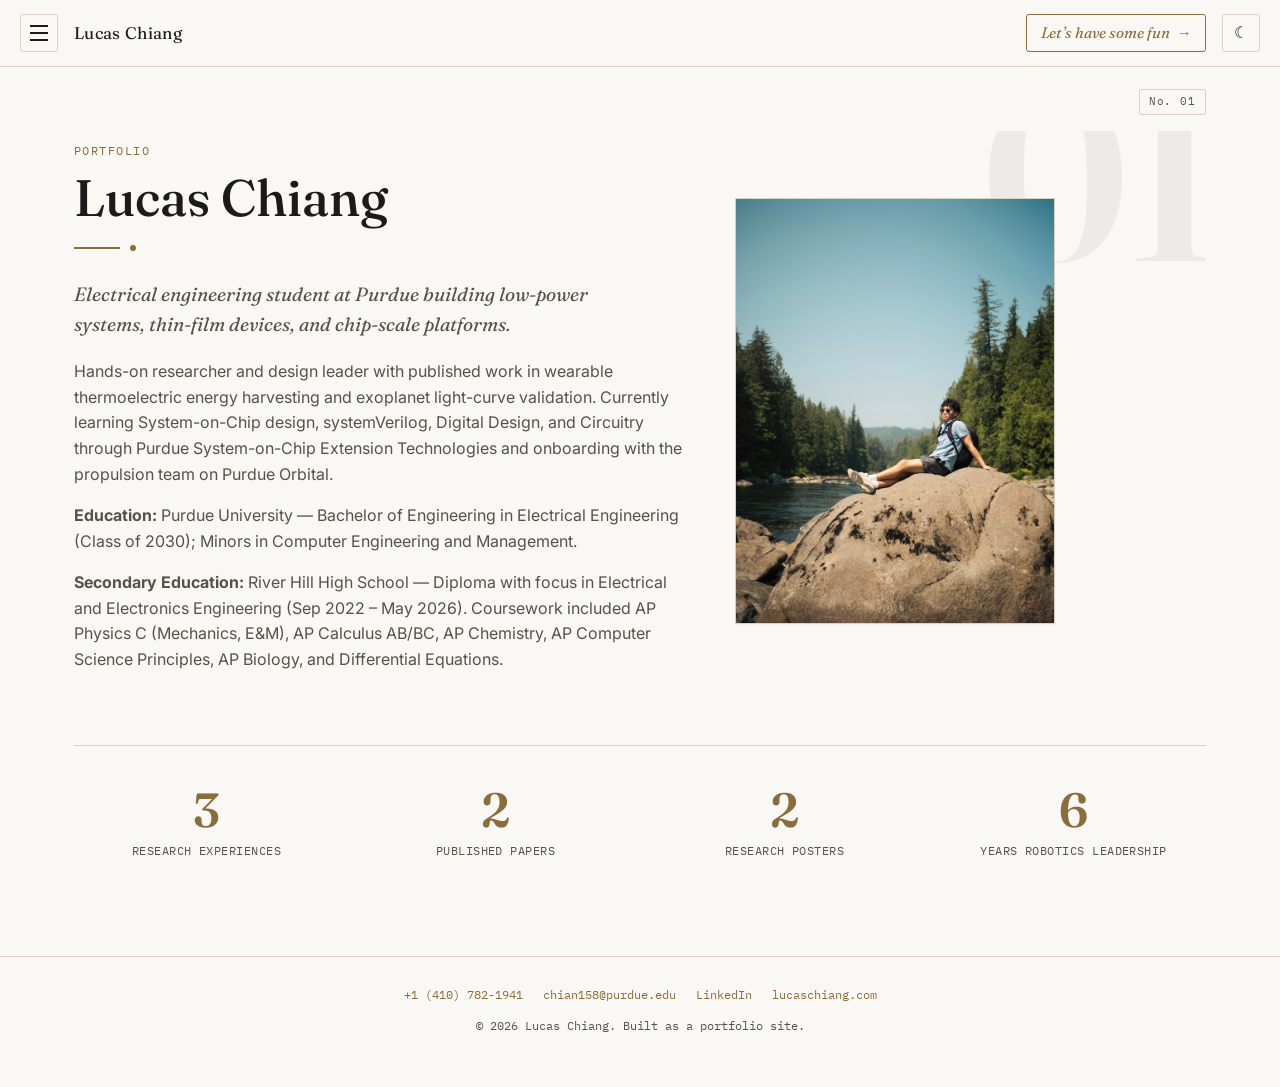
<file: index.html>
<!DOCTYPE html>
<html lang="en">
<head>
<script>
  (function () {
    var stored = localStorage.getItem('theme');
    var prefersDark = window.matchMedia('(prefers-color-scheme: dark)').matches;
    document.documentElement.setAttribute('data-theme', stored || (prefersDark ? 'dark' : 'light'));
  })();
</script>
<meta charset="UTF-8" />
<meta name="viewport" content="width=device-width, initial-scale=1.0" />
<title>Lucas Chiang — Portfolio</title>
<meta name="description" content="Lucas Chiang — Electrical Engineering student at Purdue University. Research in wearable thermoelectrics, thin films, exoplanet validation, and chip design.">
<link rel="icon" type="image/svg+xml" href="assets/favicon.svg">
<link rel="preconnect" href="https://fonts.googleapis.com">
<link rel="preconnect" href="https://fonts.gstatic.com" crossorigin>
<link href="https://fonts.googleapis.com/css2?family=Fraunces:ital,opsz,wght@0,9..144,400;0,9..144,500;0,9..144,600;1,9..144,500&family=IBM+Plex+Mono:wght@400;500&family=Inter:wght@400;500;600&display=swap" rel="stylesheet">
<link rel="stylesheet" href="style.css">
</head>
<body>

  <!-- Top bar -->
  <header class="topbar">
    <button class="menu-btn" id="menuBtn" aria-label="Open navigation" aria-expanded="false" aria-controls="navPanel">
      <span class="menu-line"></span>
      <span class="menu-line"></span>
      <span class="menu-line"></span>
    </button>
    <span class="topbar-title">Lucas Chiang</span>
    <span class="topbar-spacer" aria-hidden="true"></span>
    <a class="fun-link" href="fun.html">Let’s have some fun <span aria-hidden="true">→</span></a>
    <button class="theme-toggle" id="themeToggle" aria-label="Toggle dark mode">☾</button>
  </header>

  <!-- Slide-in nav panel, styled like a catalog index -->
  <nav class="nav-panel" id="navPanel" aria-hidden="true">
    <ol class="nav-list">
      <li><a href="#home" data-page="home"><span class="nav-num">01</span><span class="nav-label">Home</span></a></li>
      <li><a href="#research" data-page="research"><span class="nav-num">02</span><span class="nav-label">Research Projects</span></a></li>
      <li><a href="#experience" data-page="experience"><span class="nav-num">03</span><span class="nav-label">Experience &amp; Leadership</span></a></li>
      <li><a href="#skills" data-page="skills"><span class="nav-num">04</span><span class="nav-label">Skills</span></a></li>
      <li><a href="#timeline" data-page="timeline"><span class="nav-num">05</span><span class="nav-label">Interactive Timeline</span></a></li>
      <li><a href="assets/resume.pdf" target="_blank" rel="noopener"><span class="nav-num">06</span><span class="nav-label">Resume</span></a></li>
      <li><a href="fun.html" class="nav-fun"><span class="nav-num">07</span><span class="nav-label">Let’s have some fun</span></a></li>
    </ol>
  </nav>
  <div class="nav-overlay" id="navOverlay"></div>

  <main>
    <!-- HOME -->
    <section class="page" id="home" data-page="home">
      <div class="card-tab">No. 01</div>
      <div class="page-inner home-layout">
        <span class="page-num-bg" aria-hidden="true">01</span>
        <div class="home-text">
          <p class="eyebrow">Portfolio</p>
          <h1>Lucas Chiang</h1>
          <div class="title-rule"></div>
          <p class="tagline">Electrical engineering student at Purdue building low-power systems, thin-film devices, and chip-scale platforms.</p>
          <p class="body-copy">
            Hands-on researcher and design leader with published work in wearable thermoelectric energy harvesting
            and exoplanet light-curve validation. Currently learning System-on-Chip design, systemVerilog, Digital 
            Design, and Circuitry through Purdue System-on-Chip Extension Technologies and onboarding with the 
            propulsion team on Purdue Orbital.
          </p>
          <p class="body-copy">
            <strong>Education:</strong> Purdue University — Bachelor of Engineering in Electrical Engineering
            (Class of 2030); Minors in Computer Engineering and Management.
          </p>
          <p class="body-copy">
            <strong>Secondary Education:</strong> River Hill High School — Diploma with focus in Electrical and
            Electronics Engineering (Sep 2022 – May 2026). Coursework included AP Physics C (Mechanics, E&amp;M),
            AP Calculus AB/BC, AP Chemistry, AP Computer Science Principles, AP Biology, and Differential Equations.
          </p>
        </div>
        <figure class="photo-placeholder">
            <img src="assets/DSC_4863.jpg" alt="Lucas Chiang" class="photo-box photo-img">
        </figure>
      </div>

      <div class="stat-row">
        <div class="stat-block">
          <p class="stat-number">3</p>
          <p class="stat-label">Research Experiences</p>
        </div>
        <div class="stat-block">
          <p class="stat-number">2</p>
          <p class="stat-label">Published Papers</p>
        </div>
        <div class="stat-block">
          <p class="stat-number">2</p>
          <p class="stat-label">Research Posters</p>
        </div>
        <div class="stat-block">
          <p class="stat-number">6</p>
          <p class="stat-label">Years Robotics Leadership</p>
        </div>
      </div>
    </section>

    <!-- RESEARCH PROJECTS -->
    <section class="page" id="research" data-page="research">
      <div class="card-tab">No. 02</div>
      <div class="page-inner">
        <span class="page-num-bg" aria-hidden="true">02</span>
        <p class="eyebrow">Section 02</p>
        <h1>Research Projects</h1>
        <div class="title-rule"></div>

        <div class="entry-grid">
          <article class="entry">
            <figure class="photo-placeholder">
              <img src="assets/Thermoelectric.jpg" alt="Thermoelectric generator setup" class="photo-box photo-img">
            </figure>
            <h2>Sustainable Wearable Electronics — Thermoelectric Power Systems</h2>
            <p class="entry-meta">University of Maryland, Baltimore County — July 2025 – August 2026 · Baltimore, MD</p>
            <p class="body-copy">
              Designed a PCB/IC platform on a breadboard that generates an electrical pulse every few minutes
              using thermoelectric generators (TEGs)—sufficient to power a wearable electrocardiograph long
              enough to capture a reading. Led PCB fabrication and tested 10 trials across 4 TEG configurations
              with 3+ controlled environmental variables to identify the most efficient array.
            </p>
            <p class="body-copy">
              Published as: <em>"Utilization of Commercial Peltier Thermoelectric Generators
              for Continuous Wearable Device Use,"</em> Oxford Journal of Student Scholarship,
              June 2026. Found no significant gain from series TEGs but a clear improvement from heat sinks.
              <a href="https://www.oxfordjss.org/june-2026-vol-8-issue-2/utilization-of-commercial-peltier-thermoelectric-generators-for-continuous-wearable-device-use" target="_blank" rel="noopener">Read the publication →</a>
            </p>
          </article>

          <article class="entry">
            <figure class="photo-placeholder">
              <img src="assets/cmo-poster.jpg" alt="Research poster: Modulation of Electrical Transport and Structural Properties of CaMnO3 Epitaxial Thin Films" class="photo-box photo-img">
              <figcaption>Poster presented at Towson University — <a href="assets/cmo-thin-film-poster.pdf" target="_blank" rel="noopener">view full PDF</a></figcaption>
            </figure>
            <h2>Calcium Manganese Oxide Thin Films</h2>
            <p class="entry-meta">Towson University — July 2025 – August 2025 · Towson, MD</p>
            <p class="body-copy">
              Fabricated 10 CMO thin-film metal-oxide samples via pulsed laser deposition and measured
              electrical resistance with the four-point probe method. Gained ISO 7 clean-room experience
              while fluorinating 5+ films by spin-coating. Collaborated with graduate researchers to
              correlate structural properties (X-ray diffraction) with electrical transport behavior.
            </p>
          </article>

          <article class="entry">
            <figure class="photo-placeholder">
              <img src="assets/20201218_image2_lg.jpg" alt="Observatory / exoplanet research imagery" class="photo-box photo-img">
            </figure>
            <h2>Exoplanet Light Curve Validation (TOI 5868.01)</h2>
            <p class="entry-meta">George Mason University — Summer 2024 · Fairfax, VA</p>
            <p class="body-copy">
              Examined ground-based light-curve data from the George Mason Telescope with AstroImageJ
              to validate a TESS Object of Interest as a candidate exoplanet. Built a Python Jupyter
              Notebook pipeline that formatted 100+ images into light-curve data and performed the
              preliminary analysis of TOI 5868.01.
            </p>
            <p class="body-copy">
              Published as: <em>"Ground-Based Light Curve Follow-Up Validation Observations
              of TESS Object of Interest (TOI) 5868.01,"</em> George Mason MARS Repository,
              August 2024. Concluded a high likelihood that TOI 5868.01 is a genuine exoplanet,
              while noting further work is needed to rule out a false positive.
              <a href="https://digitalcollections.gmu.edu/record/76334?ln=en&p=Toi+5868.01&v=pdf" target="_blank" rel="noopener">Read the publication →</a>
            </p>
          </article>
        </div>
      </div>
    </section>

    <!-- EXPERIENCE & LEADERSHIP -->
    <section class="page" id="experience" data-page="experience">
      <div class="card-tab">No. 03</div>
      <div class="page-inner">
        <span class="page-num-bg" aria-hidden="true">03</span>
        <p class="eyebrow">Section 03</p>
        <h1>Experience &amp; Leadership</h1>
        <div class="title-rule"></div>

        <p class="group-label">Current Technical Roles — Purdue University</p>
        <div class="timeline">
          <div class="timeline-item">
            <figure class="photo-placeholder">
              <img src="assets/breadboard.jpg" alt="PCB research platform" class="photo-box photo-img">
            </figure>
            <div class="timeline-text">
              <h2>STARS Chip Design Program — Purdue SoCET</h2>
              <p class="entry-meta">Purdue System-on-Chip Extension Technologies · August 2026 – Present · West Lafayette, IN</p>
              <p class="body-copy">
                Building foundations in digital logic, circuit design, transistors, and SystemVerilog.
              </p>
            </div>
          </div>

          <div class="timeline-item">
            <figure class="photo-placeholder">
              <img src="assets/rocketry.jpg" alt="rocket" class="photo-box photo-img">
            </figure>
            <div class="timeline-text">
              <h2>Purdue Orbital - Propulsion</h2>
              <p class="entry-meta">September 2026 – Present · West Lafayette, IN</p>
              <p class="body-copy">
                Onboarding to the propulsion team with an interest in working on the Data Aquisition Systems (DAQ).
              </p>
            </div>
          </div>
        </div>

        <p class="group-label">Prior Research &amp; Professional Experience</p>
        <div class="timeline">
          <div class="timeline-item">
            <figure class="photo-placeholder">
              <img src="assets/Thermoelectric.jpg" alt="Wearable thermoelectric research" class="photo-box photo-img">
            </figure>
            <div class="timeline-text">
              <h2>Sustainable Wearable Electronics Researcher</h2>
              <p class="entry-meta">University of Maryland Baltimore County — July 2025 – August 2026 · Baltimore, MD · On-site</p>
              <p class="body-copy">
                Designed and fabricated a TEG-powered PCB/IC platform capable of generating periodic
                pulses to briefly power a wearable electrocardiograph. Executed 10 controlled trials
                across multiple TEG arrays and environmental variables; led PCB fabrication.
              </p>
            </div>
          </div>

          <div class="timeline-item">
            <figure class="photo-placeholder">
              <img src="assets/XRD.webp" alt="X-ray diffraction / thin film characterization" class="photo-box photo-img">
            </figure>
            <div class="timeline-text">
              <h2>Thin Films Research Intern</h2>
              <p class="entry-meta">Towson University — July 2025 – August 2025 · Towson, MD · On-site</p>
              <p class="body-copy">
                Fabricated 10 CMO thin-film samples by pulsed laser deposition, performed four-point
                probe resistance measurements, and completed ISO 7 clean-room fluorination of 5+ films.
                Collaborated with graduate researchers on XRD structural characterization.
              </p>
            </div>
          </div>

          <div class="timeline-item">
            <figure class="photo-placeholder">
              <img src="assets/TESS.png" alt="TESS / exoplanet data analysis" class="photo-box photo-img">
            </figure>
            <div class="timeline-text">
              <h2>NASA Data Science &amp; Scholarly Research Intern</h2>
              <p class="entry-meta">George Mason University, Schar School — Summer 2024 · Fairfax, VA</p>
              <p class="body-copy">
                Analyzed ground-based light-curve data with AstroImageJ and a custom Python Jupyter
                Notebook pipeline (100+ images) to validate exoplanet candidate TOI 5868.01 against
                JWST expectations. Results published in the George Mason MARS Repository.
              </p>
            </div>
          </div>

          <div class="timeline-item">
            <figure class="photo-placeholder">
              <img src="assets/swim.avif" alt="Swim instruction" class="photo-box photo-img">
            </figure>
            <div class="timeline-text">
              <h2>Swim Instructor</h2>
              <p class="entry-meta">Columbia Association — June 2023 – January 2025 · Columbia, MD · Part-time</p>
              <p class="body-copy">
                Taught children ages 6–12 the four basic strokes and foundational water skills.
                Led large classes and tracked individual progress across six-week sessions to refine lesson plans.
              </p>
            </div>
          </div>
        </div>

        <p class="group-label">Leadership</p>
        <div class="entry-grid">
          <article class="entry">
            <figure class="photo-placeholder">
              <img src="assets/FTC(1).png" alt="FIRST Tech Challenge robot / team" class="photo-box photo-img">
            </figure>
            <h2>Design Leader &amp; Outreach Lead — Team 18996</h2>
            <p class="entry-meta">FIRST Tech Challenge (STATIC) — September 2020 – June 2026 · Clarksville, MD</p>
            <p class="body-copy">
              Directed design-team meetings and applied risk-management methods to guide 30+ subsystem
              requirements and 20+ 3D-printed/CNC prototypes each season. Wired robot electrical systems
              and iterated intake/transfer mechanisms more than 10 times; 3D-printed over half the robot’s
              parts in Fusion 360. Led outreach for three years, securing 10+ sponsors and teaching STEM
              to underserved youth in Baltimore (raised over $10,000 in a single year).
            </p>
          </article>

          <article class="entry">
            <figure class="photo-placeholder">
              <img src="assets/DSC_5759.jpg" alt="Student leadership activities" class="photo-box photo-img">
            </figure>
            <h2>Student Leadership — River Hill High School</h2>
            <p class="entry-meta">September 2022 – May 2026</p>
            <p class="body-copy">
              Co-President and Founder of the River Hill Economics Club and Engineering Club.
              Captain of Cross Country and member of Track &amp; Field. Vice President of the
              Maryland Technology Honor Society (River Hill Chapter). Section Leader in the
              River Hill Marching Band and Wind Ensemble.
            </p>
          </article>
        </div>
      </div>
    </section>

    <!-- SKILLS -->
    <section class="page" id="skills" data-page="skills">
      <div class="card-tab">No. 04</div>
      <div class="page-inner">
        <span class="page-num-bg" aria-hidden="true">04</span>
        <p class="eyebrow">Section 04</p>
        <h1>Skills</h1>
        <div class="title-rule"></div>
        <figure class="photo-placeholder">
          <img src="assets/EE Circuit Experiment.jpg" alt="Electrical engineering lab work" class="photo-box photo-img">
        </figure>

        <div class="tag-grid">
          <div class="tag-card">
            <h2>Hardware</h2>
            <p class="body-copy">PCB Design &amp; Manufacturing, Digital Logic Design, Circuit Design, Integrated Circuits, Materials Characterization, Pulsed Laser Deposition, Four-point Probe, X-ray Diffraction.</p>
          </div>
          <div class="tag-card">
            <h2>Programming</h2>
            <p class="body-copy">Python, C, SystemVerilog, MATLAB, Java. Jupyter Notebook pipelines, light-curve analysis, data formatting and visualization.</p>
          </div>
          <div class="tag-card">
            <h2>Tools &amp; Platforms</h2>
            <p class="body-copy">Linux, Fusion 360, STK, AstroImageJ, clean-room spin-coating.</p>
          </div>
          <div class="tag-card">
            <h2>Leadership &amp; Research Practice</h2>
            <p class="body-copy">Project &amp; risk management, sponsorship development, academic publishing, technical writing, STEM outreach, team design leadership.</p>
          </div>
        </div>
      </div>
    </section>

    <!-- INTERACTIVE TIMELINE -->
    <section class="page" id="timeline" data-page="timeline">
      <div class="card-tab">No. 05</div>
      <div class="page-inner">
        <span class="page-num-bg" aria-hidden="true">05</span>
        <p class="eyebrow">Section 05</p>
        <h1>Interactive Timeline</h1>
        <div class="title-rule"></div>
        <p class="body-copy">Scroll sideways (or click-and-drag) to move through each stop along the way.</p>
      </div>

      <div class="htl-wrap">
        <div class="htl-scroll">
        <div class="htl-track">

          <div class="htl-item htl-above">
            <div class="htl-card">
              <div class="htl-icon" aria-hidden="true">
                <svg viewBox="0 0 24 24" fill="none" stroke="currentColor" stroke-width="1.6" stroke-linecap="round" stroke-linejoin="round">
                  <circle cx="12" cy="12" r="3.2"/>
                  <path d="M12 2.5v3M12 18.5v3M2.5 12h3M18.5 12h3M5.1 5.1l2.1 2.1M16.8 16.8l2.1 2.1M5.1 18.9l2.1-2.1M16.8 7.2l2.1-2.1"/>
                </svg>
              </div>
              <p class="epoch-date">Sep 2020</p>
              <h2 class="htl-title">Design &amp; Outreach Leader<br>Team 18996, FIRST Tech Challenge</h2>
              <p class="body-copy">
                Joined FTC Team 18996 (STATIC). Over six seasons led design meetings for 30+ subsystem
                requirements, iterated 20+ prototypes, wired electrical systems, and ran outreach that
                secured 10+ sponsors and raised over $10,000 in one year.
              </p>
            </div>
            <div class="htl-stem"></div>
            <div class="htl-dot"></div>
          </div>

          <div class="htl-item htl-below">
            <div class="htl-dot"></div>
            <div class="htl-stem"></div>
            <div class="htl-card">
              <div class="htl-icon" aria-hidden="true">
                <svg viewBox="0 0 24 24" fill="none" stroke="currentColor" stroke-width="1.6" stroke-linecap="round" stroke-linejoin="round">
                  <path d="M5 21V4"/>
                  <path d="M5 4h13l-3 4 3 4H5"/>
                </svg>
              </div>
              <p class="epoch-date">Sep 2022</p>
              <h2 class="htl-title">Student Leadership Begins<br>River Hill High School</h2>
              <p class="body-copy">
                Founded and co-presided over the Economics and Engineering Clubs, served as
                Cross Country captain, Maryland Technology Honor Society vice president, and
                marching-band section leader.
              </p>
            </div>
          </div>

          <div class="htl-item htl-above">
            <div class="htl-card">
              <div class="htl-icon" aria-hidden="true">
                <svg viewBox="0 0 24 24" fill="none" stroke="currentColor" stroke-width="1.6" stroke-linecap="round" stroke-linejoin="round">
                  <path d="M2 9c1.7-1.7 3.3-1.7 5 0s3.3 1.7 5 0 3.3-1.7 5 0 3.3 1.7 5 0"/>
                  <path d="M2 15c1.7-1.7 3.3-1.7 5 0s3.3 1.7 5 0 3.3-1.7 5 0 3.3 1.7 5 0"/>
                </svg>
              </div>
              <p class="epoch-date">Jun 2023</p>
              <h2 class="htl-title">Swim Instructor<br>Columbia Association</h2>
              <p class="body-copy">
                Taught ages 6–12 the four basic strokes and water safety, leading large classes
                and tracking individual progress over six-week sessions.
              </p>
            </div>
            <div class="htl-stem"></div>
            <div class="htl-dot"></div>
          </div>

          <div class="htl-item htl-below">
            <div class="htl-dot"></div>
            <div class="htl-stem"></div>
            <div class="htl-card">
              <div class="htl-icon" aria-hidden="true">
                <svg viewBox="0 0 24 24" fill="none" stroke="currentColor" stroke-width="1.6" stroke-linecap="round" stroke-linejoin="round">
                  <path d="M12 2c3 2 4 6 4 10l-4 4-4-4c0-4 1-8 4-10z"/>
                  <path d="M8 14l-3 5 5-3"/>
                  <path d="M16 14l3 5-5-3"/>
                  <circle cx="12" cy="9" r="1.4"/>
                </svg>
              </div>
              <p class="epoch-date">Summer 2024</p>
              <h2 class="htl-title">NASA Research Intern<br>George Mason University</h2>
              <p class="body-copy">
                Built a Python + AstroImageJ pipeline for 100+ images to validate exoplanet
                candidate TOI 5868.01. Work published in the George Mason MARS Repository.
              </p>
            </div>
          </div>

          <div class="htl-item htl-above">
            <div class="htl-card">
              <div class="htl-icon" aria-hidden="true">
                <svg viewBox="0 0 24 24" fill="none" stroke="currentColor" stroke-width="1.6" stroke-linecap="round" stroke-linejoin="round">
                  <path d="M13 2 4 14h6l-1 8 9-12h-6z"/>
                </svg>
              </div>
              <p class="epoch-date">Jul 2025</p>
              <h2 class="htl-title">Wearable Thermoelectrics<br>UMBC</h2>
              <p class="body-copy">
                Designed TEG-powered PCB platforms for wearable ECG use, ran 10 controlled trials,
                led fabrication, and published findings in the Oxford Journal of Student Scholarship.
              </p>
            </div>
            <div class="htl-stem"></div>
            <div class="htl-dot"></div>
          </div>

          <div class="htl-item htl-below">
            <div class="htl-dot"></div>
            <div class="htl-stem"></div>
            <div class="htl-card">
              <div class="htl-icon" aria-hidden="true">
                <svg viewBox="0 0 24 24" fill="none" stroke="currentColor" stroke-width="1.6" stroke-linecap="round" stroke-linejoin="round">
                  <path d="M9 2h6"/>
                  <path d="M10 2v6l-5.5 9.5A2 2 0 0 0 6.2 21h11.6a2 2 0 0 0 1.7-3.5L14 8V2"/>
                  <path d="M7 15h10"/>
                </svg>
              </div>
              <p class="epoch-date">Jul 2025</p>
              <h2 class="htl-title">CMO Thin Film Research<br>Towson University</h2>
              <p class="body-copy">
                Grew 10 calcium manganese oxide thin films by pulsed laser deposition, fluorinated
                films in an ISO 7 clean room, and characterized them with XRD and four-point probe.
              </p>
            </div>
          </div>

          <div class="htl-item htl-above">
            <div class="htl-card">
              <div class="htl-icon" aria-hidden="true">
                <svg viewBox="0 0 24 24" fill="none" stroke="currentColor" stroke-width="1.6" stroke-linecap="round" stroke-linejoin="round">
                  <rect x="3" y="3" width="7" height="7" rx="1"/>
                  <rect x="14" y="3" width="7" height="7" rx="1"/>
                  <rect x="3" y="14" width="7" height="7" rx="1"/>
                  <rect x="14" y="14" width="7" height="7" rx="1"/>
                </svg>
              </div>
              <p class="epoch-date">Aug 2026</p>
              <h2 class="htl-title">Purdue SoCET </h2>
              <p class="body-copy">
                Joined the STARS Chip Design Program (KiCAD, systemVerilog, Digital Logic, Circuitry)
              </p>
            </div>
            <div class="htl-stem"></div>
            <div class="htl-dot"></div>
          </div>

          <div class="htl-item htl-below">
            <div class="htl-dot"></div>
            <div class="htl-stem"></div>
            <div class="htl-card">
              <div class="htl-icon" aria-hidden="true">
                <svg viewBox="0 0 24 24" fill="none" stroke="currentColor" stroke-width="1.6" stroke-linecap="round" stroke-linejoin="round">
                  <path d="M12 2v4"/>
                  <path d="M12 18v4"/>
                  <path d="M4.93 4.93l2.83 2.83"/>
                  <path d="M16.24 16.24l2.83 2.83"/>
                  <path d="M2 12h4"/>
                  <path d="M18 12h4"/>
                  <path d="M4.93 19.07l2.83-2.83"/>
                  <path d="M16.24 7.76l2.83-2.83"/>
                  <circle cx="12" cy="12" r="3"/>
                </svg>
              </div>
              <p class="epoch-date">Sept 2026</p>
              <h2 class="htl-title">Purdue Orbital<br>Propulsion Member</h2>
              <p class="body-copy">
                Began onboarding for propulsion team.
              </p>
            </div>
          </div>

        </div>
      </div>
      </div>
    </section>
  </main>

  <footer class="site-footer">
    <div class="footer-contact">
      <a href="tel:+14107821941">+1 (410) 782-1941</a>
      <a href="mailto:chian158@purdue.edu">chian158@purdue.edu</a>
      <a href="https://linkedin.com/in/lucas-chiang-153822381" target="_blank" rel="noopener">LinkedIn</a>
      <a href="https://lucaschiang.com" target="_blank" rel="noopener">lucaschiang.com</a>
    </div>
    <p>© <span id="year"></span> Lucas Chiang. Built as a portfolio site.</p>
  </footer>

<script src="script.js"></script>
</body>
</html>
</file>
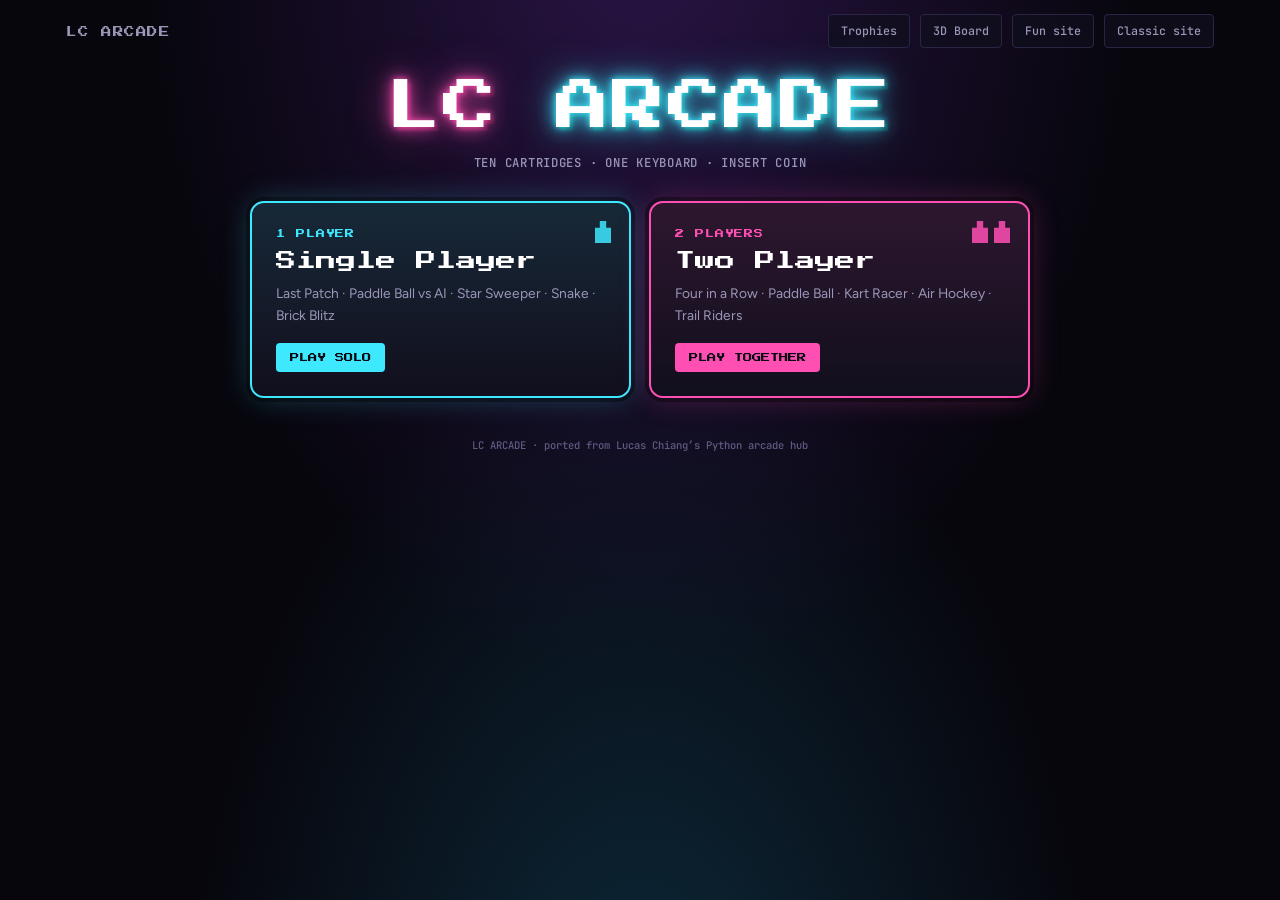
<file: arcade.html>
<!doctype html>
<html lang="en">
<head>
<meta charset="UTF-8">
<meta name="viewport" content="width=device-width, initial-scale=1.0, viewport-fit=cover">
<meta name="description" content="LC Arcade — nine retro games by Lucas Chiang. Four solo, five for two players on one keyboard.">
<title>LC Arcade</title>
<link rel="icon" type="image/svg+xml" href="assets/favicon.svg">
<link rel="preconnect" href="https://fonts.googleapis.com">
<link rel="preconnect" href="https://fonts.gstatic.com" crossorigin>
<link rel="stylesheet" href="https://fonts.googleapis.com/css2?family=Press+Start+2P&family=JetBrains+Mono:wght@400;500;700&family=Figtree:wght@400;500;600&display=swap">
<style>
/* One committed look: an arcade cabinet in a dark room. Neon marquee, CRT glass, cartridge slots. */
:root{
  --bg:#07060d; --panel:#110f1d; --panel2:#181530; --fg:#f2f0ff; --muted:#9a96b8; --line:#2a2546;
  --cyan:#3ee8ff; --pink:#ff4fb3; --amber:#ffc23e; --green:#46f08f; --red:#ff5b6b; --violet:#a98bff;
  --pixel:"Press Start 2P",ui-monospace,monospace; --mono:"JetBrains Mono",ui-monospace,Menlo,monospace; --body:"Figtree",system-ui,sans-serif;
  color-scheme:dark;
}
*{box-sizing:border-box}
[hidden]{display:none!important}
html,body{margin:0;min-height:100%;background:var(--bg);color:var(--fg);font:15px/1.6 var(--body);-webkit-font-smoothing:antialiased}
body{background:radial-gradient(ellipse at 50% -10%,#2a1446 0%,transparent 55%),radial-gradient(ellipse at 50% 120%,#0d2a3a 0%,transparent 50%),var(--bg);min-height:100vh}
a{color:inherit}
button{font:inherit;color:inherit}
:focus-visible{outline:2px solid var(--amber);outline-offset:3px}
.wrap{max-width:1180px;margin:0 auto;padding-inline:16px;padding-block:0}

/* top bar */
.top{display:flex;align-items:center;gap:10px;flex-wrap:wrap;padding:calc(14px + env(safe-area-inset-top,0px)) 0 10px}
.top .sp{flex:1}
.lnk{display:inline-flex;align-items:center;gap:6px;height:34px;padding:0 12px;border:1px solid var(--line);border-radius:4px;text-decoration:none;font:500 .78rem var(--mono);color:var(--muted);background:rgba(17,15,29,.7)}
.lnk:hover{color:var(--fg);border-color:var(--cyan)}
.brand{font:400 .7rem var(--pixel);letter-spacing:.06em;text-decoration:none;color:var(--muted)}

/* marquee */
.marquee{margin:18px auto 8px;text-align:center;position:relative}
.marquee h1{margin:0;font:400 clamp(1.6rem,6vw,3.6rem)/1.15 var(--pixel);letter-spacing:.04em;color:#fff;
  text-shadow:0 0 6px var(--pink),0 0 18px var(--pink),0 0 42px rgba(255,79,179,.6),4px 4px 0 #3a0f2e}
.marquee h1 span{color:#fff;text-shadow:0 0 6px var(--cyan),0 0 18px var(--cyan),0 0 42px rgba(62,232,255,.6),4px 4px 0 #0b2b33}
.marquee p{margin:16px 0 0;font:500 .82rem var(--mono);color:var(--muted);letter-spacing:.06em}
.flick{animation:flick 6s infinite}
@keyframes flick{0%,96%,100%{opacity:1}97%{opacity:.55}98%{opacity:1}99%{opacity:.7}}
@media (prefers-reduced-motion: reduce){.flick{animation:none}}

/* mode picker */
.modes{display:grid;grid-template-columns:repeat(2,minmax(0,1fr));gap:18px;margin:30px auto 0;max-width:780px}
.mode{all:unset;cursor:pointer;position:relative;padding:26px 24px 24px;border:2px solid var(--c);border-radius:14px;background:linear-gradient(180deg,color-mix(in srgb,var(--c) 12%,var(--panel)),var(--panel));
  box-shadow:0 0 0 4px rgba(0,0,0,.4),0 0 30px color-mix(in srgb,var(--c) 25%,transparent);transition:transform .15s,box-shadow .15s;overflow:hidden}
.mode:hover,.mode:focus-visible{transform:translateY(-4px);box-shadow:0 0 0 4px rgba(0,0,0,.4),0 0 44px color-mix(in srgb,var(--c) 45%,transparent)}
.mode:focus-visible{outline:2px solid var(--amber);outline-offset:4px}
.mode .k{font:400 .6rem var(--pixel);color:var(--c);letter-spacing:.1em}
.mode h2{margin:10px 0 8px;font:400 clamp(1rem,2.6vw,1.35rem)/1.3 var(--pixel);color:#fff}
.mode p{margin:0;color:var(--muted);font-size:.92rem}
.mode .go{display:inline-block;margin-top:16px;font:400 .62rem var(--pixel);padding:10px 14px;background:var(--c);color:#0a0812;border-radius:4px}
.mode .players{position:absolute;right:18px;top:18px;display:flex;gap:6px}
.mode .players i{width:16px;height:22px;background:var(--c);clip-path:polygon(30% 0,70% 0,70% 30%,100% 30%,100% 100%,0 100%,0 30%,30% 30%);opacity:.85}
@media (max-width:640px){.modes{grid-template-columns:1fr}}

/* game grid */
.sec-h{display:flex;align-items:center;gap:12px;flex-wrap:wrap;margin:26px 0 16px}
.sec-h h2{margin:0;font:400 clamp(.9rem,2.4vw,1.2rem) var(--pixel);color:#fff}
.sec-h p{margin:0;color:var(--muted);font:500 .78rem var(--mono)}
.sec-h .sp{flex:1}
.grid{display:grid;gap:16px;margin:0 auto}
.grid.solo{grid-template-columns:repeat(2,minmax(0,1fr));max-width:860px}
.grid.duo{grid-template-columns:repeat(6,minmax(0,1fr))}
.grid.duo .cart{grid-column:span 2}.grid.duo .cart:nth-child(4){grid-column:2 / span 2}
@media (max-width:900px){.grid.duo{grid-template-columns:repeat(2,minmax(0,1fr))}.grid.duo .cart,.grid.duo .cart:nth-child(4){grid-column:auto}}
@media (max-width:600px){.grid.solo,.grid.duo{grid-template-columns:1fr}}
.cart{all:unset;cursor:pointer;display:flex;flex-direction:column;border-radius:10px;background:var(--panel);border:1.5px solid var(--line);overflow:hidden;transition:transform .15s,border-color .15s,box-shadow .15s;position:relative}
.cart:hover,.cart:focus-visible{transform:translateY(-3px);border-color:var(--c);box-shadow:0 0 28px color-mix(in srgb,var(--c) 30%,transparent)}
.cart:focus-visible{outline:2px solid var(--amber);outline-offset:3px}
.cart .shot{position:relative;aspect-ratio:800/560;background:#000;border-bottom:1.5px solid var(--line)}
.cart canvas{width:100%;height:100%;display:block}
.cart .shot::after{content:"";position:absolute;inset:0;background:repeating-linear-gradient(0deg,rgba(0,0,0,.18) 0 1px,transparent 1px 3px);pointer-events:none}
.cart .meta{padding:12px 14px 14px;display:flex;flex-direction:column;gap:4px}
.cart h3{margin:0;font:400 .72rem/1.5 var(--pixel);color:#fff}
.cart .d{color:var(--muted);font-size:.86rem}
.cart .ctl{font:500 .7rem var(--mono);color:var(--c);letter-spacing:.03em}
.cart .best{position:absolute;top:8px;right:8px;font:500 .62rem var(--mono);background:rgba(7,6,13,.85);border:1px solid var(--c);color:var(--c);padding:3px 7px;border-radius:3px}
.cart.wide{grid-column:1 / -1;flex-direction:row}.cart.wide .shot{flex:0 0 46%;aspect-ratio:auto;min-height:190px;border-bottom:0;border-right:1.5px solid var(--line)}.cart.wide .meta{justify-content:center}
@media (max-width:600px){.cart.wide{flex-direction:column}.cart.wide .shot{flex:none;aspect-ratio:800/560;min-height:0;border-right:0;border-bottom:1.5px solid var(--line)}}
.cart.locked{cursor:default;opacity:.55;filter:saturate(.25)}.cart.locked:hover{transform:none;box-shadow:none;border-color:var(--line)}
.cart.locked .shot{display:grid;place-items:center;background:repeating-linear-gradient(45deg,#0d0b16 0 10px,#110e1c 10px 20px)}.cart.locked .lockic{font:400 2rem var(--pixel);color:#5f5a80}
.cart .new{position:absolute;top:8px;left:8px;font:400 .5rem var(--pixel);background:var(--amber);color:#140e02;padding:4px 6px;border-radius:3px}
.cart .notch{position:absolute;top:0;left:50%;width:46px;height:8px;margin-left:-23px;background:var(--bg);border-radius:0 0 6px 6px}
.back{all:unset;cursor:pointer;font:400 .6rem var(--pixel);padding:10px 14px;border:1.5px solid var(--line);border-radius:4px;color:var(--muted)}
.back:hover{color:#fff;border-color:var(--cyan)}.back:focus-visible{outline:2px solid var(--amber)}

/* cabinet / game view */
.cab{margin:10px auto 0;max-width:min(1000px,calc((100vh - 170px) * 1.4286 + 40px));}
.cab-bar{display:flex;align-items:center;gap:10px;flex-wrap:wrap;margin-bottom:10px}
.cab-bar h2{margin:0;font:400 clamp(.75rem,2vw,1rem) var(--pixel);color:#fff}
.cab-bar .st{margin-left:auto;font:500 .8rem var(--mono);color:var(--amber);font-variant-numeric:tabular-nums}
.bezel{position:relative;padding:18px;border-radius:22px;background:linear-gradient(160deg,#221d3c,#0e0c1a);box-shadow:inset 0 0 0 2px #2f2852,0 20px 60px rgba(0,0,0,.6),0 0 60px color-mix(in srgb,var(--c,#3ee8ff) 18%,transparent)}
.screen{position:relative;aspect-ratio:800/560;border-radius:14px;overflow:hidden;background:#000;box-shadow:inset 0 0 40px rgba(0,0,0,.9)}
.screen canvas{position:absolute;inset:0;width:100%;height:100%;display:block;touch-action:none}
.screen::after{content:"";position:absolute;inset:0;pointer-events:none;background:repeating-linear-gradient(0deg,rgba(0,0,0,.16) 0 1px,transparent 1px 3px),radial-gradient(ellipse at center,transparent 60%,rgba(0,0,0,.55));}
.ovl{position:absolute;inset:0;display:grid;place-items:center;text-align:center;padding:16px;background:rgba(5,4,12,.66);backdrop-filter:blur(2px);z-index:2}
.ovl h3{margin:0 0 10px;font:400 clamp(1rem,3.6vw,1.8rem)/1.4 var(--pixel);color:#fff;text-shadow:0 0 14px var(--c,#3ee8ff)}
.ovl p{margin:0 auto 14px;max-width:46ch;color:#d6d2f0;font-size:.95rem}
.ovl .keys{display:flex;gap:6px;flex-wrap:wrap;justify-content:center;margin:0 0 18px}
.ovl .keys span{font:500 .72rem var(--mono);border:1px solid var(--line);background:rgba(17,15,29,.8);padding:4px 9px;border-radius:4px;color:var(--fg)}
.btn{all:unset;cursor:pointer;font:400 .62rem var(--pixel);padding:12px 16px;border-radius:4px;background:var(--c,#3ee8ff);color:#0a0812;margin:0 4px}
.btn.alt{background:transparent;border:1.5px solid var(--line);color:var(--fg)}
.btn:focus-visible{outline:2px solid #fff;outline-offset:3px}
.blink{animation:blink 1.1s steps(1) infinite}
@keyframes blink{50%{opacity:0}}
@media (prefers-reduced-motion: reduce){.blink{animation:none}}
.hint{margin-top:10px;text-align:center;font:500 .72rem var(--mono);color:var(--muted)}
.touch-note{margin-top:8px;text-align:center;font:500 .74rem var(--mono);color:var(--amber)}
.foot{margin:40px 0 24px;text-align:center;font:500 .7rem var(--mono);color:#5f5a80}
</style>
</head>
<body>
<div class="wrap">
  <header class="top">
    <a class="brand" href="#" id="homeLink">LC ARCADE</a><span class="sp"></span>
    <a class="lnk" href="trophies.html">Trophies</a><a class="lnk" href="board.html">3D Board</a><a class="lnk" href="fun.html">Fun site</a><a class="lnk" href="index.html">Classic site</a>
  </header>

  <!-- HOME -->
  <section id="vHome">
    <div class="marquee"><h1 class="flick">LC <span>ARCADE</span></h1><p>TEN CARTRIDGES · ONE KEYBOARD · INSERT COIN</p></div>
    <div class="modes">
      <button class="mode" type="button" data-mode="solo" style="--c:var(--cyan)"><span class="players"><i></i></span><div class="k">1 PLAYER</div><h2>Single Player</h2><p>Last Patch · Paddle Ball vs AI · Star Sweeper · Snake · Brick Blitz</p><span class="go">PLAY SOLO</span></button>
      <button class="mode" type="button" data-mode="duo" style="--c:var(--pink)"><span class="players"><i></i><i></i></span><div class="k">2 PLAYERS</div><h2>Two Player</h2><p>Four in a Row · Paddle Ball · Kart Racer · Air Hockey · Trail Riders</p><span class="go">PLAY TOGETHER</span></button>
    </div>
  </section>

  <!-- GAME LIST -->
  <section id="vList" hidden>
    <div class="sec-h"><button class="back" type="button" data-nav="home">← BACK</button><h2 id="listTitle"></h2><p id="listSub"></p></div>
    <div class="grid" id="grid"></div>
  </section>

  <!-- GAME -->
  <section id="vGame" hidden>
    <div class="cab">
      <div class="cab-bar"><button class="back" type="button" id="gBack">← MENU</button><h2 id="gTitle"></h2><span class="st" id="gStatus"></span></div>
      <div class="bezel" id="bezel"><div class="screen"><canvas id="cv" width="800" height="560" aria-label="Game screen"></canvas>
        <div class="ovl" id="ovl"><div><h3 id="oTitle"></h3><p id="oText"></p><div class="keys" id="oKeys"></div><div id="oBtns"></div></div></div></div></div>
      <div class="hint" id="gHint">Esc pauses · P pauses · M returns to the menu</div>
      <div class="touch-note" id="touchNote" hidden>Two-player games need a keyboard.</div>
    </div>
  </section>
  <div class="foot">LC ARCADE · ported from Lucas Chiang’s Python arcade hub</div>
</div>

<script src="achievements.js"></script>
<script>
(function(){
'use strict';
const W=800,H=560,$=s=>document.querySelector(s);
const coarse=matchMedia('(pointer: coarse)').matches;
const store={get(k){try{return localStorage.getItem(k)}catch(e){return null}},set(k,v){try{localStorage.setItem(k,v)}catch(e){}}};
const rnd=(a,b)=>a+Math.random()*(b-a),pick=a=>a[Math.random()*a.length|0],clamp=(v,a,b)=>Math.max(a,Math.min(b,v));
const C={cyan:'#3ee8ff',pink:'#ff4fb3',amber:'#ffc23e',green:'#46f08f',red:'#ff5b6b',violet:'#a98bff',fg:'#f2f0ff',muted:'#9a96b8'};
function glowRect(g,x,y,w,h,col,b){g.save();g.shadowColor=col;g.shadowBlur=b==null?14:b;g.fillStyle=col;g.fillRect(x,y,w,h);g.restore()}
function glowCirc(g,x,y,r,col,b){g.save();g.shadowColor=col;g.shadowBlur=b==null?16:b;g.fillStyle=col;g.beginPath();g.arc(x,y,r,0,6.283);g.fill();g.restore()}
function txt(g,s,x,y,sz,col,al,font){g.font=`${sz}px ${font||'"Press Start 2P",monospace'}`;g.fillStyle=col;g.textAlign=al||'center';g.textBaseline='middle';g.fillText(s,x,y);g.textAlign='left';g.textBaseline='alphabetic'}
function rr(g,x,y,w,h,r){g.beginPath();if(g.roundRect)g.roundRect(x,y,w,h,r);else g.rect(x,y,w,h)}

/* ================= GAMES ================= */
const G={};

/* ---------- Paddle Ball (vs AI / 2P) ---------- */
function paddleBall(vsAI){return{
  title:vsAI?'Paddle Ball':'Paddle Ball 2P',color:C.cyan,
  keys:vsAI?['↑ ↓ or W S','Mouse / touch','First to 7']:['P1: W S','P2: ↑ ↓','First to 7'],
  desc:vsAI?'Rally against the CPU paddle. The ball speeds up with every hit.':'Left vs right on one keyboard. First to seven.',
  init(){this.PW=14;this.PH=90;this.BS=14;this.p1=H/2-45;this.p2=H/2-45;this.s=[0,0];this.trail=[];this.serve(pick([-1,1]))},
  serve(d){this.bx=W/2;this.by=H/2;this.vx=6*d;this.vy=pick([-4,-3,3,4]);this.wait=40},
  step(k,api){const sp=9;if(vsAI){if(k.has('ArrowUp')||k.has('KeyW'))this.p1-=sp;if(k.has('ArrowDown')||k.has('KeyS'))this.p1+=sp;if(this.ptr!=null)this.p1+=(this.ptr-this.PH/2-this.p1)*.35;
      const t=this.by-this.PH/2+(this.vx>0?0:(H/2-this.by)*.5);if(Math.abs(t-this.p2)>5.5)this.p2+=t>this.p2?5.5:-5.5}
    else{if(k.has('KeyW'))this.p1-=sp;if(k.has('KeyS'))this.p1+=sp;if(k.has('ArrowUp'))this.p2-=sp;if(k.has('ArrowDown'))this.p2+=sp}
    this.p1=clamp(this.p1,0,H-this.PH);this.p2=clamp(this.p2,0,H-this.PH);
    if(this.wait>0){this.wait--;return}
    this.bx+=this.vx;this.by+=this.vy;this.trail.push([this.bx,this.by]);if(this.trail.length>12)this.trail.shift();
    if(this.by<=0||this.by>=H-this.BS){this.vy*=-1;this.by=clamp(this.by,0,H-this.BS);api.sfx('wall')}
    const hit=(py,dir)=>{const off=((this.by+this.BS/2)-(py+this.PH/2))/(this.PH/2);this.vx=dir*Math.min(15,Math.abs(this.vx)*1.05);this.vy=clamp(this.vy+off*3.2,-11,11);api.sfx('hit')};
    if(this.vx<0&&this.bx<=30+this.PW&&this.bx>=14&&this.by+this.BS>=this.p1&&this.by<=this.p1+this.PH){this.bx=30+this.PW;hit(this.p1,1)}
    if(this.vx>0&&this.bx+this.BS>=W-30-this.PW&&this.bx<=W-14&&this.by+this.BS>=this.p2&&this.by<=this.p2+this.PH){this.bx=W-30-this.PW-this.BS;hit(this.p2,-1)}
    if(this.bx<-20){this.s[1]++;api.sfx('point');this.serve(1)}else if(this.bx>W+20){this.s[0]++;api.sfx('point');this.serve(-1)}
    const R=vsAI?'CPU':'P2';api.status(`P1 ${this.s[0]} — ${this.s[1]} ${R}`);
    if(Math.max(...this.s)>=7){const p1=this.s[0]>this.s[1];api.over(p1?'PLAYER 1 WINS':(vsAI?'CPU WINS':'PLAYER 2 WINS'),`${this.s[0]} – ${this.s[1]}`,vsAI&&p1?{key:'paddle',val:this.s[0]-this.s[1],label:'margin'}:null)}},
  draw(g){g.fillStyle='#05060f';g.fillRect(0,0,W,H);for(let y=8;y<H;y+=28)glowRect(g,W/2-3,y,6,14,'rgba(169,139,255,.6)',6);
    txt(g,String(this.s[0]),W/2-90,60,40,'rgba(62,232,255,.5)');txt(g,String(this.s[1]),W/2+90,60,40,'rgba(255,79,179,.5)');
    glowRect(g,30,this.p1,this.PW,this.PH,C.cyan,18);glowRect(g,W-30-this.PW,this.p2,this.PW,this.PH,C.pink,18);
    this.trail.forEach(([x,y],i)=>{g.fillStyle=`rgba(255,255,255,${i/30})`;g.fillRect(x+3,y+3,this.BS-6,this.BS-6)});glowRect(g,this.bx,this.by,this.BS,this.BS,'#fff',16)},
  pointer(t,x,y){if(vsAI)this.ptr=t==='up'?null:y}
}}
G.paddle=paddleBall(true);G.paddle2=paddleBall(false);

/* ---------- Star Sweeper ---------- */
G.stars={title:'Star Sweeper',color:C.red,keys:['← → or A D','Space to fire','Touch: drag + auto-fire'],desc:'Clear the descending drone fleet wave after wave. Three lives.',
  init(){this.x=W/2-23;this.lives=3;this.score=0;this.wave=1;this.b=[];this.eb=[];this.cd=0;this.inv=0;this.fx=[];this.sky=Array.from({length:90},()=>[rnd(0,W),rnd(0,H),rnd(.3,1.6)]);this.spawn()},
  spawn(){this.e=[];for(let r=0;r<4;r++)for(let c=0;c<8;c++)this.e.push({x:60+c*80,y:60+r*50,a:1,t:r});this.dir=1;this.spd=1.2+.3*(this.wave-1);this.fire=.02+.005*(this.wave-1)},
  step(k,api){this.sky.forEach(s=>{s[1]+=s[2];if(s[1]>H)s[1]=0});if(this.cd>0)this.cd--;if(this.inv>0)this.inv--;
    let mv=0;if(k.has('ArrowLeft')||k.has('KeyA'))mv=-1;if(k.has('ArrowRight')||k.has('KeyD'))mv=1;this.x+=mv*8;if(this.ptr!=null)this.x+=(this.ptr-23-this.x)*.3;this.x=clamp(this.x,10,W-56);
    if((k.has('Space')||this.ptr!=null)&&this.cd===0){this.b.push([this.x+21,H-62]);this.cd=this.ptr!=null?12:8;api.sfx('shoot')}
    this.b.forEach(b=>b[1]-=10);this.b=this.b.filter(b=>b[1]>-14);this.eb.forEach(b=>b[1]+=6);this.eb=this.eb.filter(b=>b[1]<H+14);
    const al=this.e.filter(e=>e.a);if(al.length){const mn=Math.min(...al.map(e=>e.x)),mx=Math.max(...al.map(e=>e.x));
      if((mx+30>=W-10&&this.dir>0)||(mn-30<=10&&this.dir<0)){this.dir*=-1;al.forEach(e=>e.y+=18)}
      al.forEach(e=>{e.x+=this.dir*this.spd;if(Math.random()<this.fire/al.length*3)this.eb.push([e.x+14,e.y+20])})}
    for(const b of this.b)for(const e of al)if(e.a&&b[0]>e.x-2&&b[0]<e.x+32&&b[1]>e.y-6&&b[1]<e.y+22){e.a=0;b[1]=-99;this.score+=10*(4-e.t);api.sfx('boom');for(let i=0;i<12;i++)this.fx.push({x:e.x+14,y:e.y+9,vx:rnd(-3,3),vy:rnd(-3,3),l:1,c:pick([C.red,C.amber,C.pink])});break}
    if(this.inv===0)for(const b of this.eb)if(b[0]>this.x&&b[0]<this.x+46&&b[1]>H-62&&b[1]<H-34){b[1]=H+99;this.lives--;this.inv=60;api.sfx('hurt');if(this.lives<=0)return this.end(api)}
    if(this.e.some(e=>e.a&&e.y+20>=H-62))return this.end(api);
    if(!this.e.some(e=>e.a)){this.wave++;this.spawn();api.sfx('point')}
    this.fx.forEach(p=>{p.x+=p.vx;p.y+=p.vy;p.l-=.03});this.fx=this.fx.filter(p=>p.l>0);
    api.status(`SCORE ${this.score}  LIVES ${this.lives}  WAVE ${this.wave}`)},
  end(api){api.over('GAME OVER',`Score ${this.score} · wave ${this.wave}`,{key:'stars',val:this.score,label:'pts'})},
  draw(g){g.fillStyle='#02030a';g.fillRect(0,0,W,H);this.sky.forEach(([x,y,s])=>{g.fillStyle=`rgba(200,210,255,${s/2})`;g.fillRect(x,y,s,s)});
    this.e.forEach(e=>{if(!e.a)return;const col=[C.pink,C.red,C.amber,C.violet][e.t];g.save();g.shadowColor=col;g.shadowBlur=10;g.fillStyle=col;g.fillRect(e.x,e.y,28,16);g.fillStyle='#02030a';g.fillRect(e.x+6,e.y+5,5,5);g.fillRect(e.x+17,e.y+5,5,5);
      g.fillStyle=col;for(let i=0;i<4;i++){g.fillRect(e.x+2+i*7,e.y-5,3,5);g.fillRect(e.x+2+i*7,e.y+16,3,5)}g.restore()});
    if(!(this.inv>0&&(this.inv>>2)%2)){const x=this.x,y=H-62;g.save();g.shadowColor=C.cyan;g.shadowBlur=18;g.fillStyle=C.cyan;g.beginPath();g.moveTo(x+23,y);g.lineTo(x+46,y+26);g.lineTo(x+30,y+20);g.lineTo(x+23,y+28);g.lineTo(x+16,y+20);g.lineTo(x,y+26);g.closePath();g.fill();g.restore();glowCirc(g,x+23,y+30,4,C.amber,12)}
    this.b.forEach(b=>glowRect(g,b[0],b[1],4,12,C.amber,10));this.eb.forEach(b=>glowRect(g,b[0],b[1],4,12,C.pink,10));
    this.fx.forEach(p=>{g.globalAlpha=p.l;g.fillStyle=p.c;g.fillRect(p.x,p.y,3,3)});g.globalAlpha=1;
    for(let i=0;i<this.lives;i++){g.fillStyle=C.cyan;g.beginPath();g.moveTo(20+i*26,H-14);g.lineTo(30+i*26,H-28);g.lineTo(40+i*26,H-14);g.fill()}},
  pointer(t,x){this.ptr=t==='up'?null:x}};

/* ---------- Snake ---------- */
G.snake={title:'Snake',color:C.green,keys:['Arrow keys or WASD','Swipe on touch'],desc:'Eat, grow, and don’t hit the walls or yourself. It speeds up as you grow.',
  init(){this.CS=20;this.cols=W/20;this.rows=H/20;const cx=this.cols>>1,cy=this.rows>>1;this.sn=[[cx,cy],[cx-1,cy],[cx-2,cy]];this.d=[1,0];this.q=[];this.score=0;this.ms=110;this.acc=0;this.food=this.place();this.pulse=0},
  place(){for(;;){const p=[Math.random()*this.cols|0,Math.random()*this.rows|0];if(!this.sn.some(s=>s[0]===p[0]&&s[1]===p[1]))return p}},
  turn(d){const last=this.q.length?this.q[this.q.length-1]:this.d;if(d[0]===-last[0]&&d[1]===-last[1])return;if(d[0]===last[0]&&d[1]===last[1])return;if(this.q.length<3)this.q.push(d)},
  key(code,down){if(!down)return;const m={ArrowUp:[0,-1],KeyW:[0,-1],ArrowDown:[0,1],KeyS:[0,1],ArrowLeft:[-1,0],KeyA:[-1,0],ArrowRight:[1,0],KeyD:[1,0]}[code];if(m)this.turn(m)},
  step(k,api){this.pulse+=.1;this.acc+=1000/60;if(this.acc<this.ms)return;this.acc=0;if(this.q.length)this.d=this.q.shift();
    const h=[this.sn[0][0]+this.d[0],this.sn[0][1]+this.d[1]];
    if(h[0]<0||h[1]<0||h[0]>=this.cols||h[1]>=this.rows||this.sn.some(s=>s[0]===h[0]&&s[1]===h[1])){api.sfx('hurt');return api.over('GAME OVER',`Length ${this.sn.length} · score ${this.score}`,{key:'snake',val:this.score,label:'pts'})}
    this.sn.unshift(h);if(h[0]===this.food[0]&&h[1]===this.food[1]){this.score++;this.food=this.place();this.ms=Math.max(55,this.ms-3);api.sfx('eat')}else this.sn.pop();
    api.status(`SCORE ${this.score}  LENGTH ${this.sn.length}`)},
  draw(g){g.fillStyle='#03080a';g.fillRect(0,0,W,H);g.strokeStyle='rgba(70,240,143,.05)';for(let x=0;x<=W;x+=20){g.beginPath();g.moveTo(x,0);g.lineTo(x,H);g.stroke()}for(let y=0;y<=H;y+=20){g.beginPath();g.moveTo(0,y);g.lineTo(W,y);g.stroke()}
    const [fx,fy]=this.food;glowCirc(g,fx*20+10,fy*20+10,7+Math.sin(this.pulse)*1.5,C.red,18);
    this.sn.forEach(([x,y],i)=>{const t=i/this.sn.length;g.save();g.shadowColor=C.green;g.shadowBlur=i?6:16;g.fillStyle=`hsl(${145-t*30},90%,${60-t*25}%)`;rr(g,x*20+1,y*20+1,18,18,i?4:6);g.fill();g.restore()});
    const [hx,hy]=this.sn[0];g.fillStyle='#03080a';const ex=this.d[1]?[5,13]:[this.d[0]>0?13:5,this.d[0]>0?13:5],ey=this.d[0]?[5,13]:[this.d[1]>0?13:5,this.d[1]>0?13:5];g.fillRect(hx*20+ex[0]-1,hy*20+ey[0]-1,3,3);g.fillRect(hx*20+ex[1]-1,hy*20+ey[1]-1,3,3)},
  pointer(t,x,y){if(t==='down')this.sw=[x,y];else if(t==='up'&&this.sw){const dx=x-this.sw[0],dy=y-this.sw[1];if(Math.max(Math.abs(dx),Math.abs(dy))>24)this.turn(Math.abs(dx)>Math.abs(dy)?[Math.sign(dx),0]:[0,Math.sign(dy)]);this.sw=null}}};

/* ---------- Brick Blitz ---------- */
G.bricks={title:'Brick Blitz',color:C.amber,keys:['← → or A D','Mouse / touch','Space to launch'],desc:'Bounce the ball to clear every brick. Where it hits the paddle sets the angle.',
  init(){this.pw=100;this.px=W/2-50;this.lives=3;this.score=0;this.level=1;this.build();this.reset()},
  build(){this.br=[];const cols=10,bw=W/cols,col=[C.red,'#ff8a3e',C.amber,C.green,C.cyan];for(let r=0;r<5;r++)for(let c=0;c<cols;c++)this.br.push({x:c*bw+2,y:50+r*24,w:bw-4,h:20,a:1,c:col[r],p:(5-r)*5})},
  reset(){this.stuck=true;this.bx=this.px+this.pw/2-6;this.by=H-48;const s=4.5+(this.level-1)*.6;this.vx=s*(Math.random()<.5?-1:1);this.vy=-s},
  step(k,api){let mv=0;if(k.has('ArrowLeft')||k.has('KeyA'))mv=-1;if(k.has('ArrowRight')||k.has('KeyD'))mv=1;this.px+=mv*10;if(this.ptr!=null)this.px+=(this.ptr-this.pw/2-this.px)*.4;this.px=clamp(this.px,0,W-this.pw);
    if(this.stuck){this.bx=this.px+this.pw/2-6;this.by=H-48;if(k.has('Space')||this.tap){this.stuck=false;this.tap=false}api.status(`SCORE ${this.score}  LIVES ${this.lives}  LEVEL ${this.level}`);return}
    this.bx+=this.vx;this.by+=this.vy;if(this.bx<=0||this.bx>=W-12){this.vx*=-1;this.bx=clamp(this.bx,0,W-12);api.sfx('wall')}if(this.by<=0){this.vy=Math.abs(this.vy);api.sfx('wall')}
    const py=H-30;if(this.vy>0&&this.by+12>=py&&this.by+12<=py+16&&this.bx+12>=this.px&&this.bx<=this.px+this.pw){const off=(this.bx+6-(this.px+this.pw/2))/(this.pw/2),sp=Math.hypot(this.vx,this.vy);const a=off*1.05;this.vx=sp*Math.sin(a);this.vy=-Math.abs(sp*Math.cos(a));api.sfx('hit')}
    for(const b of this.br){if(!b.a)continue;if(this.bx+12>b.x&&this.bx<b.x+b.w&&this.by+12>b.y&&this.by<b.y+b.h){b.a=0;this.score+=b.p;const ox=Math.min(this.bx+12-b.x,b.x+b.w-this.bx),oy=Math.min(this.by+12-b.y,b.y+b.h-this.by);if(ox<oy)this.vx*=-1;else this.vy*=-1;api.sfx('brick');break}}
    if(this.by>H){this.lives--;api.sfx('hurt');if(this.lives<=0)return api.over('GAME OVER',`Score ${this.score} · level ${this.level}`,{key:'bricks',val:this.score,label:'pts'});this.reset()}
    if(!this.br.some(b=>b.a)){this.level++;this.build();this.reset();api.sfx('point')}
    api.status(`SCORE ${this.score}  LIVES ${this.lives}  LEVEL ${this.level}`)},
  draw(g){g.fillStyle='#07050d';g.fillRect(0,0,W,H);this.br.forEach(b=>{if(!b.a)return;g.save();g.shadowColor=b.c;g.shadowBlur=10;g.fillStyle=b.c;rr(g,b.x,b.y,b.w,b.h,3);g.fill();g.restore();g.fillStyle='rgba(255,255,255,.25)';g.fillRect(b.x+3,b.y+3,b.w-6,4)});
    g.save();g.shadowColor=C.cyan;g.shadowBlur=18;g.fillStyle=C.cyan;rr(g,this.px,H-30,this.pw,16,8);g.fill();g.restore();glowCirc(g,this.bx+6,this.by+6,6,'#fff',16);
    if(this.stuck)txt(g,coarse?'TAP TO LAUNCH':'SPACE TO LAUNCH',W/2,H/2+60,14,C.amber)},
  pointer(t,x){if(t==='up'){this.ptr=null;return}this.ptr=x;if(t==='down')this.tap=true}};

/* ---------- Four in a Row ---------- */
G.four={title:'Four in a Row',color:C.red,keys:['Click a column','or 1–7 keys'],desc:'Drop discs and line up four in any direction. Red goes first.',
  init(){this.R=6;this.Cn=7;this.cs=78;this.ox=(W-this.Cn*this.cs)/2;this.oy=(H-this.R*this.cs)/2+14;this.b=Array.from({length:this.R},()=>Array(this.Cn).fill(0));this.cur=1;this.done=false;this.win=null;this.hov=3;this.fall=null;this.sc=G.four._sc||(G.four._sc={1:0,2:0})},
  drop(c,api){if(this.done||this.fall)return;let r=-1;for(let i=this.R-1;i>=0;i--)if(!this.b[i][c]){r=i;break}if(r<0)return;this.fall={c,r,y:this.oy-this.cs,p:this.cur};api.sfx('hit')},
  check(r,c){const p=this.b[r][c];for(const [dr,dc] of [[0,1],[1,0],[1,1],[1,-1]]){let cells=[[r,c]];for(const s of[1,-1]){let rr=r+dr*s,cc=c+dc*s;while(rr>=0&&rr<this.R&&cc>=0&&cc<this.Cn&&this.b[rr][cc]===p){cells.push([rr,cc]);rr+=dr*s;cc+=dc*s}}if(cells.length>=4){cells.sort((a,b)=>a[0]-b[0]||a[1]-b[1]);return cells}}return null},
  step(k,api){const N={1:'RED',2:'YELLOW'};
    if(this.fall){const f=this.fall,ty=this.oy+f.r*this.cs;f.v=(f.v||0)+1.4;f.y+=f.v;if(f.y>=ty){this.b[f.r][f.c]=f.p;this.fall=null;api.sfx('wall');
        const w=this.check(f.r,f.c);if(w){this.done=true;this.win=w;this.sc[f.p]++;return api.over(`${N[f.p]} WINS`,`Red ${this.sc[1]} · Yellow ${this.sc[2]}`)}
        if(this.b[0].every(v=>v)){this.done=true;return api.over('DRAW','Board full')}this.cur=3-this.cur}}
    api.status(`${N[this.cur]}'S TURN   R${this.sc[1]} · Y${this.sc[2]}`)},
  key(code,down,api){if(!down)return;const m=/^Digit([1-7])$/.exec(code);if(m)this.drop(+m[1]-1,api);if(code==='ArrowLeft')this.hov=Math.max(0,this.hov-1);if(code==='ArrowRight')this.hov=Math.min(6,this.hov+1);if(code==='Enter'||code==='Space'||code==='ArrowDown')this.drop(this.hov,api)},
  draw(g){g.fillStyle='#070818';g.fillRect(0,0,W,H);const {ox,oy,cs}=this,col={1:C.red,2:'#ffd23e'};
    if(!this.done){const x=ox+this.hov*cs+cs/2;glowCirc(g,x,oy-26,cs/2-14,col[this.cur],20)}
    g.fillStyle='#1b2a8a';rr(g,ox-10,oy-10,this.Cn*cs+20,this.R*cs+20,16);g.fill();
    if(!this.done){g.fillStyle='rgba(255,255,255,.06)';g.fillRect(ox+this.hov*cs,oy,cs,this.R*cs)}
    if(this.fall){glowCirc(g,ox+this.fall.c*cs+cs/2,this.fall.y+cs/2,cs/2-9,col[this.fall.p],14)}
    g.save();g.fillStyle='#1b2a8a';g.beginPath();g.rect(ox-10,oy-10,this.Cn*cs+20,this.R*cs+20);for(let r=0;r<this.R;r++)for(let c=0;c<this.Cn;c++){g.moveTo(ox+c*cs+cs/2+cs/2-8,oy+r*cs+cs/2);g.arc(ox+c*cs+cs/2,oy+r*cs+cs/2,cs/2-8,0,6.283,true)}g.fill('evenodd');g.restore();
    for(let r=0;r<this.R;r++)for(let c=0;c<this.Cn;c++){const v=this.b[r][c],x=ox+c*cs+cs/2,y=oy+r*cs+cs/2;if(!v){g.fillStyle='#05061a';g.beginPath();g.arc(x,y,cs/2-9,0,6.283);g.fill();continue}
      glowCirc(g,x,y,cs/2-9,col[v],10);g.strokeStyle='rgba(0,0,0,.25)';g.lineWidth=4;g.beginPath();g.arc(x,y,cs/2-17,0,6.283);g.stroke();g.strokeStyle='rgba(255,255,255,.55)';g.lineWidth=2;g.beginPath();g.arc(x-6,y-6,10,Math.PI,Math.PI*1.5);g.stroke()}
    if(this.win){const a=this.win[0],b=this.win[this.win.length-1];g.save();g.shadowColor='#fff';g.shadowBlur=20;g.strokeStyle='#fff';g.lineWidth=8;g.lineCap='round';g.beginPath();g.moveTo(ox+a[1]*cs+cs/2,oy+a[0]*cs+cs/2);g.lineTo(ox+b[1]*cs+cs/2,oy+b[0]*cs+cs/2);g.stroke();g.restore()}},
  pointer(t,x,y,api){const c=Math.floor((x-this.ox)/this.cs);if(c>=0&&c<this.Cn){this.hov=c;if(t==='down')this.drop(c,api)}}};

/* ---------- Kart Racer ---------- */
G.kart={title:'Kart Racer',color:C.amber,keys:['P1: W A S D','P2: ↑ ← ↓ →','3 laps · hit the boost pads'],desc:'Three laps around the oval. Boost pads give a burst of speed. Grass slows you down.',
  init(){this.cx=W/2;this.cy=H/2;this.orx=345;this.ory=235;this.irx=175;this.iry=105;
    this.pads=[[W/2-42,48,84,30],[W/2-42,H-78,84,30],[48,H/2-22,30,44],[W-78,H/2-22,30,44]];
    this.trees=[];for(let a=0;a<360;a+=28){const r=a*Math.PI/180,tx=this.cx+Math.cos(r)*(this.orx+28),ty=this.cy+Math.sin(r)*(this.ory+22);if(tx>20&&tx<W-20&&ty>20&&ty<H-20)this.trees.push([tx,ty,10+Math.random()*6])}
    const mk=(ang,col,name)=>{const mrx=(this.orx+this.irx)/2,mry=(this.ory+this.iry)/2;return{x:this.cx+Math.cos(ang)*mrx,y:this.cy+Math.sin(ang)*mry,h:ang+Math.PI/2,v:0,col,name,laps:0,last:ang,prog:0,boost:0}};
    this.k=[mk(-.18,C.cyan,'P1'),mk(-.04,C.red,'P2')];this.cd=180;this.parts=[];this.skids=[];this.fin=false},
  onRoad(x,y){const i=((x-this.cx)/this.irx)**2+((y-this.cy)/this.iry)**2>=1,o=((x-this.cx)/this.orx)**2+((y-this.cy)/this.ory)**2<=1;return i&&o},
  onPad(x,y){return this.pads.some(([bx,by,bw,bh])=>x>=bx&&x<=bx+bw&&y>=by&&y<=by+bh)},
  drive(k,keys,[A,B,L,R],api){let turning=false;const turn=.35+.65*Math.min(1,Math.abs(k.v)/4);if(keys.has(L)){k.h-=.058*turn;turning=true}if(keys.has(R)){k.h+=.058*turn;turning=true}if(keys.has(A))k.v+=.2;if(keys.has(B))k.v-=.3;
    const road=this.onRoad(k.x,k.y);k.v*=road?.986:.9;
    if(turning&&Math.abs(k.v)>4.5&&road&&Math.random()<.35){const b=k.h+Math.PI;this.skids.push({x:k.x+Math.cos(b)*8,y:k.y+Math.sin(b)*8,l:40,h:k.h})}
    let mx=7.8;if(this.onPad(k.x,k.y)&&k.boost<=0){k.boost=50;api.sfx('boost')}if(k.boost>0){k.boost--;k.v=Math.max(k.v,11.5*.82);mx=11.5;if(Math.random()<.6){const b=k.h+Math.PI;this.parts.push({x:k.x+Math.cos(b)*14+rnd(-5,5),y:k.y+Math.sin(b)*14+rnd(-5,5),vx:Math.cos(b)*rnd(1.5,4),vy:Math.sin(b)*rnd(1.5,4),l:rnd(10,22),c:pick(['#fde047','#fbbf24','#f97316','#fb7185']),r:rnd(2,5)})}}
    if(!road&&Math.abs(k.v)>2&&Math.random()<.3)this.parts.push({x:k.x+rnd(-6,6),y:k.y+rnd(-6,6),vx:rnd(-1,1),vy:rnd(-1,1),l:rnd(6,14),c:'#8a9a6a',r:rnd(2,4)});
    k.v=clamp(k.v,-3.2,mx);k.x+=Math.cos(k.h)*k.v;k.y+=Math.sin(k.h)*k.v;
    const dx=k.x-this.cx,dy=k.y-this.cy,dn=Math.sqrt((dx/this.orx)**2+(dy/this.ory)**2);if(dn>1.04){const s=1.015/dn;k.x=this.cx+dx*s;k.y=this.cy+dy*s;k.v*=.65}
    const a=Math.atan2(k.y-this.cy,k.x-this.cx);let d=a-k.last;if(d>Math.PI)d-=2*Math.PI;if(d<-Math.PI)d+=2*Math.PI;k.prog+=d;k.last=a;if(k.prog>=2*Math.PI-.3){k.laps++;k.prog-=2*Math.PI;api.sfx('point')}},
  step(keys,api){if(this.cd>0){this.cd--;if(this.cd%60===0&&this.cd>0)api.sfx('wall');if(this.cd===0)api.sfx('boost');api.status(`GET READY… ${Math.ceil(this.cd/60)}`);return}
    this.drive(this.k[0],keys,['KeyW','KeyS','KeyA','KeyD'],api);this.drive(this.k[1],keys,['ArrowUp','ArrowDown','ArrowLeft','ArrowRight'],api);
    this.parts.forEach(p=>{p.l--;p.x+=p.vx;p.y+=p.vy;p.vx*=.9;p.vy*=.9});this.parts=this.parts.filter(p=>p.l>0);this.skids.forEach(s=>s.l-=.25);this.skids=this.skids.filter(s=>s.l>0);
    api.status(`P1 LAP ${Math.min(this.k[0].laps+1,3)}/3   P2 LAP ${Math.min(this.k[1].laps+1,3)}/3`);
    const w=this.k.find(k=>k.laps>=3);if(w)api.over(`${w.name} WINS THE RACE`,'Three laps complete')},
  draw(g){const {cx,cy,orx,ory,irx,iry}=this;g.fillStyle='#0b2414';g.fillRect(0,0,W,H);
    g.fillStyle='#14532d';g.beginPath();g.ellipse(cx,cy,orx+40,ory+30,0,0,6.283);g.fill();
    this.trees.forEach(([x,y,r])=>{g.fillStyle='rgba(0,0,0,.35)';g.beginPath();g.ellipse(x+5,y+r*.6,r,r*.5,0,0,6.283);g.fill();g.fillStyle='#3f2a1a';g.fillRect(x-2,y,4,r*.7);g.fillStyle='#166534';g.beginPath();g.arc(x,y-2,r,0,6.283);g.fill();g.fillStyle='#22863f';g.beginPath();g.arc(x-r*.3,y-r*.4,r*.5,0,6.283);g.fill()});
    g.fillStyle='#57534e';g.beginPath();g.ellipse(cx,cy,orx+10,ory+10,0,0,6.283);g.fill();
    g.fillStyle='#3f3f46';g.beginPath();g.ellipse(cx,cy,orx,ory,0,0,6.283);g.fill();g.fillStyle='#46464e';g.beginPath();g.ellipse(cx,cy,orx-18,ory-14,0,0,6.283);g.fill();
    const curbs=(rx,ry,step,w)=>{for(let i=0;i<360;i+=step){g.strokeStyle=(i/step)%2?'#f8fafc':'#ef4444';g.lineWidth=w;g.beginPath();g.ellipse(cx,cy,rx,ry,0,i*Math.PI/180,(i+step)*Math.PI/180);g.stroke()}};curbs(orx-3,ory-3,7,6);
    g.fillStyle='#166534';g.beginPath();g.ellipse(cx,cy,irx,iry,0,0,6.283);g.fill();curbs(irx+2,iry+2,9,5);
    g.fillStyle='rgba(255,255,255,.08)';txt(g,'LC',cx,cy+6,46,'rgba(255,255,255,.12)');
    const mrx=(orx+irx)/2,mry=(ory+iry)/2;g.strokeStyle='#a1a1aa';g.lineWidth=2;g.setLineDash([16,20]);g.beginPath();g.ellipse(cx,cy,mrx,mry,0,0,6.283);g.stroke();g.setLineDash([]);
    this.pads.forEach(([x,y,w,h])=>{g.save();g.shadowColor='#facc15';g.shadowBlur=12;g.fillStyle='#ca8a04';g.fillRect(x,y,w,h);g.restore();g.fillStyle='#eab308';g.fillRect(x+3,y+3,w-6,h-6);g.strokeStyle='#fef08a';g.lineWidth=2;
      const hz=w>h;for(let t=0;t<3;t++){g.beginPath();if(hz){g.moveTo(x+12+t*20,y+6);g.lineTo(x+22+t*20,y+h/2);g.lineTo(x+12+t*20,y+h-6)}else{g.moveTo(x+6,y+8+t*12);g.lineTo(x+w/2,y+14+t*12);g.lineTo(x+w-6,y+8+t*12)}g.stroke()}});
    for(let t=0;t<8;t++)for(let s=0;s<2;s++){const x=cx+irx+(orx-irx)*t/8,y=cy-6+s*6;g.fillStyle=(t+s)%2?'#0f172a':'#fff';g.fillRect(x,y,(orx-irx)/8,6)}
    this.skids.forEach(s=>{g.save();g.globalAlpha=s.l/40*.7;g.translate(s.x,s.y);g.rotate(s.h);g.fillStyle='#18181b';g.fillRect(-3,-6,6,3);g.fillRect(-3,3,6,3);g.restore()});
    this.parts.forEach(p=>{g.globalAlpha=Math.min(1,p.l/10);g.fillStyle=p.c;g.beginPath();g.arc(p.x,p.y,p.r,0,6.283);g.fill()});g.globalAlpha=1;
    [...this.k].sort((a,b)=>a.y-b.y).forEach(k=>{g.save();g.fillStyle='rgba(0,0,0,.45)';g.beginPath();g.ellipse(k.x+4,k.y+6,14,9,k.h,0,6.283);g.fill();g.translate(k.x,k.y);g.rotate(k.h);
      g.fillStyle='#111';[[-8,-9],[-8,6],[7,-9],[7,6]].forEach(([x,y])=>g.fillRect(x-3,y,7,3.5));
      g.fillStyle=k.col;g.shadowColor=k.col;g.shadowBlur=k.boost>0?18:6;rr(g,-12,-7,24,14,5);g.fill();g.shadowBlur=0;g.fillStyle='rgba(255,255,255,.35)';g.fillRect(-10,-5,18,3);g.fillStyle='#0b1220';rr(g,-2,-4.5,8,9,3);g.fill();g.fillStyle='#fff';g.beginPath();g.arc(-4,0,2.4,0,6.283);g.fill();g.restore()});
    g.fillStyle='rgba(7,6,13,.8)';rr(g,12,12,130,46,6);g.fill();txt(g,`P1 L${Math.min(this.k[0].laps+1,3)}/3`,77,27,10,C.cyan);txt(g,`P2 L${Math.min(this.k[1].laps+1,3)}/3`,77,45,10,C.red);
    if(this.cd>0)txt(g,String(Math.ceil(this.cd/60)),W/2,H/2,72,'#fff')}};

/* ---------- Air Hockey ---------- */
G.hockey={title:'Air Hockey',color:C.violet,keys:['P1: W A S D','P2: ↑ ← ↓ →','First to 5'],desc:'A perspective rink with momentum mallets. Hold a direction to wind up a harder hit.',
  init(){this.T=70;this.B=H-40;this.NL=40;this.NR=W-40;this.FL=110;this.FR=W-110;this.PR=28;this.KR=12;this.gt=H*.34;this.gb=H*.66;
    this.m=[{x:130,y:H/2,vx:0,vy:0,c:C.cyan},{x:W-130,y:H/2,vx:0,vy:0,c:C.pink}];this.s=[0,0];this.trail=[];this.reset(pick([-1,1]))},
  bounds(y){const t=clamp((y-this.T)/(this.B-this.T),0,1);return[this.FL+(this.NL-this.FL)*t,this.FR+(this.NR-this.FR)*t]},
  reset(d){this.px=W/2;this.py=(this.T+this.B)/2;const a=rnd(-.5,.5);this.vx=d*5.5*Math.cos(a);this.vy=5.5*Math.sin(a);this.cool=50;this.trail=[]},
  drive(m,keys,[U,D,L,R],side){let ax=0,ay=0;if(keys.has(U))ay-=.55;if(keys.has(D))ay+=.55;if(keys.has(L))ax-=.55;if(keys.has(R))ax+=.55;m.vx=(m.vx+ax)*.88;m.vy=(m.vy+ay)*.88;const sp=Math.hypot(m.vx,m.vy);if(sp>11){m.vx*=11/sp;m.vy*=11/sp}
    m.x+=m.vx;m.y+=m.vy;m.y=clamp(m.y,this.T+this.PR,this.B-this.PR);const [l,r]=this.bounds(m.y),mid=(l+r)/2;if(side<0)m.x=clamp(m.x,l+this.PR,mid-this.PR-4);else m.x=clamp(m.x,mid+this.PR+4,r-this.PR)},
  step(keys,api){this.drive(this.m[0],keys,['KeyW','KeyS','KeyA','KeyD'],-1);this.drive(this.m[1],keys,['ArrowUp','ArrowDown','ArrowLeft','ArrowRight'],1);
    if(this.cool>0)this.cool--;
    for(let sub=0;sub<2;sub++){this.px+=this.vx/2;this.py+=this.vy/2;
      if(this.py<this.T+this.KR){this.py=this.T+this.KR;this.vy=Math.abs(this.vy);api.sfx('wall')}if(this.py>this.B-this.KR){this.py=this.B-this.KR;this.vy=-Math.abs(this.vy);api.sfx('wall')}
      const [l,r]=this.bounds(this.py),inGoal=this.py>this.gt&&this.py<this.gb;
      if(this.px<l+this.KR){if(inGoal){if(this.px<l-this.KR*2&&this.cool===0){this.s[1]++;api.sfx('point');this.goal(1,api);return}}else{this.px=l+this.KR;this.vx=Math.abs(this.vx);api.sfx('wall')}}
      if(this.px>r-this.KR){if(inGoal){if(this.px>r+this.KR*2&&this.cool===0){this.s[0]++;api.sfx('point');this.goal(-1,api);return}}else{this.px=r-this.KR;this.vx=-Math.abs(this.vx);api.sfx('wall')}}
      for(const m of this.m){const dx=this.px-m.x,dy=this.py-m.y,d=Math.hypot(dx,dy),md=this.PR+this.KR;if(d<md&&d>0){const nx=dx/d,ny=dy/d;this.px=m.x+nx*md;this.py=m.y+ny*md;const rvx=this.vx-m.vx,rvy=this.vy-m.vy,vn=rvx*nx+rvy*ny;
          if(vn<0){this.vx-=1.9*vn*nx;this.vy-=1.9*vn*ny;this.vx+=m.vx*.45;this.vy+=m.vy*.45;api.sfx('hit')}}}}
    this.vx*=.995;this.vy*=.995;const sp=Math.hypot(this.vx,this.vy);if(sp>16){this.vx*=16/sp;this.vy*=16/sp}
    this.trail.push([this.px,this.py]);if(this.trail.length>14)this.trail.shift();
    api.status(`P1 ${this.s[0]} — ${this.s[1]} P2`)},
  goal(d,api){if(Math.max(...this.s)>=5){api.over(this.s[0]>this.s[1]?'PLAYER 1 WINS':'PLAYER 2 WINS',`${this.s[0]} – ${this.s[1]}`);return}this.reset(d)},
  draw(g){g.fillStyle='#07080f';g.fillRect(0,0,W,H);const {T,B,NL,NR,FL,FR}=this;
    g.fillStyle='#1d1640';g.beginPath();g.moveTo(FL-16,T-16);g.lineTo(FR+16,T-16);g.lineTo(NR+16,B+16);g.lineTo(NL-16,B+16);g.closePath();g.fill();
    const sg=g.createLinearGradient(0,T,0,B);sg.addColorStop(0,'#d7e6ff');sg.addColorStop(1,'#f4f8ff');g.fillStyle=sg;g.beginPath();g.moveTo(FL,T);g.lineTo(FR,T);g.lineTo(NR,B);g.lineTo(NL,B);g.closePath();g.fill();
    g.fillStyle='rgba(120,150,200,.25)';for(let y=T+14;y<B;y+=22){const [l,r]=this.bounds(y);for(let x=l+14;x<r-10;x+=22){g.beginPath();g.arc(x,y,1.2,0,6.283);g.fill()}}
    const ym=(T+B)/2,[lm,rm]=this.bounds(ym);g.strokeStyle='rgba(255,91,107,.7)';g.lineWidth=3;g.beginPath();const [lt,rt]=this.bounds(T),[lb,rb]=this.bounds(B);g.moveTo((lt+rt)/2,T);g.lineTo((lb+rb)/2,B);g.stroke();
    g.strokeStyle='rgba(91,140,255,.6)';g.lineWidth=2.5;g.beginPath();g.ellipse((lm+rm)/2,ym,70,52,0,0,6.283);g.stroke();
    [[this.gt,this.gb]].forEach(([a,b])=>{[-1,1].forEach(s=>{const [la]=this.bounds(a),[lb2]=this.bounds(b),[,ra]=this.bounds(a),[,rb2]=this.bounds(b);g.save();g.shadowColor=s<0?C.cyan:C.pink;g.shadowBlur=16;g.strokeStyle=s<0?C.cyan:C.pink;g.lineWidth=7;g.beginPath();if(s<0){g.moveTo(la-4,a);g.lineTo(lb2-4,b)}else{g.moveTo(ra+4,a);g.lineTo(rb2+4,b)}g.stroke();g.restore();
      g.fillStyle='#05050c';g.beginPath();if(s<0){g.moveTo(la-4,a);g.lineTo(la-24,a);g.lineTo(lb2-24,b);g.lineTo(lb2-4,b)}else{g.moveTo(ra+4,a);g.lineTo(ra+24,a);g.lineTo(rb2+24,b);g.lineTo(rb2+4,b)}g.fill()})});
    const sc=y=>.8+.25*clamp((y-T)/(B-T),0,1);
    this.trail.forEach(([x,y],i)=>{g.fillStyle=`rgba(255,194,62,${i/40})`;g.beginPath();g.arc(x,y,this.KR*sc(y)*(i/14),0,6.283);g.fill()});
    const disc=(x,y,r,col,top)=>{const k=sc(y);g.fillStyle='rgba(0,0,0,.25)';g.beginPath();g.ellipse(x+4,y+7,r*k,r*k*.6,0,0,6.283);g.fill();g.fillStyle=col;g.beginPath();g.ellipse(x,y+4,r*k,r*k*.62,0,0,6.283);g.fill();g.fillStyle=top;g.beginPath();g.ellipse(x,y,r*k,r*k*.62,0,0,6.283);g.fill();g.fillStyle='rgba(255,255,255,.45)';g.beginPath();g.ellipse(x-r*k*.25,y-r*k*.2,r*k*.3,r*k*.14,0,0,6.283);g.fill()};
    disc(this.px,this.py,this.KR,'#a8711a',C.amber);
    this.m.forEach(m=>{disc(m.x,m.y,this.PR,m.c==C.cyan?'#147a8a':'#8a1f5e',m.c);const k=sc(m.y);g.fillStyle='rgba(0,0,0,.25)';g.beginPath();g.ellipse(m.x,m.y-6*k,this.PR*.42*k,this.PR*.26*k,0,0,6.283);g.fill();g.fillStyle=m.c;g.beginPath();g.ellipse(m.x,m.y-9*k,this.PR*.38*k,this.PR*.24*k,0,0,6.283);g.fill()});
    txt(g,String(this.s[0]),W/2-60,36,26,C.cyan);txt(g,String(this.s[1]),W/2+60,36,26,C.pink);txt(g,':',W/2,36,22,C.muted)}};

/* ---------- Trail Riders ---------- */
G.trails={title:'Trail Riders',color:C.cyan,keys:['P1: W A S D','P2: ↑ ← ↓ →','First to 3 rounds'],desc:'Each rider leaves a solid trail. Box your opponent in and don’t crash into anything.',
  init(){this.cs=8;this.cols=W/8;this.rows=H/8;this.sc=[0,0];this.round()},
  round(){this.occ=new Uint8Array(this.cols*this.rows);this.p=[{x:12,y:this.rows>>1,d:[1,0],q:[],c:C.cyan,t:[]},{x:this.cols-13,y:this.rows>>1,d:[-1,0],q:[],c:'#ff9a3e',t:[]}];this.p.forEach((r,i)=>{this.occ[r.y*this.cols+r.x]=i+1;r.t.push([r.x,r.y])});this.tick=0;this.pause=60;this.crash=null},
  key(code,down){if(!down)return;const m=[{KeyW:[0,-1],KeyS:[0,1],KeyA:[-1,0],KeyD:[1,0]},{ArrowUp:[0,-1],ArrowDown:[0,1],ArrowLeft:[-1,0],ArrowRight:[1,0]}];
    m.forEach((map,i)=>{const d=map[code];if(!d)return;const r=this.p[i],last=r.q.length?r.q[r.q.length-1]:r.d;if(d[0]===-last[0]&&d[1]===-last[1])return;if(r.q.length<2)r.q.push(d)})},
  step(k,api){if(this.crash){this.crash.t--;if(this.crash.t<=0){if(Math.max(...this.sc)>=3)return api.over(this.sc[0]>this.sc[1]?'PLAYER 1 WINS':'PLAYER 2 WINS',`Rounds ${this.sc[0]} – ${this.sc[1]}`);this.round()}return}
    if(this.pause>0){this.pause--;api.status(`ROUND ${this.sc[0]+this.sc[1]+1} · GET READY`);return}
    if(++this.tick%3)return;
    const dead=[false,false];const heads=this.p.map(r=>{if(r.q.length)r.d=r.q.shift();return[r.x+r.d[0],r.y+r.d[1]]});
    heads.forEach((h,i)=>{if(h[0]<0||h[1]<0||h[0]>=this.cols||h[1]>=this.rows||this.occ[h[1]*this.cols+h[0]])dead[i]=true});
    if(heads[0][0]===heads[1][0]&&heads[0][1]===heads[1][1])dead[0]=dead[1]=true;
    if(dead[0]||dead[1]){api.sfx('boom');if(dead[0]&&!dead[1])this.sc[1]++;else if(dead[1]&&!dead[0])this.sc[0]++;this.crash={t:70,who:dead,at:heads};api.status(`P1 ${this.sc[0]} — ${this.sc[1]} P2   ${dead[0]&&dead[1]?'DRAW ROUND':(dead[0]?'P2 TAKES THE ROUND':'P1 TAKES THE ROUND')}`);return}
    this.p.forEach((r,i)=>{r.x=heads[i][0];r.y=heads[i][1];this.occ[r.y*this.cols+r.x]=i+1;r.t.push([r.x,r.y])});
    api.status(`P1 ${this.sc[0]} — ${this.sc[1]} P2`)},
  draw(g){g.fillStyle='#03040b';g.fillRect(0,0,W,H);g.strokeStyle='rgba(62,232,255,.06)';g.lineWidth=1;for(let x=0;x<=W;x+=32){g.beginPath();g.moveTo(x,0);g.lineTo(x,H);g.stroke()}for(let y=0;y<=H;y+=32){g.beginPath();g.moveTo(0,y);g.lineTo(W,y);g.stroke()}
    g.strokeStyle='rgba(62,232,255,.35)';g.lineWidth=2;g.strokeRect(1,1,W-2,H-2);
    this.p.forEach(r=>{g.save();g.shadowColor=r.c;g.shadowBlur=12;g.strokeStyle=r.c;g.lineWidth=5;g.lineCap='square';g.lineJoin='miter';g.beginPath();r.t.forEach(([x,y],i)=>{const X=x*8+4,Y=y*8+4;i?g.lineTo(X,Y):g.moveTo(X,Y)});g.stroke();g.restore();
      glowCirc(g,r.x*8+4,r.y*8+4,5,'#fff',18)});
    if(this.crash)this.crash.at.forEach((h,i)=>{if(!this.crash.who[i])return;const t=1-this.crash.t/70;g.strokeStyle=`rgba(255,255,255,${1-t})`;g.lineWidth=3;g.beginPath();g.arc(h[0]*8+4,h[1]*8+4,10+t*60,0,6.283);g.stroke()});
    txt(g,`${this.sc[0]}`,W/2-40,28,18,C.cyan);txt(g,`${this.sc[1]}`,W/2+40,28,18,'#ff9a3e');
    if(this.pause>0)txt(g,'READY',W/2,H/2,28,'#fff')}};

const SOLO=['paddle','stars','snake','bricks'],DUO=['four','paddle2','kart','hockey','trails'];

/* ================= sound ================= */
let AC=null;function sfx(k){try{if(store.get('lc-mute')==='1')return;AC=AC||new (window.AudioContext||window.webkitAudioContext)();const a=AC,n=a.currentTime,o=a.createOscillator(),gn=a.createGain();
  const m={hit:[440,660,.06,'square',.05],wall:[220,200,.04,'square',.03],point:[660,990,.18,'triangle',.06],shoot:[900,300,.08,'square',.025],boom:[160,40,.25,'sawtooth',.05],hurt:[300,80,.3,'sawtooth',.06],eat:[700,1100,.08,'triangle',.05],brick:[520,780,.05,'square',.035],boost:[200,800,.3,'sawtooth',.04]}[k]||[500,500,.05,'sine',.03];
  o.type=m[3];o.frequency.setValueAtTime(m[0],n);o.frequency.exponentialRampToValueAtTime(m[1],n+m[2]);gn.gain.setValueAtTime(m[4],n);gn.gain.exponentialRampToValueAtTime(.0001,n+m[2]);o.connect(gn);gn.connect(a.destination);o.start();o.stop(n+m[2]+.02)}catch(e){}}

/* ================= runtime ================= */
const cv=$('#cv'),g=cv.getContext('2d');let curId=null,cur=null,state='menu',raf=0,last=0,acc=0;const keys=new Set();
function fit(){const r=cv.getBoundingClientRect(),d=Math.min(devicePixelRatio||1,2);cv.width=Math.round(r.width*d)||W;cv.height=Math.round(r.height*d)||H;g.setTransform(cv.width/W,0,0,cv.height/H,0,0)}
const ss={get(k){try{return sessionStorage.getItem(k)}catch(e){return null}},set(k,v){try{sessionStorage.setItem(k,v)}catch(e){}}};
const api={status:s=>{$('#gStatus').textContent=s},sfx,over:(title,text,rec)=>{if(state!=='play')return;state='over';let line=text;fourDone();
  if(rec){const k='lc-arcade-'+rec.key,prev=+(store.get(k)||0);if(rec.val>prev){store.set(k,rec.val);line+=` · NEW BEST`}else line+=` · best ${prev} ${rec.label}`}
  setTimeout(()=>overlay(title,line,true),500)}};
function overlay(title,text,isOver){const d=G[curId];$('#oTitle').textContent=title;$('#oText').textContent=text||'';$('#oKeys').innerHTML=isOver?'':d.keys.map(k=>`<span>${k}</span>`).join('');
  const B=$('#oBtns');B.innerHTML='';const b=document.createElement('button');b.className='btn';b.type='button';b.textContent=isOver?'PLAY AGAIN':(state==='paused'?'RESUME':'START');b.addEventListener('click',()=>{if(state==='paused'){state='play';$('#ovl').hidden=true;cv.focus()}else begin()});B.appendChild(b);
  const m=document.createElement('button');m.className='btn alt';m.type='button';m.textContent='MENU';m.addEventListener('click',()=>show(SOLO.includes(curId)?'solo':'duo'));B.appendChild(m);
  $('#ovl').hidden=false;setTimeout(()=>b.focus({preventScroll:true}),30)}
function fourDone(){if(curId!=='four')return;const n=(+ss.get('lc-four-streak')||0)+1;ss.set('lc-four-streak',n);
  if(n>=4&&store.get('lc-td')!=='1'){store.set('lc-td','1');if(window.LCAch)LCAch.unlock('connect4');setTimeout(()=>api.status('NEW CARTRIDGE UNLOCKED · CHECK SINGLE PLAYER'),700)}else if(n>=4&&window.LCAch)LCAch.unlock('connect4')}
function begin(){if(window.LCAch)LCAch.unlock('arcade');cur=Object.create(G[curId]);cur.init();api.status('');cur.step(new Set(),{status:api.status,sfx(){},over(){}});state='play';$('#ovl').hidden=true;acc=0;last=performance.now();cv.focus({preventScroll:true})}
function loop(now){raf=requestAnimationFrame(loop);if(!cur)return;let dt=Math.min(.1,(now-last)/1000);last=now;if(state==='play'&&!document.hidden){acc+=dt;let n=0;while(acc>=1/60&&n<6){cur.step(keys,api);acc-=1/60;n++;if(state!=='play')break}}cur.draw(g)}
function openGame(id){if(id!=='four')ss.set('lc-four-streak',0);curId=id;const d=G[id];show('game');$('#gTitle').textContent=d.title.toUpperCase();$('#bezel').style.setProperty('--c',d.color);$('#ovl').style.setProperty('--c',d.color);
  $('#touchNote').hidden=!(coarse&&DUO.includes(id)&&id!=='four');fit();cur=Object.create(d);cur.init();state='ready';api.status('');overlay(d.title.toUpperCase(),d.desc,false);
  try{history.replaceState(null,'','#'+id)}catch(e){}}
function show(v){['home','list','game'].forEach(n=>$('#v'+n[0].toUpperCase()+n.slice(1)).hidden=n!==(v==='solo'||v==='duo'?'list':v));
  if(v!=='game'){state='menu';cur=null}
  if(v==='solo'||v==='duo')buildList(v);if(v==='home'){try{history.replaceState(null,'',location.pathname)}catch(e){}}window.scrollTo(0,0)}
function buildList(mode){const ids=mode==='solo'?SOLO:DUO;$('#listTitle').textContent=mode==='solo'?'SINGLE PLAYER':'TWO PLAYER';$('#listSub').textContent=mode==='solo'?'Choose a game':'Share the keyboard · local multiplayer';
  const grid=$('#grid');grid.innerHTML='';grid.className='grid '+mode;ids.forEach(id=>{const d=G[id],best=store.get('lc-arcade-'+({paddle:'paddle',stars:'stars',snake:'snake',bricks:'bricks'})[id]);
    const b=document.createElement('button');b.className='cart';b.type='button';b.style.setProperty('--c',d.color);
    b.innerHTML=`<span class="notch"></span><div class="shot"><canvas width="400" height="280"></canvas></div>${best&&SOLO.includes(id)?`<span class="best">BEST ${best}</span>`:''}<div class="meta"><h3>${d.title}</h3><span class="d">${d.desc}</span><span class="ctl">${d.keys.join(' · ')}</span></div>`;
    b.addEventListener('click',()=>openGame(id));grid.appendChild(b);
    const c=b.querySelector('canvas'),x=c.getContext('2d');x.scale(400/W,280/H);const inst=Object.create(d);inst.init();const k=new Set();const quiet={status(){},sfx(){},over(){}};
    try{for(let i=0;i<({kart:200,hockey:40,trails:90,snake:400,stars:30,paddle:50,paddle2:50,bricks:1,four:1})[id];i++){if(id==='kart'){k.add('KeyW');k.add('ArrowUp');if(i%7<2)k.add('KeyD');else k.delete('KeyD')}inst.step(k,quiet)}
      if(id==='four'){[[3,1],[3,2],[4,1],[2,2],[4,2],[5,1]].forEach(([c,p],i)=>{let r=5;while(inst.b[r][c])r--;inst.b[r][c]=p})}inst.draw(x)}catch(e){}});
  if(mode==='solo'){grid.appendChild(lpCart());grid.appendChild(tdCart())}
  setTimeout(()=>{const f=grid.querySelector('.cart');f&&f.focus({preventScroll:true})},30)}
function lpCart(){const seen=store.get('lc-lp-seen')==='1';const a=document.createElement('a');a.className='cart wide';a.href='lp.html';a.style.setProperty('--c','#7dff9a');
  a.innerHTML=`<span class="notch"></span>${seen?'':'<span class="new">NEW</span>'}<div class="shot"><canvas width="480" height="300"></canvas></div><div class="meta"><h3>Last Patch</h3><span class="d">A tiny technician explores an infected laptop, gains new abilities, and fights the nine viruses eating each part, from the motherboard to the BIOS. Normal, Nightmare and permadeath Impossible modes.</span><span class="ctl">← → move · ↑ jump · ↓ duck · Space attack · E shoot</span></div>`;
  a.addEventListener('click',()=>store.set('lc-lp-seen','1'));
  const x=a.querySelector('canvas').getContext('2d');const bg=x.createLinearGradient(0,0,0,300);bg.addColorStop(0,'#03110a');bg.addColorStop(1,'#071c10');x.fillStyle=bg;x.fillRect(0,0,480,300);
  x.strokeStyle='rgba(125,255,154,.12)';x.lineWidth=3;[[20,60,140,60,180,100],[300,30,300,120,380,120],[60,200,200,200,240,160]].forEach(q=>{x.beginPath();x.moveTo(q[0],q[1]);x.lineTo(q[2],q[3]);x.lineTo(q[4],q[5]);x.stroke()});
  x.fillStyle='#0a2416';x.fillRect(0,250,480,50);x.fillStyle='#d9a441';x.fillRect(0,250,480,2);
  // weaver
  x.save();x.translate(330,150);x.strokeStyle='#5a2378';x.lineWidth=5;x.lineCap='round';[-1,1].forEach(s=>{for(let i=0;i<4;i++){x.beginPath();x.moveTo(s*10,0);x.lineTo(s*(50+i*22),-30-i*6);x.lineTo(s*(70+i*24),100);x.stroke()}});
  const gr=x.createRadialGradient(-8,-10,4,0,0,46);gr.addColorStop(0,'#5a2378');gr.addColorStop(1,'#14061e');x.fillStyle=gr;x.beginPath();x.arc(0,0,42,0,6.283);x.fill();
  x.fillStyle='#f2e9ff';x.beginPath();x.ellipse(0,-8,17,11,0,0,6.283);x.fill();x.fillStyle='#ff2e4d';x.beginPath();x.arc(-6,-8,8,0,6.283);x.fill();x.fillStyle='#14061e';x.fillRect(-7,-14,2.5,12);
  x.fillStyle='#e9e2c8';for(let i=-3;i<=3;i++){x.beginPath();x.moveTo(i*6-3,16);x.lineTo(i*6,24);x.lineTo(i*6+3,16);x.fill()}x.restore();
  // hero
  x.save();x.translate(120,250);x.strokeStyle='#18213d';x.lineWidth=5;x.beginPath();x.moveTo(-3,-14);x.lineTo(-6,0);x.moveTo(3,-14);x.lineTo(6,0);x.stroke();x.fillStyle='#24325e';x.fillRect(-8,-30,16,19);
  x.fillStyle='#e9edf6';x.beginPath();x.arc(0,-39,10.5,0,6.283);x.fill();x.fillStyle='#0b1020';x.fillRect(-1,-43,11,7);x.shadowColor='#3ee8ff';x.shadowBlur=10;x.fillStyle='#3ee8ff';x.fillRect(2,-41,7,2.5);x.shadowBlur=0;
  x.strokeStyle='#3ee8ff';x.lineWidth=3;x.beginPath();x.moveTo(-6,-36);x.quadraticCurveTo(-30,-40,-44,-30);x.stroke();
  const sg=x.createLinearGradient(0,-60,0,20);sg.addColorStop(0,'rgba(62,232,255,0)');sg.addColorStop(.5,'#eaffff');sg.addColorStop(1,'rgba(62,232,255,.2)');x.fillStyle=sg;x.beginPath();x.arc(14,-22,44,-1.1,1.1);x.arc(6,-22,30,1.1,-1.1,true);x.fill();x.restore();
  x.font='22px "Press Start 2P",monospace';x.fillStyle='#e6fff0';x.fillText('LAST PATCH',22,40);return a}
function tdCart(){const on=store.get('lc-td')==='1',seen=store.get('lc-td-seen')==='1';
  if(!on){const d=document.createElement('div');d.className='cart wide locked';d.setAttribute('aria-label','Locked cartridge');d.style.setProperty('--c','#5f5a80');
    d.innerHTML='<span class="notch"></span><div class="shot"><span class="lockic">?</span></div><div class="meta"><h3>???</h3><span class="d">A cartridge you haven’t unlocked yet. Some games are better played in a row.</span><span class="ctl">LOCKED</span></div>';return d}
  const a=document.createElement('a');a.className='cart wide';a.href='td.html';a.style.setProperty('--c','#ffc23e');
  a.innerHTML=`<span class="notch"></span>${seen?'':'<span class="new">NEW</span>'}<div class="shot"><canvas width="480" height="300"></canvas></div><div class="meta"><h3>Silicon Siege</h3><span class="d">Tower defense on the LC-2030 board. 104 towers, 12-node skill trees, 40 waves, four bosses. Roughly 20 minutes, and it gets hard.</span><span class="ctl">Mouse · Space sends next wave · F speed</span></div>`;
  a.addEventListener('click',()=>store.set('lc-td-seen','1'));
  const x=a.querySelector('canvas').getContext('2d');x.fillStyle='#070a12';x.fillRect(0,0,480,300);x.strokeStyle='rgba(120,160,255,.08)';for(let i=0;i<=480;i+=20){x.beginPath();x.moveTo(i,0);x.lineTo(i,300);x.stroke()}for(let i=0;i<=300;i+=20){x.beginPath();x.moveTo(0,i);x.lineTo(480,i);x.stroke()}
  const P=[[0,50],[110,50],[110,150],[50,150],[50,250],[210,250],[210,90],[310,90],[310,210],[410,210],[410,70],[480,70]];x.lineJoin='round';x.strokeStyle='#1a1206';x.lineWidth=18;x.beginPath();P.forEach((p,i)=>i?x.lineTo(...p):x.moveTo(...p));x.stroke();x.strokeStyle='rgba(224,168,74,.7)';x.lineWidth=1.5;x.setLineDash([5,7]);x.stroke();x.setLineDash([]);
  [[150,110,'#ff4fb3'],[260,170,'#9fd6ff'],[360,140,'#ffc23e'],[80,200,'#46f08f'],[360,40,'#ff8a3e'],[260,40,'#7fe8ff']].forEach(([X,Y,c])=>{x.fillStyle='#0b0f1a';x.strokeStyle='#2b3555';x.lineWidth=1.5;x.fillRect(X-12,Y-12,24,24);x.strokeRect(X-12,Y-12,24,24);x.shadowColor=c;x.shadowBlur=10;x.fillStyle=c;x.beginPath();x.arc(X,Y,6,0,6.283);x.fill();x.shadowBlur=0});
  x.shadowColor='#ff4fb3';x.shadowBlur=12;x.strokeStyle='#ff4fb3';x.lineWidth=2.5;x.beginPath();x.moveTo(150,110);x.lineTo(210,150);x.stroke();x.strokeStyle='#cfeaff';x.shadowColor='#9fd6ff';x.lineWidth=2;x.beginPath();x.moveTo(260,170);x.lineTo(290,190);x.lineTo(284,200);x.lineTo(310,206);x.stroke();x.shadowBlur=0;
  [[210,160,'#3ee8ff'],[210,200,'#46f08f'],[310,180,'#a98bff'],[330,210,'#46f08f'],[110,110,'#3ee8ff']].forEach(([X,Y,c])=>{x.fillStyle=c;x.shadowColor=c;x.shadowBlur=8;x.fillRect(X-5,Y-5,10,10)});x.shadowBlur=0;
  x.fillStyle='#0b1220';x.strokeStyle='#3ee8ff';x.lineWidth=2;x.fillRect(440,50,34,34);x.strokeRect(440,50,34,34);x.font='10px "Press Start 2P",monospace';x.fillStyle='#fff';x.fillText('LC',447,72);return a}
document.querySelectorAll('.mode').forEach(b=>b.addEventListener('click',()=>show(b.dataset.mode)));
document.querySelectorAll('[data-nav="home"]').forEach(b=>b.addEventListener('click',()=>show('home')));
$('#homeLink').addEventListener('click',e=>{e.preventDefault();show('home')});
$('#gBack').addEventListener('click',()=>show(SOLO.includes(curId)?'solo':'duo'));
const GAMEKEYS=new Set(['ArrowUp','ArrowDown','ArrowLeft','ArrowRight','Space']);
addEventListener('keydown',e=>{if($('#vGame').hidden)return;
  if(e.code==='Escape'||e.code==='KeyP'){if(state==='play'){state='paused';overlay('PAUSED','',false);e.preventDefault()}else if(e.code==='Escape'&&state!=='play')show(SOLO.includes(curId)?'solo':'duo');return}
  if(e.code==='KeyM'&&state!=='play'){show(SOLO.includes(curId)?'solo':'duo');return}
  const onMenuBtn=document.activeElement&&document.activeElement.classList.contains('alt');
  if((state==='ready'||state==='over'||state==='paused')&&(e.code==='Space'||e.code==='Enter')){if(onMenuBtn)return;e.preventDefault();if(state==='paused'){state='play';$('#ovl').hidden=true}else begin();return}
  if(GAMEKEYS.has(e.code))e.preventDefault();
  keys.add(e.code);if(state==='play'&&cur.key)cur.key(e.code,true,api)});
addEventListener('keyup',e=>{keys.delete(e.code);if(state==='play'&&cur&&cur.key)cur.key(e.code,false,api)});
addEventListener('blur',()=>{keys.clear();if(state==='play'){state='paused';overlay('PAUSED','',false)}});
const toL=e=>{const r=cv.getBoundingClientRect();return[(e.clientX-r.left)/r.width*W,(e.clientY-r.top)/r.height*H]};
cv.addEventListener('pointerdown',e=>{if(state!=='play'||!cur.pointer)return;cv.setPointerCapture(e.pointerId);const [x,y]=toL(e);cur.pointer('down',x,y,api);e.preventDefault()});
cv.addEventListener('pointermove',e=>{if(state!=='play'||!cur.pointer)return;if(e.pointerType==='mouse'&&e.buttons===0&&!['paddle','bricks','four'].includes(curId))return;const [x,y]=toL(e);cur.pointer('move',x,y,api)});
cv.addEventListener('pointerup',e=>{if(state!=='play'||!cur.pointer)return;const [x,y]=toL(e);cur.pointer('up',x,y,api)});
cv.addEventListener('pointerleave',e=>{if(state==='play'&&cur&&cur.pointer&&e.pointerType==='mouse'&&['paddle','bricks'].includes(curId))cur.pointer('up',0,0,api)});
cv.tabIndex=0;addEventListener('resize',()=>{if(!$('#vGame').hidden)fit()});
requestAnimationFrame(t=>{last=t;loop(t)});
const h=location.hash.slice(1);if(G[h])openGame(h);else show('home');
addEventListener('hashchange',()=>{const id=location.hash.slice(1);if(G[id]&&id!==curId)openGame(id)});
})();
</script>
</body>
</html>
</file>
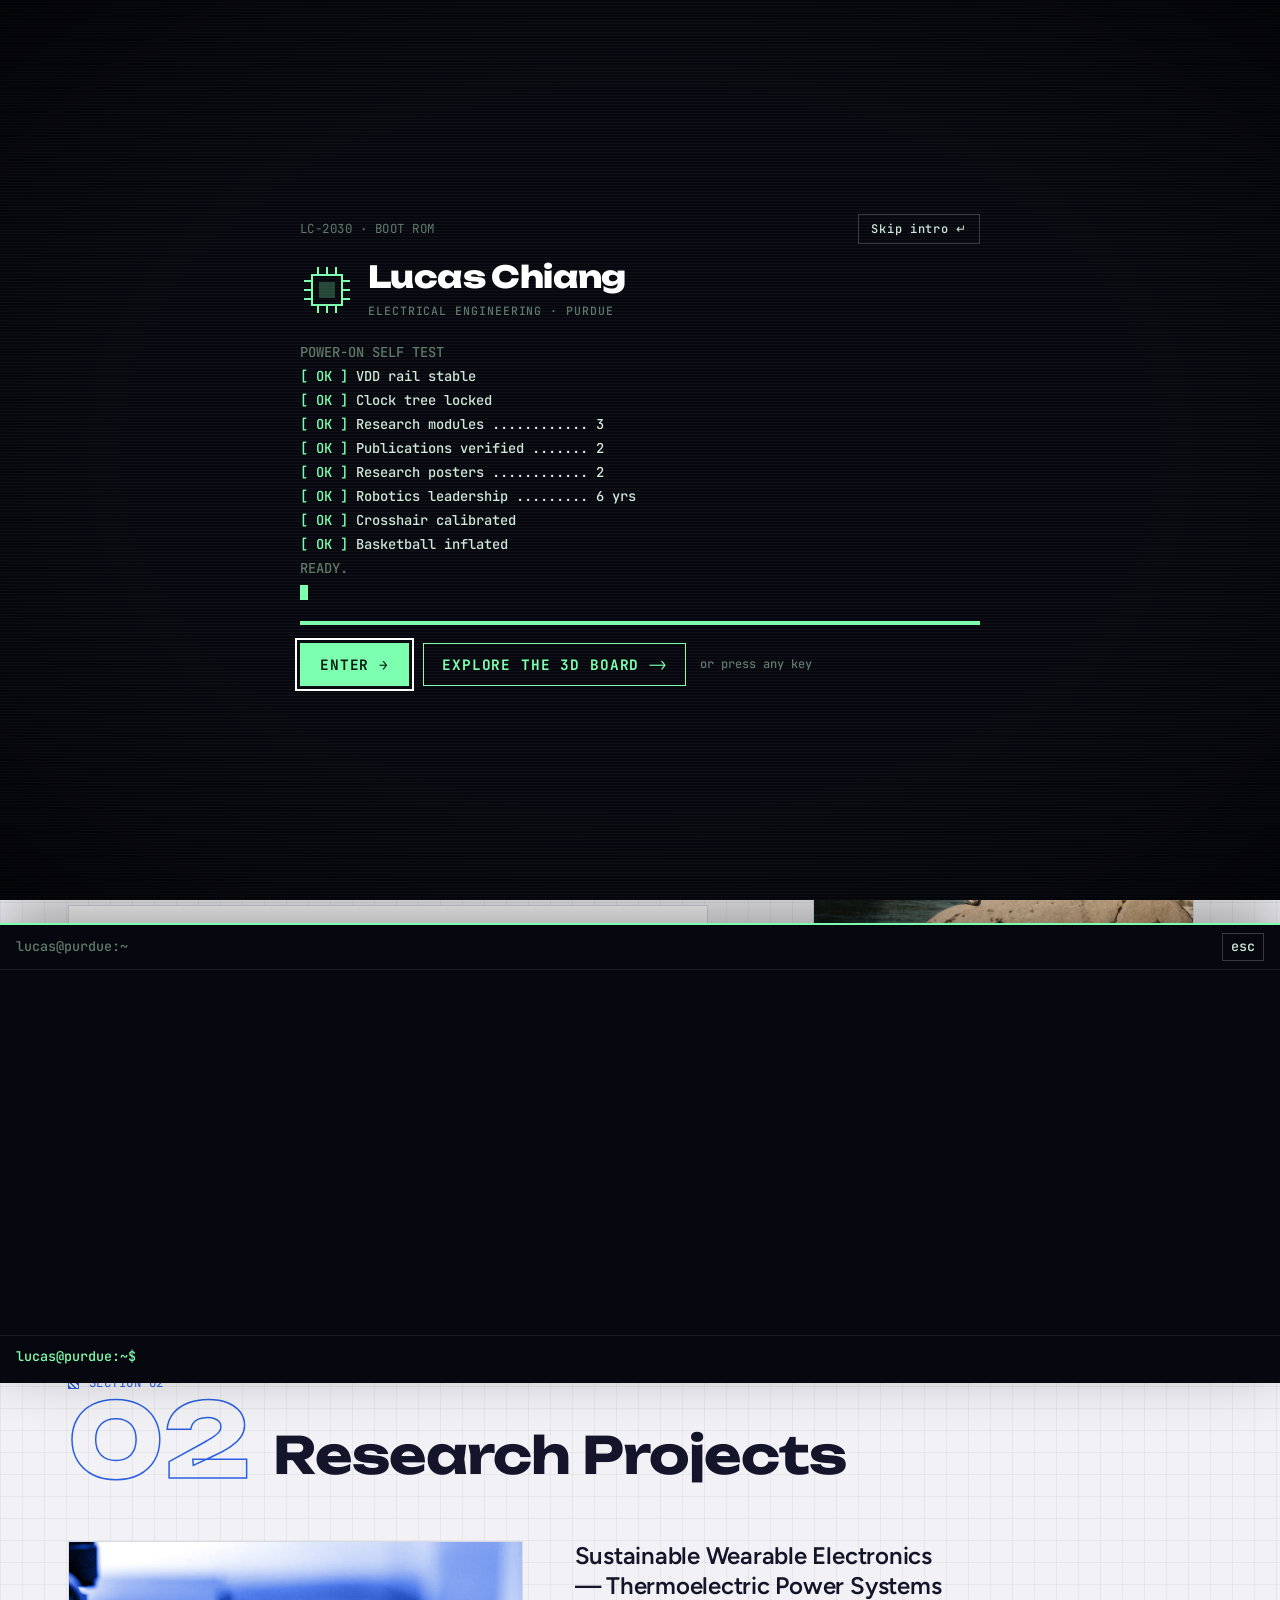
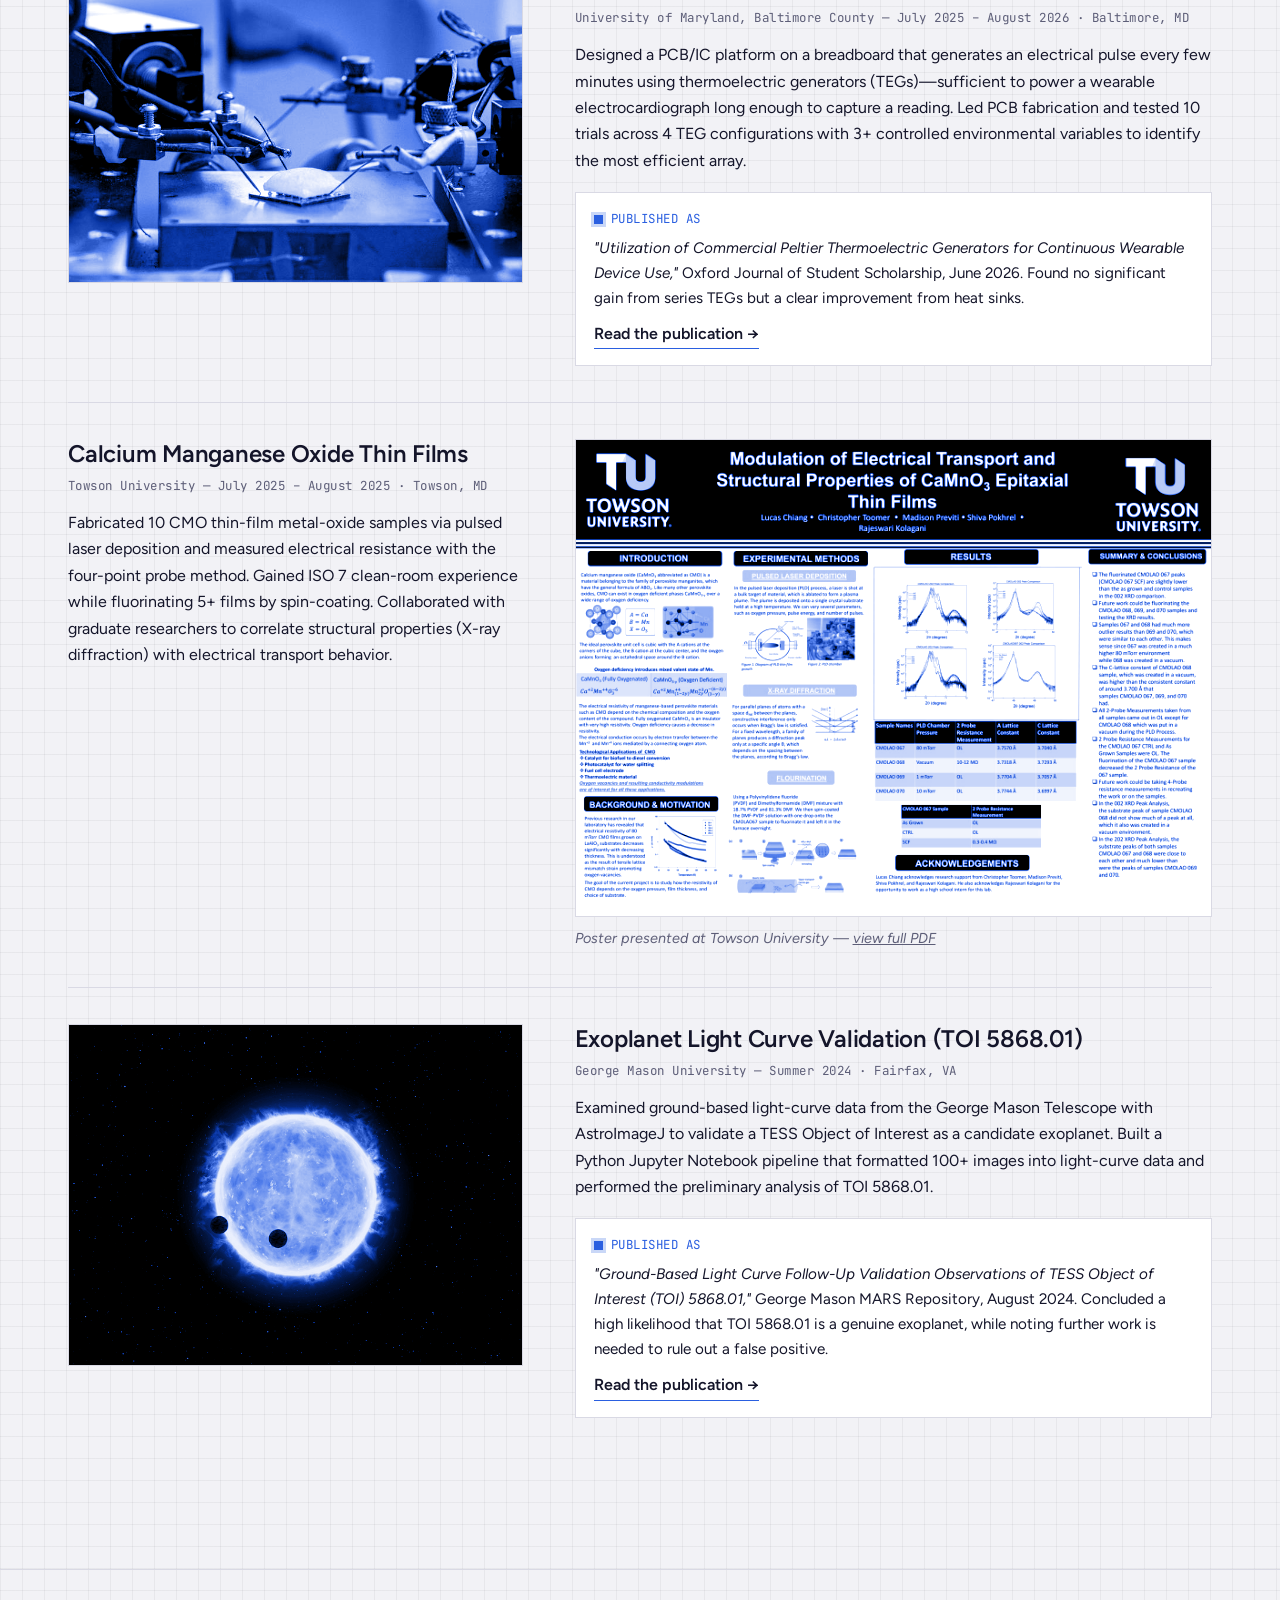
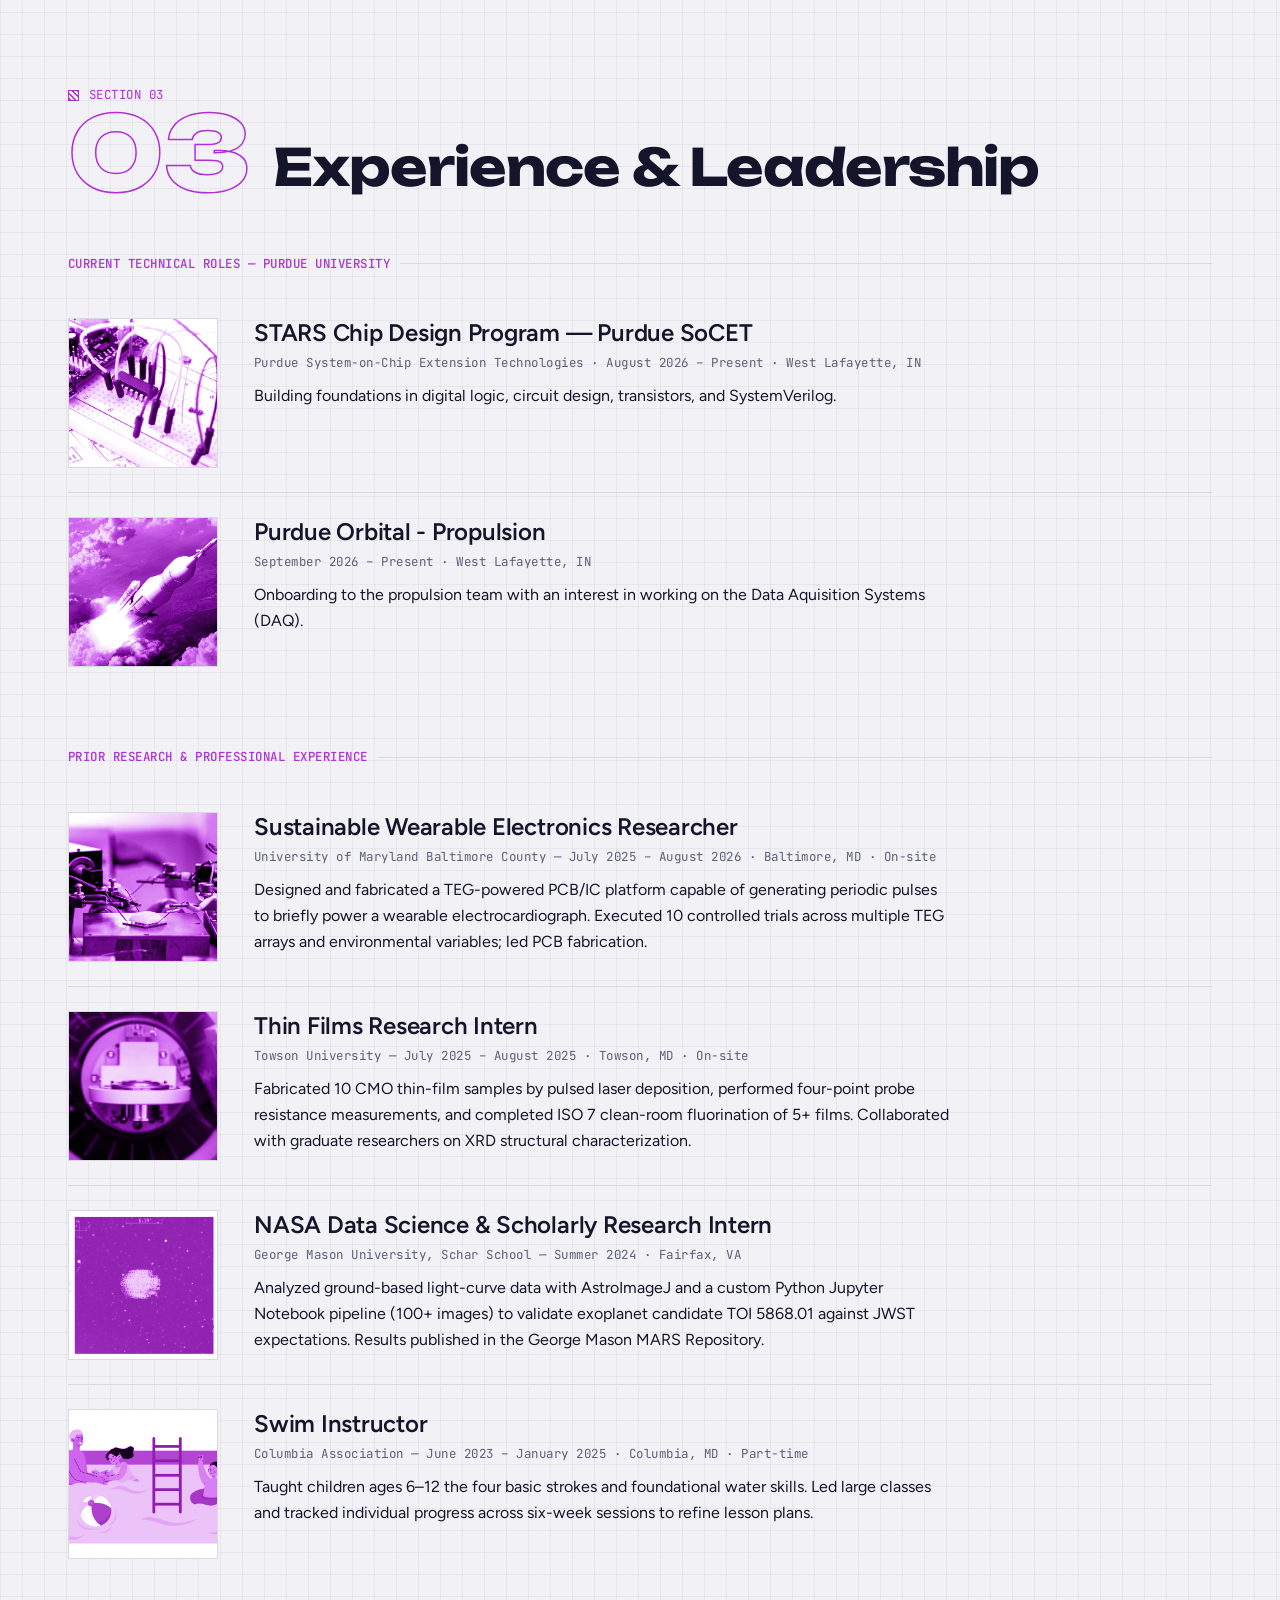
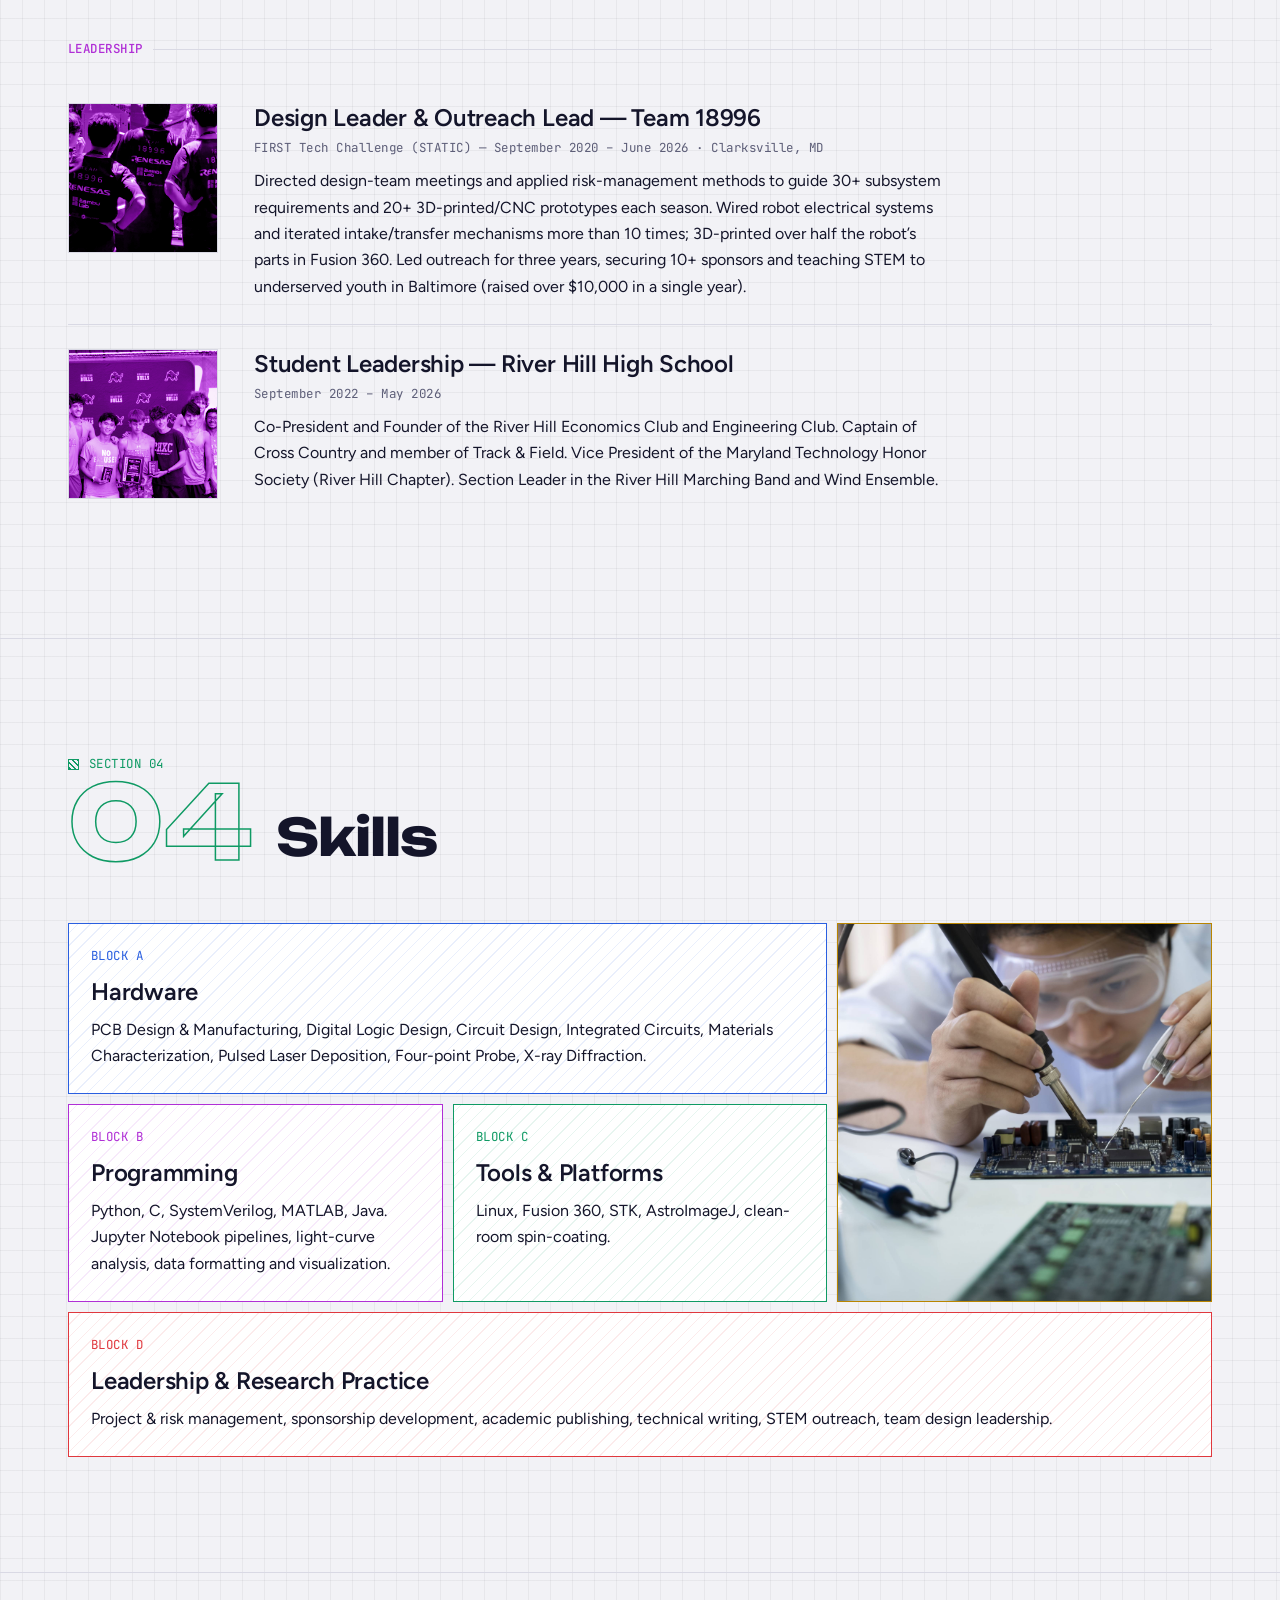
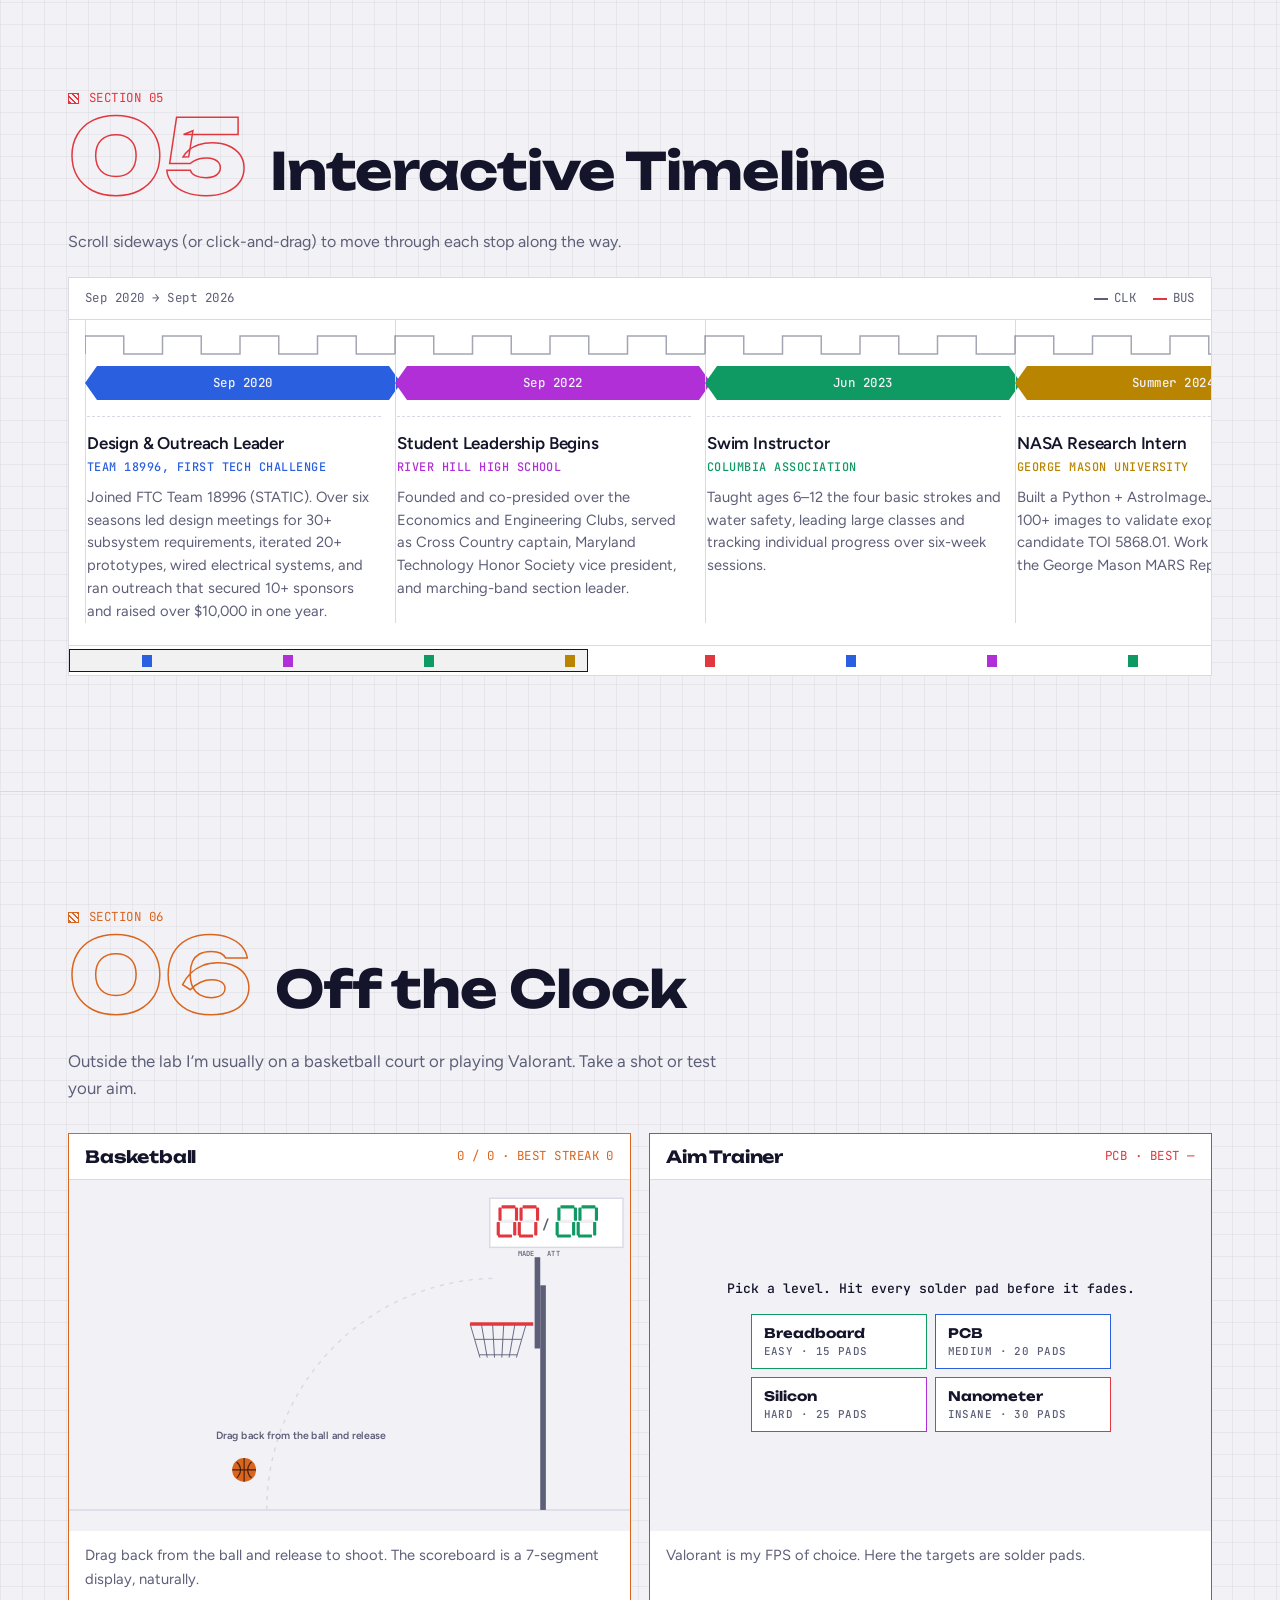
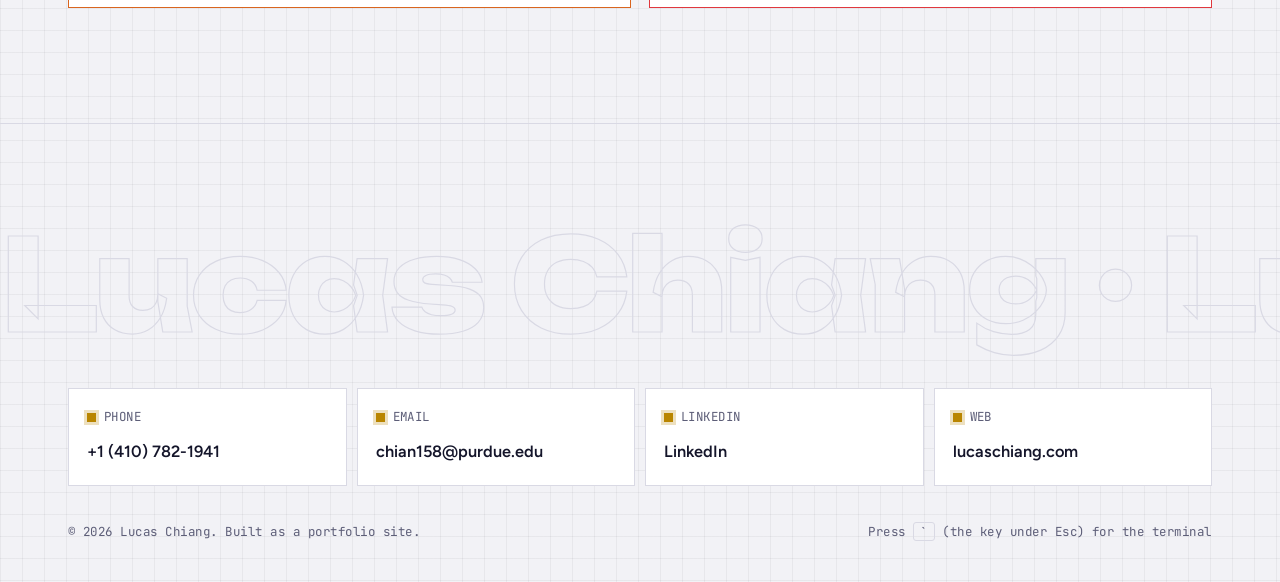
<file: fun.html>
<!doctype html>
<html lang="en">
<head>
<meta charset="UTF-8">
<meta name="viewport" content="width=device-width, initial-scale=1.0, viewport-fit=cover">
<meta name="description" content="Lucas Chiang — Electrical Engineering student at Purdue University. Research in wearable thermoelectrics, thin films, exoplanet validation, and chip design.">
<title>Lucas Chiang — Let’s Have Some Fun</title>
<link rel="icon" type="image/svg+xml" href="assets/favicon.svg">
<script>try{var t=localStorage.getItem('lc-theme');if(t)document.documentElement.setAttribute('data-theme',t)}catch(e){}document.documentElement.classList.add('js')</script>
<link rel="preconnect" href="https://fonts.googleapis.com">
<link rel="preconnect" href="https://fonts.gstatic.com" crossorigin>
<link rel="stylesheet" href="https://fonts.googleapis.com/css2?family=Unbounded:wght@500;700;800&family=Figtree:ital,wght@0,400;0,500;0,600;1,400&family=JetBrains+Mono:wght@400;500;700&display=swap">
<style>
/* Layout concept: a chip layout viewer. Sections are mask layers (metal1, metal2, poly, diffusion, via);
   the hero autoroutes the name in metal; a boot ROM screen powers the site on. */
:root{
  --bg:#f2f2f6; --panel:#ffffff; --fg:#14152a; --muted:#5d5e78; --line:#d9d9e4; --grid:rgba(20,21,42,.05);
  --m1:#2a5fe0; --m2:#b02fd6; --poly:#e0383e; --diff:#0f9a64; --via:#b98500; --ball:#d9651f;
  --term-bg:#07080f; --term-fg:#cfe9d8; --term-dim:#5f7a6a; --term-hi:#7dffb0;
  --display:"Unbounded","Arial Black",system-ui,sans-serif;
  --body:"Figtree",system-ui,-apple-system,"Segoe UI",sans-serif;
  --mono:"JetBrains Mono",ui-monospace,"SFMono-Regular",Menlo,monospace;
  --gutter:clamp(16px,4vw,48px); --max:1240px;
  color-scheme:light;
}
@media (prefers-color-scheme: dark){ :root:not([data-theme="light"]){
  --bg:#0c0e19; --panel:#121528; --fg:#e8e7f2; --muted:#9091ad; --line:#252943; --grid:rgba(232,231,242,.04);
  --m1:#5b8cff; --m2:#d77bff; --poly:#ff6b6f; --diff:#3fdc9c; --via:#ffcf4d; --ball:#f08a3c; color-scheme:dark;
}}
:root[data-theme="dark"]{
  --bg:#0c0e19; --panel:#121528; --fg:#e8e7f2; --muted:#9091ad; --line:#252943; --grid:rgba(232,231,242,.04);
  --m1:#5b8cff; --m2:#d77bff; --poly:#ff6b6f; --diff:#3fdc9c; --via:#ffcf4d; --ball:#f08a3c; color-scheme:dark;
}
*{box-sizing:border-box}
[hidden]{display:none!important}
html{scroll-behavior:smooth;scroll-padding-top:72px}
@media (prefers-reduced-motion: reduce){html{scroll-behavior:auto}}
body{margin:0;background:var(--bg);color:var(--fg);font:16px/1.65 var(--body);-webkit-font-smoothing:antialiased;
  background-image:linear-gradient(var(--grid) 1px,transparent 1px),linear-gradient(90deg,var(--grid) 1px,transparent 1px);background-size:22px 22px}
body.booting{overflow:hidden}
img{max-width:100%;display:block}
a{color:inherit}
button{font:inherit;color:inherit}
:focus-visible{outline:2px solid var(--via);outline-offset:3px}
.wrap{max-width:var(--max);margin:0 auto;padding-inline:var(--gutter)}
.mono{font-family:var(--mono);font-size:.78rem;letter-spacing:.04em}
h1,h2,h3,h4{text-wrap:balance;margin:0}
p{margin:0 0 12px}
.sr{position:absolute;width:1px;height:1px;overflow:hidden;clip:rect(0 0 0 0);white-space:nowrap}

/* ================= BOOT ROM ================= */
#boot{position:fixed;inset:0;z-index:100;background:var(--term-bg);color:var(--term-fg);display:grid;place-items:center;
  padding:calc(24px + env(safe-area-inset-top,0px)) 16px calc(24px + env(safe-area-inset-bottom,0px));cursor:pointer}
#boot::before{content:"";position:absolute;inset:0;pointer-events:none;
  background:repeating-linear-gradient(0deg,rgba(255,255,255,.035) 0 1px,transparent 1px 3px);mix-blend-mode:screen}
#boot::after{content:"";position:absolute;inset:0;pointer-events:none;background:radial-gradient(ellipse at center,transparent 55%,rgba(0,0,0,.55))}
.boot-in{width:min(680px,100%);position:relative;z-index:1}
.boot-top{display:flex;justify-content:space-between;align-items:center;gap:12px;color:var(--term-dim);margin-bottom:18px;flex-wrap:wrap}
.boot-chip{display:flex;align-items:center;gap:14px;margin-bottom:22px}
.boot-chip svg{width:54px;height:54px;flex:none;color:var(--term-hi)}
.boot-chip b{font-family:var(--display);font-weight:800;font-size:clamp(1.3rem,4vw,1.9rem);letter-spacing:-.02em;color:#fff;line-height:1}
.boot-chip span{display:block;font:500 .72rem var(--mono);color:var(--term-dim);letter-spacing:.08em;margin-top:6px;text-transform:uppercase}
#bootLog{font:500 clamp(.72rem,1.9vw,.86rem)/1.75 var(--mono);margin:0;min-height:15.5em;white-space:pre-wrap;overflow-wrap:anywhere}
#bootLog .ok{color:var(--term-hi)}
#bootLog .dim{color:var(--term-dim)}
.boot-bar{height:4px;background:rgba(255,255,255,.08);margin-top:16px;overflow:hidden}
.boot-bar i{display:block;height:100%;width:0;background:var(--term-hi);box-shadow:0 0 12px var(--term-hi);transition:width .18s linear}
.boot-enter{margin-top:18px;display:flex;align-items:center;gap:14px;flex-wrap:wrap}
.boot-enter button{all:unset;cursor:pointer;font:700 .9rem var(--mono);letter-spacing:.06em;padding:12px 20px;background:var(--term-hi);color:#062012}
.boot-enter button:focus-visible{outline:2px solid #fff;outline-offset:3px}
.boot-enter a{font:700 .9rem var(--mono);letter-spacing:.06em;padding:11px 18px;border:1.5px solid var(--term-hi);color:var(--term-hi);text-decoration:none}
.boot-enter a:hover{background:rgba(125,255,176,.12)}
.boot-enter span{font:500 .75rem var(--mono);color:var(--term-dim)}
#bootSkip{all:unset;cursor:pointer;font:500 .75rem var(--mono);letter-spacing:.06em;color:var(--term-fg);border:1px solid rgba(255,255,255,.2);padding:6px 12px}
#bootSkip:hover{border-color:var(--term-hi);color:var(--term-hi)}
#bootSkip:focus-visible{outline:2px solid var(--term-hi)}
.caret{display:inline-block;width:.6em;height:1.05em;background:var(--term-hi);vertical-align:-2px;animation:blink 1s steps(1) infinite}
@keyframes blink{50%{opacity:0}}
#boot.off{animation:crt .55s cubic-bezier(.7,0,.3,1) forwards}
@keyframes crt{0%{clip-path:inset(0 0 0 0);filter:brightness(1)}55%{clip-path:inset(49.6% 0 49.6% 0);filter:brightness(2.2)}100%{clip-path:inset(50% 50% 50% 50%);filter:brightness(3);opacity:0}}

/* ================= TOP BAR ================= */
.bar{position:sticky;top:env(safe-area-inset-top,0px);z-index:30;background:color-mix(in srgb,var(--bg) 86%,transparent);
  backdrop-filter:blur(10px);-webkit-backdrop-filter:blur(10px);border-bottom:1px solid var(--line)}
.bar .wrap{display:flex;align-items:center;gap:14px;height:60px}
.brand{font-family:var(--display);font-weight:700;font-size:.95rem;text-decoration:none;white-space:nowrap}
.ibtn{all:unset;cursor:pointer;height:32px;min-width:32px;padding:0 8px;box-sizing:border-box;display:inline-flex;align-items:center;justify-content:center;gap:6px;
  border:1px solid var(--line);border-radius:4px;font:500 .78rem var(--mono);white-space:nowrap}
.ibtn:hover{border-color:var(--via);color:var(--via)}
.ibtn kbd.k{font:500 .66rem var(--mono);border:1px solid var(--line);border-radius:3px;padding:0 5px;color:var(--muted)}
.ibtn:focus-visible{outline:2px solid var(--via);outline-offset:2px}
nav.layers{display:flex;gap:2px;margin-left:auto;overflow-x:auto;scrollbar-width:none;min-width:0}
nav.layers::-webkit-scrollbar{display:none}
nav.layers a{display:flex;align-items:center;gap:7px;padding:6px 9px;border-radius:4px;text-decoration:none;font-size:.85rem;font-weight:500;white-space:nowrap;color:var(--muted)}
nav.layers a:hover,nav.layers a.on{color:var(--fg);background:color-mix(in srgb,var(--c) 13%,transparent)}
.sw{width:11px;height:11px;flex:none;border:1.5px solid var(--c);background:repeating-linear-gradient(45deg,var(--c) 0 1.5px,transparent 1.5px 4px)}
nav.layers .num{font-family:var(--mono);font-size:.68rem;opacity:.7}
.b3d{text-decoration:none;color:var(--cyan,#6ee7ff);border-color:color-mix(in srgb,#6ee7ff 50%,var(--line))}
.resume-btn{display:inline-flex;align-items:center;gap:6px;padding:8px 14px;background:var(--fg);color:var(--bg);text-decoration:none;font:700 .8rem var(--display);white-space:nowrap;border-radius:4px}
.resume-btn:hover{background:var(--via);color:#14152a}
@media (max-width:1560px){nav.layers .lbl-long{display:none}}
@media (min-width:1561px){nav.layers .lbl-short{display:none}}
@media (max-width:820px){nav.layers .lbl{display:none} nav.layers .num{opacity:1} .bar .wrap{gap:8px} .ibtn .t{display:none}}
@media (max-width:420px){.brand{font-size:.8rem}}

/* ================= HERO ================= */
.hero{position:relative;overflow:hidden;border-bottom:1px solid var(--line)}
#die{position:absolute;inset:0;width:100%;height:100%;display:block}
.hero .wrap{position:relative}
.hero-top{padding-block:clamp(36px,6vw,72px) 0}
.eyebrow{display:flex;align-items:center;gap:10px;color:var(--muted);text-transform:uppercase}
.eyebrow .sw{--c:var(--via)}
.name{font-family:var(--display);font-weight:800;font-size:clamp(3.4rem,14.5vw,11.8rem);line-height:.9;letter-spacing:-.035em;margin:18px 0 0;position:relative}
.name .ln{display:block;width:max-content}
.name .ln2{margin-left:clamp(0px,9vw,150px)}
.name.routed{color:transparent}
.name.routed::selection,.name.routed .ln::selection{color:var(--fg);background:color-mix(in srgb,var(--via) 40%,transparent)}
.hero-cols{display:grid;grid-template-columns:minmax(0,1.35fr) minmax(0,.85fr);gap:clamp(28px,5vw,72px);align-items:start;padding-block:clamp(26px,4vw,44px) 40px}
.lede{font-size:clamp(1.15rem,1.8vw,1.42rem);line-height:1.45;font-weight:500;margin:0;max-width:36ch}
.lede,.bio,.edu p{position:relative}
.bio{color:var(--muted);max-width:62ch;margin:16px 0 0}
.edu{display:grid;gap:10px;margin-top:22px;max-width:64ch}
.edu p{margin:0;padding:14px 16px;background:var(--panel);border:1px solid var(--line);font-size:.94rem;line-height:1.55}
.edu b{font-weight:600}
.cta{display:flex;gap:10px;flex-wrap:wrap;margin-top:22px}
.cta a{display:inline-flex;align-items:center;gap:8px;padding:12px 18px;text-decoration:none;font:700 .85rem var(--display);border:1.5px solid var(--fg)}
.cta a.pri{background:var(--fg);color:var(--bg)}
.cta a:hover{border-color:var(--via);background:var(--via);color:#14152a}
.portrait{position:relative;margin:0;padding:18px}
.portrait::before,.portrait::after{content:"";position:absolute;width:26px;height:26px;border:2px solid var(--via)}
.portrait::before{top:0;left:0;border-right:0;border-bottom:0}
.portrait::after{bottom:0;right:0;border-left:0;border-top:0}
.portrait .frame{aspect-ratio:4/5}
.portrait figcaption{display:flex;justify-content:space-between;margin-top:10px;color:var(--muted)}

/* crosshair probe (hero only, fine pointers) */
.xh{position:absolute;inset:0;pointer-events:none;opacity:0;transition:opacity .2s;z-index:2}
.hero:hover .xh.live{opacity:1}
.xh i{position:absolute;background:color-mix(in srgb,var(--via) 45%,transparent)}
.xh .h{left:0;right:0;height:1px}
.xh .v{top:0;bottom:0;width:1px}
.xh .ring{position:absolute;width:26px;height:26px;margin:-13px 0 0 -13px;border:1.5px solid var(--via);border-radius:50%}
.xh .ring::before,.xh .ring::after{content:"";position:absolute;background:var(--via)}
.xh .ring::before{left:50%;top:-7px;width:1.5px;height:38px;margin-left:-.75px;clip-path:polygon(0 0,100% 0,100% 30%,0 30%,0 70%,100% 70%,100% 100%,0 100%)}
.xh .ring::after{top:50%;left:-7px;height:1.5px;width:38px;margin-top:-.75px;clip-path:polygon(0 0,30% 0,30% 100%,0 100%,0 0,70% 0,100% 0,100% 100%,70% 100%)}
.xh .lab{position:absolute;font:500 .68rem var(--mono);letter-spacing:.04em;padding:3px 7px;background:var(--fg);color:var(--bg);white-space:nowrap;transform:translate(16px,16px)}

/* image frames */
.frame{position:relative;overflow:hidden;background:var(--panel);border:1px solid var(--line);max-width:100%;
  background-image:repeating-linear-gradient(45deg,color-mix(in srgb,var(--c,var(--m1)) 18%,transparent) 0 1px,transparent 1px 7px)}
.frame img{width:100%;height:100%;object-fit:cover;position:relative;transition:transform .6s cubic-bezier(.2,.7,.2,1),filter .5s}
.frame.missing img{display:none}
.frame.missing::after{content:attr(data-alt);position:absolute;inset:0;display:grid;place-items:center;padding:16px;text-align:center;font:500 .72rem/1.4 var(--mono);color:var(--muted)}
.tone img{filter:grayscale(1) contrast(1.08) brightness(1.02)}
.tone::before{content:"";position:absolute;inset:0;z-index:1;background:var(--c,var(--m1));mix-blend-mode:color;opacity:.85;transition:opacity .5s;pointer-events:none}
.tone:hover img,.tonehost:hover .tone img{filter:none}
.tone:hover::before,.tonehost:hover .tone::before{opacity:0}
.scan{position:absolute;left:0;right:0;top:-20%;height:18%;z-index:2;pointer-events:none;opacity:0;
  background:linear-gradient(180deg,transparent,color-mix(in srgb,var(--c,var(--m1)) 55%,transparent) 70%,#fff 96%,transparent)}
.exposed .scan{animation:expose 1.1s cubic-bezier(.4,0,.2,1) 1}
@keyframes expose{0%{top:-20%;opacity:1}100%{top:110%;opacity:1}}

/* pins with 7-segment digits */
.pins{display:grid;grid-template-columns:repeat(4,minmax(0,1fr));border-top:1px solid var(--line);position:relative}
.pin{position:relative;padding:22px 18px 28px;border-right:1px solid var(--line);display:flex;gap:16px;align-items:center}
.pin:last-child{border-right:0}
.pin::before{content:"";position:absolute;top:-1px;left:18px;width:34px;height:7px;background:var(--c)}
.seg{height:clamp(44px,5vw,64px);width:auto;color:var(--c);flex:none;overflow:visible}
.seg .off{opacity:.1}
.seg .on{filter:drop-shadow(0 0 6px color-mix(in srgb,var(--c) 60%,transparent))}
.pin span{font-size:.9rem;color:var(--muted);line-height:1.35}
@media (max-width:860px){
  .hero-cols{grid-template-columns:1fr}
  .portrait{max-width:380px}
  .pins{grid-template-columns:repeat(2,minmax(0,1fr))}
  .pin:nth-child(2){border-right:0}
  .pin:nth-child(-n+2){border-bottom:1px solid var(--line)}
}
@media (max-width:420px){.pin{flex-direction:column;align-items:flex-start;gap:10px}}

/* ================= SECTIONS ================= */
section.layer{padding-block:clamp(64px,9vw,120px);border-bottom:1px solid var(--line);position:relative}
.sec-head{display:grid;grid-template-columns:auto 1fr;gap:6px 22px;align-items:end;margin-bottom:clamp(36px,5vw,60px)}
.sec-head .tag{grid-column:1/-1;display:flex;align-items:center;gap:10px;color:var(--c);text-transform:uppercase}
.sec-head .n{font-family:var(--display);font-weight:800;font-size:clamp(3rem,8vw,6.4rem);line-height:.8;color:transparent;-webkit-text-stroke:1.5px var(--c)}
.sec-head h2{font-family:var(--display);font-weight:700;font-size:clamp(1.8rem,4.2vw,3.2rem);line-height:1;letter-spacing:-.02em}
.sub{margin:0 0 20px;color:var(--c);text-transform:uppercase;display:flex;align-items:center;gap:10px;font-weight:500}
.sub::after{content:"";flex:1;height:1px;background:var(--line)}
.meta{color:var(--muted);margin:8px 0 14px;line-height:1.5}
h3{font-family:var(--body);font-weight:600;font-size:clamp(1.2rem,2vw,1.5rem);line-height:1.25;letter-spacing:-.01em}

/* research */
.proj{display:grid;grid-template-columns:minmax(0,5fr) minmax(0,7fr);gap:clamp(24px,4vw,56px);align-items:start;padding-block:36px;border-top:1px solid var(--line)}
.proj:first-of-type{border-top:0;padding-top:0}
.proj:nth-of-type(even) .media{order:2}
.media{margin:0;perspective:900px}
.media .frame{aspect-ratio:4/3;transform-style:preserve-3d;transition:transform .25s ease-out}
.media figcaption{margin-top:10px;color:var(--muted);font-size:.9rem;font-style:italic}
.proj .body{min-width:0;max-width:66ch}
.pub{margin-top:18px;padding:16px 18px;background:var(--panel);border:1px solid var(--line)}
.pub .k{display:flex;align-items:center;gap:8px;color:var(--c);text-transform:uppercase;margin-bottom:6px}
.via{width:9px;height:9px;background:var(--c);flex:none;box-shadow:0 0 0 3px color-mix(in srgb,var(--c) 25%,transparent)}
.pub p{margin:0;font-size:.95rem}
.go{display:inline-flex;margin-top:10px;font-weight:600;text-decoration:none;border-bottom:1.5px solid var(--c);padding-bottom:1px}
.go:hover{color:var(--c)}
@media (max-width:820px){.proj{grid-template-columns:1fr}.proj:nth-of-type(even) .media{order:0}}

/* experience */
.group{margin-bottom:56px}
.group:last-child{margin-bottom:0}
.role{display:grid;grid-template-columns:150px minmax(0,1fr);gap:clamp(18px,3vw,36px);padding:24px 0;border-top:1px solid var(--line);align-items:start}
.role:first-of-type{border-top:0}
.role .frame{aspect-ratio:1/1}
.role:hover .frame img{transform:scale(1.06)}
.role .body{max-width:70ch;min-width:0}
.role .meta{margin:6px 0 10px}
.role p:last-child{margin-bottom:0}
@media (max-width:560px){.role{grid-template-columns:76px minmax(0,1fr)}}

/* skills floorplan */
.floor{display:grid;grid-template-columns:repeat(6,minmax(0,1fr));gap:10px}
.blk{position:relative;padding:22px 22px 24px;border:1.5px solid var(--c);background:var(--panel);min-width:0;overflow:hidden;
  background-image:repeating-linear-gradient(-45deg,color-mix(in srgb,var(--c) 10%,transparent) 0 1px,transparent 1px 9px)}
.blk .mono{color:var(--c);text-transform:uppercase;display:block;margin-bottom:10px}
.blk h3{margin-bottom:10px}
.blk p{margin:0}
.blk::after{content:"";position:absolute;inset:0;pointer-events:none;background:radial-gradient(260px circle at var(--mx,-999px) var(--my,-999px),color-mix(in srgb,var(--c) 22%,transparent),transparent 70%)}
.blk.hw{grid-column:span 4;--c:var(--m1)}
.blk.img{grid-column:span 2;grid-row:span 2;padding:0;--c:var(--via)}
.blk.img .frame{height:100%;min-height:220px;border:0}
.blk.pr{grid-column:span 2;--c:var(--m2)}
.blk.tl{grid-column:span 2;--c:var(--diff)}
.blk.ld{grid-column:span 6;--c:var(--poly)}
@media (max-width:820px){.floor{grid-template-columns:1fr}.blk.hw,.blk.img,.blk.pr,.blk.tl,.blk.ld{grid-column:auto;grid-row:auto}.blk.img .frame{aspect-ratio:16/9;min-height:0}}

/* timeline / logic analyzer */
.hint{color:var(--muted);margin:-28px 0 22px}
.scope{border:1px solid var(--line);background:var(--panel)}
.scope-top{display:flex;justify-content:space-between;gap:12px;flex-wrap:wrap;padding:10px 16px;border-bottom:1px solid var(--line);color:var(--muted)}
.scope-top .ch{display:flex;gap:16px}
.scope-top .ch span{display:flex;align-items:center;gap:6px}
.scope-top i{width:14px;height:2px;background:var(--c);display:inline-block}
.track{overflow-x:auto;cursor:grab;scrollbar-width:none;user-select:none;position:relative}
.track::-webkit-scrollbar{display:none}
.track.drag{cursor:grabbing}
.lanes{display:flex;width:max-content;padding:0 16px 22px;position:relative}
.ev{width:310px;flex:none;position:relative}
.ev .clk{display:block;width:100%;height:22px;margin-top:14px;color:var(--muted);opacity:.55;overflow:hidden}
.clkg{animation:clk 1.4s linear infinite}
@keyframes clk{to{transform:translateX(-77.5px)}}
@media (prefers-reduced-motion: reduce){.clkg{animation:none}}
.ev .bus{margin-top:10px;height:34px;display:flex;align-items:center;justify-content:center;font:500 .78rem var(--mono);letter-spacing:.04em;color:var(--bg);background:var(--c);
  clip-path:polygon(12px 0,calc(100% - 12px) 0,100% 50%,calc(100% - 12px) 100%,12px 100%,0 50%);margin-right:-6px;transition:filter .2s}
.ev .card{margin:16px 14px 0 2px;padding:16px 0 0;border-top:1px dashed var(--line)}
.ev h3{font-size:1.06rem}
.ev .org{display:block;color:var(--c);font:500 .74rem/1.4 var(--mono);letter-spacing:.04em;margin-top:5px;text-transform:uppercase}
.ev p{margin:10px 0 0;font-size:.92rem;color:var(--muted);line-height:1.55}
.ev::before{content:"";position:absolute;left:0;top:0;bottom:0;width:1px;background:var(--line)}
.ev:hover .bus,.ev.hot .bus{filter:brightness(1.15)}
.tcur{position:absolute;top:0;bottom:0;width:1px;background:var(--via);pointer-events:none;opacity:0;transition:opacity .15s;z-index:2}
.track:hover .tcur{opacity:1}
.tcur b{position:absolute;top:4px;left:6px;font:700 .68rem var(--mono);background:var(--via);color:#14152a;padding:2px 6px;white-space:nowrap}
.ovw{position:relative;height:30px;border-top:1px solid var(--line);cursor:pointer}
.ovw .tk{position:absolute;top:9px;width:10px;height:12px;background:var(--c);transform:translateX(-50%)}
.ovw .thumb{position:absolute;top:3px;bottom:3px;border:1.5px solid var(--fg);background:color-mix(in srgb,var(--fg) 6%,transparent);pointer-events:none}

/* ================= OFF THE CLOCK ================= */
.play-intro{color:var(--muted);max-width:60ch;margin:-28px 0 30px;font-size:1.05rem}
.games{display:grid;grid-template-columns:repeat(2,minmax(0,1fr));gap:18px}
.game{border:1.5px solid var(--c);background:var(--panel);min-width:0;display:flex;flex-direction:column}
.game-top{display:flex;justify-content:space-between;align-items:center;gap:10px;padding:12px 16px;border-bottom:1px solid var(--line)}
.game-top h3{font-family:var(--display);font-size:1.05rem;font-weight:700}
.game-top .mono{color:var(--c);text-transform:uppercase}
.stage{position:relative;aspect-ratio:16/10;background:var(--bg);overflow:hidden;touch-action:none}
.stage canvas{position:absolute;inset:0;width:100%;height:100%;display:block}
.stage .ovl{position:absolute;inset:0;display:grid;place-items:center;text-align:center;padding:16px;background:color-mix(in srgb,var(--bg) 72%,transparent);backdrop-filter:blur(2px)}
.stage .ovl[hidden]{display:none}
.ovl .res{font:500 .82rem/1.7 var(--mono);margin-bottom:14px}
.ovl .res b{font-family:var(--display);font-size:1.6rem;display:block;color:var(--c);line-height:1.3}
.play-btn{all:unset;cursor:pointer;padding:12px 20px;background:var(--c);color:#fff;font:700 .85rem var(--display)}
.play-btn:focus-visible{outline:2px solid var(--fg);outline-offset:3px}
:root .play-btn{color:#0c0e19}
.game-cap{padding:12px 16px 16px;color:var(--muted);font-size:.92rem;margin:0}
#aim canvas{cursor:none}
.lvls{display:grid;grid-template-columns:repeat(2,minmax(0,1fr));gap:8px;width:min(360px,100%);margin:0 auto}
.lvl{all:unset;cursor:pointer;box-sizing:border-box;padding:10px 12px;border:1.5px solid var(--c);background:var(--panel);text-align:left;transition:background .15s,transform .15s}
.lvl:hover{background:color-mix(in srgb,var(--c) 18%,var(--panel));transform:translateY(-2px)}
.lvl:focus-visible{outline:2px solid var(--fg);outline-offset:2px}
.lvl b{display:block;font:700 .82rem var(--display)}
.lvl span{display:block;font:500 .68rem var(--mono);color:var(--muted);letter-spacing:.04em;margin-top:3px;text-transform:uppercase}
.lvl:nth-child(1){--c:var(--diff)}.lvl:nth-child(2){--c:var(--m1)}.lvl:nth-child(3){--c:var(--m2)}.lvl:nth-child(4){--c:var(--poly)}
@media (max-width:420px){.ovl .res{font-size:.72rem;margin-bottom:8px}.lvl{padding:7px 9px}.lvl span{display:none}}
@media (max-width:860px){.games{grid-template-columns:1fr}}

/* ================= FOOTER ================= */
footer{padding-block:clamp(56px,8vw,96px) 40px;overflow:hidden}
.marquee{white-space:nowrap;font:800 clamp(3rem,10vw,8rem)/1 var(--display);letter-spacing:-.03em;color:transparent;-webkit-text-stroke:1.2px var(--line);margin-bottom:40px;user-select:none}
.marquee span{display:inline-block;animation:mq 40s linear infinite;padding-right:.5em}
@keyframes mq{to{transform:translateX(-100%)}}
@media (prefers-reduced-motion: reduce){.marquee span{animation:none}}
.pads{display:grid;grid-template-columns:repeat(4,minmax(0,1fr));gap:10px}
.pad{display:block;padding:18px 18px 20px;border:1.5px solid var(--line);text-decoration:none;background:var(--panel);min-width:0;transition:border-color .2s,transform .2s}
.pad:hover{border-color:var(--via);transform:translateY(-2px)}
.pad .mono{color:var(--muted);text-transform:uppercase;display:flex;align-items:center;gap:8px}
.pad .via{--c:var(--via)}
.pad b{display:block;margin-top:10px;font-weight:600;font-size:1.02rem;overflow-wrap:anywhere}
.foot{display:flex;justify-content:space-between;gap:16px;flex-wrap:wrap;margin-top:36px;color:var(--muted)}
.foot kbd{font:500 .72rem var(--mono);border:1px solid var(--line);padding:1px 6px;border-radius:3px}
@media (max-width:860px){.pads{grid-template-columns:repeat(2,minmax(0,1fr))}}
@media (max-width:440px){.pads{grid-template-columns:1fr}}

/* ================= TERMINAL ================= */
#tip{position:fixed;left:16px;bottom:calc(16px + env(safe-area-inset-bottom,0px));z-index:50;background:var(--fg);color:var(--bg);font:500 .78rem var(--mono);padding:10px 14px;border-radius:4px;
  box-shadow:0 10px 30px rgba(0,0,0,.25);animation:tipin .4s cubic-bezier(.2,.8,.2,1)}
#tip kbd{font:700 .78rem var(--mono);background:var(--via);color:#14152a;padding:1px 7px;border-radius:3px;margin-right:4px}
@keyframes tipin{from{transform:translateY(20px);opacity:0}}
@media (pointer:coarse){#tip{display:none!important}}
#term{position:fixed;left:0;right:0;bottom:0;z-index:60;height:min(56vh,460px);background:var(--term-bg);color:var(--term-fg);
  border-top:2px solid var(--term-hi);display:flex;flex-direction:column;font:500 .84rem/1.6 var(--mono);
  padding-bottom:env(safe-area-inset-bottom,0px);transform:translateY(105%);transition:transform .35s cubic-bezier(.2,.8,.2,1);box-shadow:0 -20px 60px rgba(0,0,0,.35)}
#term.open{transform:none}
.term-bar{display:flex;justify-content:space-between;align-items:center;padding:8px 16px;border-bottom:1px solid rgba(255,255,255,.08);color:var(--term-dim)}
.term-bar button{all:unset;cursor:pointer;color:var(--term-fg);padding:2px 8px;border:1px solid rgba(255,255,255,.2)}
.term-bar button:focus-visible{outline:2px solid var(--term-hi)}
#termOut{flex:1;overflow-y:auto;padding:12px 16px;white-space:pre-wrap;overflow-wrap:anywhere}
#termOut .p{color:var(--term-hi)}
#termOut .d{color:var(--term-dim)}
#termOut a{color:var(--term-hi)}
.term-in{display:flex;gap:8px;padding:10px 16px 14px;border-top:1px solid rgba(255,255,255,.08)}
.term-in label{color:var(--term-hi);white-space:nowrap}
#termIn{flex:1;min-width:0;background:transparent;border:0;outline:0;color:var(--term-fg);font:inherit;caret-color:var(--term-hi)}

/* entrance */
@media (prefers-reduced-motion: no-preference){
  .rise{animation:rise .8s cubic-bezier(.2,.7,.2,1) both}
  .rise.d1{animation-delay:.08s}.rise.d2{animation-delay:.16s}.rise.d3{animation-delay:.24s}
  @keyframes rise{from{transform:translateY(14px);opacity:.001}to{transform:none;opacity:1}}
}
::view-transition-old(root),::view-transition-new(root){animation:none;mix-blend-mode:normal}
</style>
</head>
<body>

<!-- ============ BOOT ============ -->
<div id="boot" hidden role="dialog" aria-label="Startup screen">
  <div class="boot-in">
    <div class="boot-top mono"><span>LC-2030 · BOOT ROM</span><button id="bootSkip" type="button">Skip intro ↵</button></div>
    <div class="boot-chip">
      <svg viewBox="0 0 54 54" aria-hidden="true"><rect x="12" y="12" width="30" height="30" fill="none" stroke="currentColor" stroke-width="2"/><rect x="19" y="19" width="16" height="16" fill="currentColor" opacity=".25"/>
        <g stroke="currentColor" stroke-width="2"><path d="M18 12V4M27 12V4M36 12V4M18 42v8M27 42v8M36 42v8M12 18H4M12 27H4M12 36H4M42 18h8M42 27h8M42 36h8"/></g></svg>
      <div><b>Lucas Chiang</b><span>Electrical Engineering · Purdue</span></div>
    </div>
    <pre id="bootLog" aria-live="polite"></pre>
    <div class="boot-bar"><i id="bootFill"></i></div>
    <div class="boot-enter"><button id="bootGo" type="button">ENTER →</button><a id="boot3d" href="board.html">EXPLORE THE 3D BOARD ⟶</a><span>or press any key</span></div>
  </div>
</div>

<header class="bar">
  <div class="wrap">
    <a class="brand" href="index.html" title="Back to the classic site">← Lucas Chiang</a>
    <button class="ibtn" id="themeBtn" type="button" aria-label="Toggle light and dark theme">☾</button>
    <button class="ibtn" id="termBtn" type="button" aria-label="Open terminal (backtick key)" title="Terminal · press ` (the key under Esc)">&gt;_<span class="t">Terminal</span><kbd class="k">`</kbd></button>
    <nav class="layers" aria-label="Sections">
      <a href="#home" style="--c:var(--via)"><span class="sw"></span><span class="num">01</span><span class="lbl">Home</span></a>
      <a href="#research" style="--c:var(--m1)"><span class="sw"></span><span class="num">02</span><span class="lbl"><span class="lbl-long">Research Projects</span><span class="lbl-short">Research</span></span></a>
      <a href="#experience" style="--c:var(--m2)"><span class="sw"></span><span class="num">03</span><span class="lbl"><span class="lbl-long">Experience &amp; Leadership</span><span class="lbl-short">Experience</span></span></a>
      <a href="#skills" style="--c:var(--diff)"><span class="sw"></span><span class="num">04</span><span class="lbl">Skills</span></a>
      <a href="#timeline" style="--c:var(--poly)"><span class="sw"></span><span class="num">05</span><span class="lbl"><span class="lbl-long">Interactive Timeline</span><span class="lbl-short">Timeline</span></span></a>
      <a href="#play" style="--c:var(--ball)"><span class="sw"></span><span class="num">06</span><span class="lbl">Off the Clock</span></a>
    </nav>
    <a class="ibtn b3d" href="board.html">3D<span class="t"> Board</span></a>
    <a class="resume-btn" href="assets/resume.pdf" target="_blank" rel="noopener">Resume ↗</a>
  </div>
</header>

<main>
<!-- ============ 01 HOME ============ -->
<section class="hero" id="home">
  <canvas id="die" aria-hidden="true"></canvas>
  <div class="xh" id="xh" aria-hidden="true"><i class="h"></i><i class="v"></i><span class="ring"></span><span class="lab"></span></div>
  <div class="wrap">
    <div class="hero-top">
      <div class="eyebrow mono"><span class="sw"></span>01 · Portfolio</div>
      <h1 class="name" id="name"><span class="ln">Lucas</span><span class="ln ln2">Chiang</span></h1>
    </div>
    <div class="hero-cols">
      <div>
        <p class="lede rise">Electrical engineering student at Purdue building low-power systems, thin-film devices, and chip-scale platforms.</p>
        <p class="bio rise d1">Hands-on researcher and design leader with published work in wearable thermoelectric energy harvesting and exoplanet light-curve validation. Currently learning System-on-Chip design, systemVerilog, Digital Design, and Circuitry through Purdue System-on-Chip Extension Technologies and onboarding with the propulsion team on Purdue Orbital.</p>
        <div class="edu rise d2">
          <p><b>Education:</b> Purdue University — Bachelor of Engineering in Electrical Engineering (Class of 2030); Minors in Computer Engineering and Management.</p>
          <p><b>Secondary Education:</b> River Hill High School — Diploma with focus in Electrical and Electronics Engineering (Sep 2022 – May 2026). Coursework included AP Physics C (Mechanics, E&amp;M), AP Calculus AB/BC, AP Chemistry, AP Computer Science Principles, AP Biology, and Differential Equations.</p>
        </div>
        <div class="cta rise d3"><a class="pri" href="assets/resume.pdf" target="_blank" rel="noopener">Resume ↗</a><a href="#research">Research ↓</a><a href="#experience">Experience ↓</a><a href="board.html">3D Board ⟶</a></div>
      </div>
      <figure class="portrait rise d1">
        <div class="frame" style="--c:var(--via)" data-alt="Lucas Chiang"><img src="assets/DSC_4863.jpg" alt="Lucas Chiang"></div>
        <figcaption class="mono"><span>Lucas Chiang</span><span>Purdue EE ’30</span></figcaption>
      </figure>
    </div>
    <div class="pins">
      <div class="pin" style="--c:var(--m1)"><b data-n="3"><span class="sr">3</span></b><span>Research Experiences</span></div>
      <div class="pin" style="--c:var(--m2)"><b data-n="2"><span class="sr">2</span></b><span>Published Papers</span></div>
      <div class="pin" style="--c:var(--diff)"><b data-n="2"><span class="sr">2</span></b><span>Research Posters</span></div>
      <div class="pin" style="--c:var(--poly)"><b data-n="6"><span class="sr">6</span></b><span>Years Robotics Leadership</span></div>
    </div>
  </div>
</section>

<!-- ============ 02 RESEARCH ============ -->
<section class="layer" id="research" style="--c:var(--m1)">
  <div class="wrap">
    <div class="sec-head">
      <div class="tag mono"><span class="sw"></span>Section 02</div>
      <div class="n" aria-hidden="true">02</div>
      <h2 class="dec">Research Projects</h2>
    </div>

    <article class="proj tonehost">
      <figure class="media"><div class="frame tone" data-alt="Thermoelectric generator setup"><img src="assets/Thermoelectric.jpg" alt="Thermoelectric generator setup" loading="lazy"></div></figure>
      <div class="body">
        <h3>Sustainable Wearable Electronics — Thermoelectric Power Systems</h3>
        <p class="meta mono">University of Maryland, Baltimore County — July 2025 – August 2026 · Baltimore, MD</p>
        <p>Designed a PCB/IC platform on a breadboard that generates an electrical pulse every few minutes using thermoelectric generators (TEGs)—sufficient to power a wearable electrocardiograph long enough to capture a reading. Led PCB fabrication and tested 10 trials across 4 TEG configurations with 3+ controlled environmental variables to identify the most efficient array.</p>
        <div class="pub">
          <div class="k mono"><span class="via"></span>Published as</div>
          <p><em>"Utilization of Commercial Peltier Thermoelectric Generators for Continuous Wearable Device Use,"</em> Oxford Journal of Student Scholarship, June 2026. Found no significant gain from series TEGs but a clear improvement from heat sinks.</p>
          <a class="go" href="https://www.oxfordjss.org/june-2026-vol-8-issue-2/utilization-of-commercial-peltier-thermoelectric-generators-for-continuous-wearable-device-use" target="_blank" rel="noopener">Read the publication →</a>
        </div>
      </div>
    </article>

    <article class="proj tonehost">
      <figure class="media">
        <div class="frame tone" data-alt="Research poster: Modulation of Electrical Transport and Structural Properties of CaMnO3 Epitaxial Thin Films"><img src="assets/cmo-poster.jpg" alt="Research poster: Modulation of Electrical Transport and Structural Properties of CaMnO3 Epitaxial Thin Films" loading="lazy"></div>
        <figcaption>Poster presented at Towson University — <a href="assets/cmo-thin-film-poster.pdf" target="_blank" rel="noopener">view full PDF</a></figcaption>
      </figure>
      <div class="body">
        <h3>Calcium Manganese Oxide Thin Films</h3>
        <p class="meta mono">Towson University — July 2025 – August 2025 · Towson, MD</p>
        <p>Fabricated 10 CMO thin-film metal-oxide samples via pulsed laser deposition and measured electrical resistance with the four-point probe method. Gained ISO 7 clean-room experience while fluorinating 5+ films by spin-coating. Collaborated with graduate researchers to correlate structural properties (X-ray diffraction) with electrical transport behavior.</p>
      </div>
    </article>

    <article class="proj tonehost">
      <figure class="media"><div class="frame tone" data-alt="Observatory / exoplanet research imagery"><img src="assets/20201218_image2_lg.jpg" alt="Observatory / exoplanet research imagery" loading="lazy"></div></figure>
      <div class="body">
        <h3>Exoplanet Light Curve Validation (TOI 5868.01)</h3>
        <p class="meta mono">George Mason University — Summer 2024 · Fairfax, VA</p>
        <p>Examined ground-based light-curve data from the George Mason Telescope with AstroImageJ to validate a TESS Object of Interest as a candidate exoplanet. Built a Python Jupyter Notebook pipeline that formatted 100+ images into light-curve data and performed the preliminary analysis of TOI 5868.01.</p>
        <div class="pub">
          <div class="k mono"><span class="via"></span>Published as</div>
          <p><em>"Ground-Based Light Curve Follow-Up Validation Observations of TESS Object of Interest (TOI) 5868.01,"</em> George Mason MARS Repository, August 2024. Concluded a high likelihood that TOI 5868.01 is a genuine exoplanet, while noting further work is needed to rule out a false positive.</p>
          <a class="go" href="https://digitalcollections.gmu.edu/record/76334?ln=en&amp;p=Toi+5868.01&amp;v=pdf" target="_blank" rel="noopener">Read the publication →</a>
        </div>
      </div>
    </article>
  </div>
</section>

<!-- ============ 03 EXPERIENCE ============ -->
<section class="layer" id="experience" style="--c:var(--m2)">
  <div class="wrap">
    <div class="sec-head">
      <div class="tag mono"><span class="sw"></span>Section 03</div>
      <div class="n" aria-hidden="true">03</div>
      <h2 class="dec">Experience &amp; Leadership</h2>
    </div>

    <div class="group">
      <h4 class="sub mono">Current Technical Roles — Purdue University</h4>
      <div class="role tonehost">
        <div class="frame tone" data-alt="PCB research platform"><img src="assets/breadboard.jpg" alt="PCB research platform" loading="lazy"></div>
        <div class="body"><h3>STARS Chip Design Program — Purdue SoCET</h3>
          <p class="meta mono">Purdue System-on-Chip Extension Technologies · August 2026 – Present · West Lafayette, IN</p>
          <p>Building foundations in digital logic, circuit design, transistors, and SystemVerilog.</p></div>
      </div>
      <div class="role tonehost">
        <div class="frame tone" data-alt="rocket"><img src="assets/rocketry.jpg" alt="rocket" loading="lazy"></div>
        <div class="body"><h3>Purdue Orbital - Propulsion</h3>
          <p class="meta mono">September 2026 – Present · West Lafayette, IN</p>
          <p>Onboarding to the propulsion team with an interest in working on the Data Aquisition Systems (DAQ).</p></div>
      </div>
    </div>

    <div class="group">
      <h4 class="sub mono">Prior Research &amp; Professional Experience</h4>
      <div class="role tonehost">
        <div class="frame tone" data-alt="Wearable thermoelectric research"><img src="assets/Thermoelectric.jpg" alt="Wearable thermoelectric research" loading="lazy"></div>
        <div class="body"><h3>Sustainable Wearable Electronics Researcher</h3>
          <p class="meta mono">University of Maryland Baltimore County — July 2025 – August 2026 · Baltimore, MD · On-site</p>
          <p>Designed and fabricated a TEG-powered PCB/IC platform capable of generating periodic pulses to briefly power a wearable electrocardiograph. Executed 10 controlled trials across multiple TEG arrays and environmental variables; led PCB fabrication.</p></div>
      </div>
      <div class="role tonehost">
        <div class="frame tone" data-alt="X-ray diffraction / thin film characterization"><img src="assets/XRD.webp" alt="X-ray diffraction / thin film characterization" loading="lazy"></div>
        <div class="body"><h3>Thin Films Research Intern</h3>
          <p class="meta mono">Towson University — July 2025 – August 2025 · Towson, MD · On-site</p>
          <p>Fabricated 10 CMO thin-film samples by pulsed laser deposition, performed four-point probe resistance measurements, and completed ISO 7 clean-room fluorination of 5+ films. Collaborated with graduate researchers on XRD structural characterization.</p></div>
      </div>
      <div class="role tonehost">
        <div class="frame tone" data-alt="TESS / exoplanet data analysis"><img src="assets/TESS.png" alt="TESS / exoplanet data analysis" loading="lazy"></div>
        <div class="body"><h3>NASA Data Science &amp; Scholarly Research Intern</h3>
          <p class="meta mono">George Mason University, Schar School — Summer 2024 · Fairfax, VA</p>
          <p>Analyzed ground-based light-curve data with AstroImageJ and a custom Python Jupyter Notebook pipeline (100+ images) to validate exoplanet candidate TOI 5868.01 against JWST expectations. Results published in the George Mason MARS Repository.</p></div>
      </div>
      <div class="role tonehost">
        <div class="frame tone" data-alt="Swim instruction"><img src="assets/swim.avif" alt="Swim instruction" loading="lazy"></div>
        <div class="body"><h3>Swim Instructor</h3>
          <p class="meta mono">Columbia Association — June 2023 – January 2025 · Columbia, MD · Part-time</p>
          <p>Taught children ages 6–12 the four basic strokes and foundational water skills. Led large classes and tracked individual progress across six-week sessions to refine lesson plans.</p></div>
      </div>
    </div>

    <div class="group">
      <h4 class="sub mono">Leadership</h4>
      <div class="role tonehost">
        <div class="frame tone" data-alt="FIRST Tech Challenge robot / team"><img src="assets/FTC(1).png" alt="FIRST Tech Challenge robot / team" loading="lazy"></div>
        <div class="body"><h3>Design Leader &amp; Outreach Lead — Team 18996</h3>
          <p class="meta mono">FIRST Tech Challenge (STATIC) — September 2020 – June 2026 · Clarksville, MD</p>
          <p>Directed design-team meetings and applied risk-management methods to guide 30+ subsystem requirements and 20+ 3D-printed/CNC prototypes each season. Wired robot electrical systems and iterated intake/transfer mechanisms more than 10 times; 3D-printed over half the robot’s parts in Fusion 360. Led outreach for three years, securing 10+ sponsors and teaching STEM to underserved youth in Baltimore (raised over $10,000 in a single year).</p></div>
      </div>
      <div class="role tonehost">
        <div class="frame tone" data-alt="Student leadership activities"><img src="assets/DSC_5759.jpg" alt="Student leadership activities" loading="lazy"></div>
        <div class="body"><h3>Student Leadership — River Hill High School</h3>
          <p class="meta mono">September 2022 – May 2026</p>
          <p>Co-President and Founder of the River Hill Economics Club and Engineering Club. Captain of Cross Country and member of Track &amp; Field. Vice President of the Maryland Technology Honor Society (River Hill Chapter). Section Leader in the River Hill Marching Band and Wind Ensemble.</p></div>
      </div>
    </div>
  </div>
</section>

<!-- ============ 04 SKILLS ============ -->
<section class="layer" id="skills" style="--c:var(--diff)">
  <div class="wrap">
    <div class="sec-head">
      <div class="tag mono"><span class="sw"></span>Section 04</div>
      <div class="n" aria-hidden="true">04</div>
      <h2 class="dec">Skills</h2>
    </div>
    <div class="floor">
      <div class="blk hw"><span class="mono">Block A</span><h3>Hardware</h3>
        <p>PCB Design &amp; Manufacturing, Digital Logic Design, Circuit Design, Integrated Circuits, Materials Characterization, Pulsed Laser Deposition, Four-point Probe, X-ray Diffraction.</p></div>
      <div class="blk img"><div class="frame" data-alt="Electrical engineering lab work"><img src="assets/EE%20Circuit%20Experiment.jpg" alt="Electrical engineering lab work" loading="lazy"></div></div>
      <div class="blk pr"><span class="mono">Block B</span><h3>Programming</h3>
        <p>Python, C, SystemVerilog, MATLAB, Java. Jupyter Notebook pipelines, light-curve analysis, data formatting and visualization.</p></div>
      <div class="blk tl"><span class="mono">Block C</span><h3>Tools &amp; Platforms</h3>
        <p>Linux, Fusion 360, STK, AstroImageJ, clean-room spin-coating.</p></div>
      <div class="blk ld"><span class="mono">Block D</span><h3>Leadership &amp; Research Practice</h3>
        <p>Project &amp; risk management, sponsorship development, academic publishing, technical writing, STEM outreach, team design leadership.</p></div>
    </div>
  </div>
</section>

<!-- ============ 05 TIMELINE ============ -->
<section class="layer" id="timeline" style="--c:var(--poly)">
  <div class="wrap">
    <div class="sec-head">
      <div class="tag mono"><span class="sw"></span>Section 05</div>
      <div class="n" aria-hidden="true">05</div>
      <h2 class="dec">Interactive Timeline</h2>
    </div>
    <p class="hint">Scroll sideways (or click-and-drag) to move through each stop along the way.</p>
    <div class="scope">
      <div class="scope-top mono"><span>Sep 2020 → Sept 2026</span><span class="ch"><span style="--c:var(--muted)"><i></i>CLK</span><span style="--c:var(--poly)"><i></i>BUS</span></span></div>
      <div class="track" id="track" tabindex="0" aria-label="Timeline, scrolls horizontally. Use arrow keys.">
        <div class="lanes" id="lanes">
          <div class="tcur" id="tcur"><b></b></div>
          <div class="ev" style="--c:var(--m1)"><div class="bus">Sep 2020</div><div class="card"><h3>Design &amp; Outreach Leader<span class="org">Team 18996, FIRST Tech Challenge</span></h3><p>Joined FTC Team 18996 (STATIC). Over six seasons led design meetings for 30+ subsystem requirements, iterated 20+ prototypes, wired electrical systems, and ran outreach that secured 10+ sponsors and raised over $10,000 in one year.</p></div></div>
          <div class="ev" style="--c:var(--m2)"><div class="bus">Sep 2022</div><div class="card"><h3>Student Leadership Begins<span class="org">River Hill High School</span></h3><p>Founded and co-presided over the Economics and Engineering Clubs, served as Cross Country captain, Maryland Technology Honor Society vice president, and marching-band section leader.</p></div></div>
          <div class="ev" style="--c:var(--diff)"><div class="bus">Jun 2023</div><div class="card"><h3>Swim Instructor<span class="org">Columbia Association</span></h3><p>Taught ages 6–12 the four basic strokes and water safety, leading large classes and tracking individual progress over six-week sessions.</p></div></div>
          <div class="ev" style="--c:var(--via)"><div class="bus">Summer 2024</div><div class="card"><h3>NASA Research Intern<span class="org">George Mason University</span></h3><p>Built a Python + AstroImageJ pipeline for 100+ images to validate exoplanet candidate TOI 5868.01. Work published in the George Mason MARS Repository.</p></div></div>
          <div class="ev" style="--c:var(--poly)"><div class="bus">Jul 2025</div><div class="card"><h3>Wearable Thermoelectrics<span class="org">UMBC</span></h3><p>Designed TEG-powered PCB platforms for wearable ECG use, ran 10 controlled trials, led fabrication, and published findings in the Oxford Journal of Student Scholarship.</p></div></div>
          <div class="ev" style="--c:var(--m1)"><div class="bus">Jul 2025</div><div class="card"><h3>CMO Thin Film Research<span class="org">Towson University</span></h3><p>Grew 10 calcium manganese oxide thin films by pulsed laser deposition, fluorinated films in an ISO 7 clean room, and characterized them with XRD and four-point probe.</p></div></div>
          <div class="ev" style="--c:var(--m2)"><div class="bus">Aug 2026</div><div class="card"><h3>Purdue SoCET</h3><p>Joined the STARS Chip Design Program (KiCAD, systemVerilog, Digital Logic, Circuitry)</p></div></div>
          <div class="ev" style="--c:var(--diff)"><div class="bus">Sept 2026</div><div class="card"><h3>Purdue Orbital<span class="org">Propulsion Member</span></h3><p>Began onboarding for propulsion team.</p></div></div>
        </div>
      </div>
      <div class="ovw" id="ovw" aria-hidden="true"><div class="thumb" id="thumb"></div></div>
    </div>
  </div>
</section>

<!-- ============ 06 OFF THE CLOCK ============ -->
<section class="layer" id="play" style="--c:var(--ball)">
  <div class="wrap">
    <div class="sec-head">
      <div class="tag mono"><span class="sw"></span>Section 06</div>
      <div class="n" aria-hidden="true">06</div>
      <h2 class="dec">Off the Clock</h2>
    </div>
    <p class="play-intro">Outside the lab I’m usually on a basketball court or playing Valorant. Take a shot or test your aim.</p>
    <div class="games">
      <div class="game" id="hoops" style="--c:var(--ball)">
        <div class="game-top"><h3>Basketball</h3><span class="mono" id="hoopsStat">0 / 0</span></div>
        <div class="stage"><canvas aria-label="Basketball shooting game. Drag back from the ball and release to shoot."></canvas></div>
        <p class="game-cap">Drag back from the ball and release to shoot. The scoreboard is a 7-segment display, naturally.</p>
      </div>
      <div class="game" id="aim" style="--c:var(--poly)">
        <div class="game-top"><h3>Aim Trainer</h3><span class="mono" id="aimStat">PCB · best —</span></div>
        <div class="stage"><canvas aria-label="Aim trainer. Click the solder pads as fast as you can."></canvas>
          <div class="ovl" id="aimOvl"><div><div class="res" id="aimRes">Pick a level. Hit every solder pad before it fades.</div><div class="lvls" id="aimLvls"></div></div></div>
        </div>
        <p class="game-cap">Valorant is my FPS of choice. Here the targets are solder pads.</p>
      </div>
    </div>
  </div>
</section>
</main>

<footer>
  <div class="marquee" aria-hidden="true"><span>Lucas Chiang · Lucas Chiang · Lucas Chiang ·</span><span>Lucas Chiang · Lucas Chiang · Lucas Chiang ·</span></div>
  <div class="wrap">
    <div class="pads">
      <a class="pad" href="tel:+14107821941"><span class="mono"><span class="via"></span>Phone</span><b>+1 (410) 782-1941</b></a>
      <a class="pad" href="mailto:chian158@purdue.edu"><span class="mono"><span class="via"></span>Email</span><b>chian158@purdue.edu</b></a>
      <a class="pad" href="https://linkedin.com/in/lucas-chiang-153822381" target="_blank" rel="noopener"><span class="mono"><span class="via"></span>LinkedIn</span><b>LinkedIn</b></a>
      <a class="pad" href="https://lucaschiang.com" target="_blank" rel="noopener"><span class="mono"><span class="via"></span>Web</span><b>lucaschiang.com</b></a>
    </div>
    <div class="foot mono"><span>© <span id="yr"></span> Lucas Chiang. Built as a portfolio site.</span><span>Press <kbd>`</kbd> (the key under Esc) for the terminal</span></div>
  </div>
</footer>

<div id="tip" hidden role="status"><kbd>`</kbd> opens the terminal · try <b>help</b></div>
<!-- ============ TERMINAL ============ -->
<div id="term" aria-hidden="true">
  <div class="term-bar"><span>lucas@purdue:~</span><button id="termClose" type="button">esc</button></div>
  <div id="termOut" aria-live="polite"></div>
  <form class="term-in" id="termForm" autocomplete="off"><label for="termIn">lucas@purdue:~$</label><input id="termIn" spellcheck="false" autocapitalize="off" aria-label="Terminal command"></form>
</div>

<script src="achievements.js"></script>
<script>
(function(){
'use strict';
const $=s=>document.querySelector(s), $$=s=>[...document.querySelectorAll(s)];
const reduce=matchMedia('(prefers-reduced-motion: reduce)').matches;
const fine=matchMedia('(pointer: fine)').matches;
const store={get(k){try{return localStorage.getItem(k)}catch(e){return null}},set(k,v){try{localStorage.setItem(k,v)}catch(e){}},
  sget(k){try{return sessionStorage.getItem(k)}catch(e){return null}},sset(k,v){try{sessionStorage.setItem(k,v)}catch(e){}}};
$('#yr').textContent=new Date().getFullYear();
const col={};
function readColors(){const s=getComputedStyle(document.documentElement);
  ['m1','m2','via','poly','diff','fg','bg','muted','line','panel','ball'].forEach(k=>col[k]=s.getPropertyValue('--'+k).trim());}
readColors();

/* ---------- theme with circular wipe ---------- */
const root=document.documentElement, themeBtn=$('#themeBtn');
const isDark=()=>root.dataset.theme?root.dataset.theme==='dark':matchMedia('(prefers-color-scheme: dark)').matches;
const paintBtn=()=>{themeBtn.textContent=isDark()?'☀':'☾'};
paintBtn();
function setTheme(next,x,y){
  const apply=()=>{root.dataset.theme=next;store.set('lc-theme',next);paintBtn();readColors();window.dispatchEvent(new Event('themechange'))};
  if(!document.startViewTransition||reduce){apply();return}
  const r=Math.hypot(Math.max(x,innerWidth-x),Math.max(y,innerHeight-y));
  document.startViewTransition(apply).ready.then(()=>{
    document.documentElement.animate({clipPath:[`circle(0 at ${x}px ${y}px)`,`circle(${r}px at ${x}px ${y}px)`]},{duration:650,easing:'cubic-bezier(.6,0,.2,1)',pseudoElement:'::view-transition-new(root)'});
  }).catch(()=>{});
}
themeBtn.addEventListener('click',e=>{const b=themeBtn.getBoundingClientRect();setTheme(isDark()?'light':'dark',b.left+b.width/2,b.top+b.height/2)});
matchMedia('(prefers-color-scheme: dark)').addEventListener('change',()=>{paintBtn();readColors();window.dispatchEvent(new Event('themechange'))});

/* ---------- image fallback + exposure scan ---------- */
$$('.frame img').forEach(img=>{
  const miss=()=>img.closest('.frame').classList.add('missing');
  if(img.complete&&img.naturalWidth===0&&img.currentSrc)miss();
  img.addEventListener('error',miss);
});
if(!reduce){
  $$('.frame.tone').forEach(f=>{const s=document.createElement('i');s.className='scan';f.appendChild(s)});
  const io=new IntersectionObserver(es=>es.forEach(e=>{if(e.isIntersecting){e.target.classList.add('exposed');io.unobserve(e.target)}}),{threshold:.4});
  $$('.frame.tone').forEach(f=>io.observe(f));
}

/* ---------- tilt on research images ---------- */
if(fine&&!reduce)$$('.media').forEach(m=>{
  const f=m.querySelector('.frame');
  m.addEventListener('pointermove',e=>{const r=f.getBoundingClientRect(),x=(e.clientX-r.left)/r.width-.5,y=(e.clientY-r.top)/r.height-.5;
    f.style.transform=`rotateY(${x*9}deg) rotateX(${-y*9}deg)`});
  m.addEventListener('pointerleave',()=>{f.style.transform=''});
});

/* ---------- spotlight on skill blocks ---------- */
$$('.blk').forEach(b=>b.addEventListener('pointermove',e=>{const r=b.getBoundingClientRect();b.style.setProperty('--mx',(e.clientX-r.left)+'px');b.style.setProperty('--my',(e.clientY-r.top)+'px')}));

/* ---------- decode headings ---------- */
const GL='01<>/#=+_-%$';
function decode(el){
  if(reduce||el.dataset.done)return; el.dataset.done=1;
  const txt=el.textContent, n=txt.length, t0=performance.now(), dur=700;
  (function f(now){const p=Math.min(1,(now-t0)/dur), k=Math.floor(p*n);
    el.textContent=txt.slice(0,k)+[...txt.slice(k)].map(c=>c===' '?' ':GL[Math.random()*GL.length|0]).join('');
    if(p<1)requestAnimationFrame(f);else el.textContent=txt;})(t0);
}
const dio=new IntersectionObserver(es=>es.forEach(e=>{if(e.isIntersecting){decode(e.target);dio.unobserve(e.target)}}),{threshold:.6});
$$('h2.dec').forEach(h=>dio.observe(h));

/* ---------- 7-segment pins ---------- */
const SEG={a:[10,4,40,9],b:[49,10,9,38],c:[49,52,9,38],d:[10,87,40,9],e:[2,52,9,38],f:[2,10,9,38],g:[10,45.5,40,9]};
const DIG=['abcdef','bc','abged','abgcd','fgbc','afgcd','afgedc','abc','abcdefg','abcdfg'];
function segSVG(d){return `<svg class="seg" viewBox="0 0 60 100" aria-hidden="true"><g transform="skewX(-7) translate(8 0)">${
  Object.entries(SEG).map(([k,r])=>`<rect x="${r[0]}" y="${r[1]}" width="${r[2]}" height="${r[3]}" rx="3" fill="currentColor" class="${DIG[d].includes(k)?'on':'off'}"/>`).join('')}</g></svg>`}
$$('.pin b').forEach(b=>{b.insertAdjacentHTML('afterbegin',segSVG(+b.dataset.n))});
const pio=new IntersectionObserver(es=>es.forEach(e=>{if(!e.isIntersecting)return;pio.unobserve(e.target);
  const b=e.target,n=+b.dataset.n; if(reduce)return; let i=0;
  const step=()=>{b.querySelector('svg').outerHTML=segSVG(i);if(i<n){i++;setTimeout(step,90)}};step();
}),{threshold:.6});

/* ---------- hero: autorouted name + ambient nets + probe ---------- */
const Hero=(function(){
  const hero=$('#home'),cv=$('#die'),ctx=cv.getContext('2d'),h1=$('#name'),xh=$('#xh'),lab=xh.querySelector('.lab');
  let W=0,H=0,runs=[],stubs=[],nets=[],pulses=[],P=6,mx=-1e4,my=-1e4,t0=0,started=false,running=false,visible=true,gl=0,gr=0,probe='';
  const rnd=n=>Math.floor(Math.random()*n);
  function build(){
    const r=hero.getBoundingClientRect(),dpr=Math.min(devicePixelRatio||1,2);
    W=r.width;H=r.height;cv.width=Math.round(W*dpr);cv.height=Math.round(H*dpr);ctx.setTransform(dpr,0,0,dpr,0,0);
    const cs=getComputedStyle(h1),fs=parseFloat(cs.fontSize);
    P=Math.max(4,Math.round(fs/24));
    const mw=Math.ceil(W),mh=Math.ceil(H),mc=document.createElement('canvas');mc.width=mw;mc.height=mh;
    const m=mc.getContext('2d',{willReadFrequently:true});
    m.font=`${cs.fontWeight} ${fs}px ${cs.fontFamily}`; if('letterSpacing' in m)m.letterSpacing=cs.letterSpacing;
    m.textBaseline='middle';m.fillStyle='#000';
    $$('#name .ln').forEach(s=>{const b=s.getBoundingClientRect();m.fillText(s.textContent,b.left-r.left,b.top-r.top+b.height/2+fs*.02)});
    const data=m.getImageData(0,0,mw,mh).data;
    const inside=(x,y)=>{x|=0;y|=0;return x>=0&&y>=0&&x<mw&&y<mh&&data[(y*mw+x)*4+3]>110};
    const hb=h1.getBoundingClientRect(),top=hb.top-r.top-P*2,bot=hb.bottom-r.top+P*2;
    gl=hb.left-r.left;gr=Math.min(W,gl+hb.width*1.1);
    runs=[];stubs=[];
    for(let y=Math.max(0,top);y<bot;y+=P){const cy=y+P/2;let s=null;
      for(let x=0;x<=W;x+=P){const on=x<W&&inside(x+P/2,cy);
        if(on&&s===null)s=x; else if(!on&&s!==null){const x0=s+P*.2,x1=x-P*.2;
          if(x1-x0>=P*.6)runs.push({x0,x1,y:cy,d:(x0-gl)/(gr-gl||1)*900+Math.random()*380,dur:220+(x1-x0)*.9});s=null}}}
    runs.forEach(rn=>{if(Math.random()<.22){const len=Math.floor((rn.x1-rn.x0)/P);if(len<1)return;
      const x=rn.x0+(rnd(len)+.5)*P; if(inside(x,rn.y+P))stubs.push({x,y0:rn.y,y1:rn.y+P,d:rn.d+rn.dur})}});
    const near=(x,y)=>inside(x,y)||inside(x-14,y)||inside(x+14,y)||inside(x,y-14)||inside(x,y+14);
    const G=24,C=Math.ceil(W/G)+1,R=Math.ceil(H/G)+1,occ=new Uint8Array(C*R),D=[[1,0],[0,1],[-1,0],[0,-1]];
    for(let yy=0;yy<R;yy++)for(let xx=0;xx<C;xx++)if(near(xx*G,yy*G))occ[yy*C+xx]=1;
    nets=[];const target=Math.floor(C*R/38);
    for(let n=0,tries=0;n<target&&tries<target*8;tries++){
      let x=rnd(C),y=rnd(R);if(occ[y*C+x])continue;
      let d=rnd(4),pts=[[x,y]],len=6+rnd(24);occ[y*C+x]=1;
      for(let i=0;i<len;i++){if(Math.random()<.2)d=(d+(Math.random()<.5?1:3))%4;
        let nx=x+D[d][0],ny=y+D[d][1];
        if(nx<0||ny<0||nx>=C||ny>=R||occ[ny*C+nx]){d=(d+1)%4;nx=x+D[d][0];ny=y+D[d][1];if(nx<0||ny<0||nx>=C||ny>=R||occ[ny*C+nx])break}
        x=nx;y=ny;occ[y*C+x]=1;pts.push([x,y])}
      if(pts.length>4){nets.push({pts:pts.map(p=>[p[0]*G,p[1]*G]),a:.14+.3*Math.min(1,pts[0][0]*G/W+.15),d:Math.random()*1200});n++}}
    pulses=[];for(let i=0;i<Math.min(46,nets.length/3|0);i++)pulses.push(newPulse(true));
    for(let i=0;i<14;i++)pulses.push(newPulse(false));
  }
  function newPulse(amb){
    if(amb&&nets.length){const n=nets[rnd(nets.length)];return{amb:true,n,t:0,v:.05+Math.random()*.1,c:[col.via,col.poly,col.diff][rnd(3)]}}
    const cand=runs.filter(r=>r.x1-r.x0>P*5);const r=cand.length?cand[rnd(cand.length)]:null;
    return{amb:false,r,t:0,v:2+Math.random()*3,c:col.via};
  }
  function draw(now){
    const t=started?(reduce?1e9:now-t0):0;
    ctx.clearRect(0,0,W,H);ctx.lineCap='square';
    const fade=Math.min(1,t/900);
    // ambient
    for(const n of nets){const pts=n.pts;let hot=false;
      for(let i=0;i<pts.length;i+=2){const dx=pts[i][0]-mx,dy=pts[i][1]-my;if(dx*dx+dy*dy<16000){hot=true;break}}
      ctx.globalAlpha=(hot?.9:n.a)*fade;ctx.lineWidth=hot?2.6:2;
      for(let i=1;i<pts.length;i++){const a=pts[i-1],b=pts[i];ctx.strokeStyle=a[1]===b[1]?col.m1:col.m2;
        ctx.beginPath();ctx.moveTo(a[0],a[1]);ctx.lineTo(b[0],b[1]);ctx.stroke()}
      ctx.fillStyle=col.via;
      for(let i=1;i<pts.length-1;i++){const a=pts[i-1],b=pts[i],c=pts[i+1];if((a[1]===b[1])!==(b[1]===c[1]))ctx.fillRect(b[0]-2.5,b[1]-2.5,5,5)}
      ctx.strokeStyle=col.fg;ctx.lineWidth=1;const s=pts[0],e=pts[pts.length-1];
      ctx.strokeRect(s[0]-4.5,s[1]-4.5,9,9);ctx.strokeRect(e[0]-4.5,e[1]-4.5,9,9)}
    ctx.globalAlpha=1;
    // glyph metal
    const grad=ctx.createLinearGradient(gl,0,gr,0);grad.addColorStop(0,col.m1);grad.addColorStop(1,col.m2);
    const lw=Math.max(2,P*.62);probe='';
    const cold=new Path2D(),hotP=new Path2D(),heads=[];
    for(const r of runs){const p=Math.max(0,Math.min(1,(t-r.d)/r.dur));if(p<=0)continue;
      const xe=r.x0+(r.x1-r.x0)*p;
      const dx=mx<r.x0?r.x0-mx:mx>xe?mx-xe:0,dy=my-r.y,hot=dx*dx+dy*dy<3600;
      if(Math.abs(dy)<P/2&&mx>=r.x0&&mx<=xe)probe='metal1';
      (hot?hotP:cold).moveTo(r.x0,r.y);(hot?hotP:cold).lineTo(xe,r.y);if(p<1)heads.push([xe,r.y])}
    ctx.lineWidth=lw;ctx.strokeStyle=grad;ctx.stroke(cold);
    ctx.strokeStyle=col.via;ctx.stroke(hotP);
    const vp=new Path2D();ctx.strokeStyle=col.m2;ctx.lineWidth=Math.max(1.5,P*.45);
    for(const s of stubs){if(t<s.d)continue;vp.moveTo(s.x,s.y0);vp.lineTo(s.x,s.y1)}
    ctx.stroke(vp);ctx.fillStyle=col.via;
    for(const s of stubs){if(t<s.d)continue;const q=Math.max(2,P*.5);ctx.fillRect(s.x-q/2,s.y0-q/2,q,q);ctx.fillRect(s.x-q/2,s.y1-q/2,q,q)}
    ctx.shadowColor=col.via;ctx.shadowBlur=14;
    for(const h of heads){ctx.fillRect(h[0]-P*.5,h[1]-P*.5,P,P)}
    // pulses
    const routed=t>1600;
    for(let k=0;k<pulses.length;k++){const p=pulses[k];let x,y;
      if(p.amb){const pts=p.n.pts,i=Math.floor(p.t),f=p.t-i;if(i>=pts.length-1){pulses[k]=newPulse(true);continue}
        x=pts[i][0]+(pts[i+1][0]-pts[i][0])*f;y=pts[i][1]+(pts[i+1][1]-pts[i][1])*f;
        if(!reduce)p.t+=p.v;if(t<900)continue;ctx.globalAlpha=fade}
      else{if(!p.r||!routed)continue;x=p.r.x0+p.t;y=p.r.y;if(x>p.r.x1){pulses[k]=newPulse(false);continue}if(!reduce)p.t+=p.v;ctx.globalAlpha=1}
      ctx.fillStyle=p.c;ctx.shadowColor=p.c;ctx.beginPath();ctx.arc(x,y,p.amb?3:Math.max(2.5,P*.42),0,6.283);ctx.fill()}
    ctx.shadowBlur=0;ctx.globalAlpha=1;
  }
  function loop(now){if(!running)return;draw(now);requestAnimationFrame(loop)}
  function play(){if(running||reduce||!visible)return;running=true;requestAnimationFrame(loop)}
  new IntersectionObserver(es=>{visible=es[0].isIntersecting;if(visible)play();else running=false}).observe(hero);
  // probe crosshair
  if(fine){xh.classList.add('live');
    hero.addEventListener('pointermove',e=>{const r=hero.getBoundingClientRect();mx=e.clientX-r.left;my=e.clientY-r.top;
      xh.querySelector('.h').style.top=my+'px';xh.querySelector('.v').style.left=mx+'px';
      const ring=xh.querySelector('.ring');ring.style.left=mx+'px';ring.style.top=my+'px';
      lab.style.left=mx+'px';lab.style.top=my+'px';
      lab.textContent=`x ${(mx*.85).toFixed(1)} µm  y ${(my*.85).toFixed(1)} µm${probe?'  · '+probe:''}`;
      if(reduce)draw(performance.now())});
    hero.addEventListener('pointerleave',()=>{mx=my=-1e4;if(reduce)draw(performance.now())});
  }
  function start(){
    if(started)return;
    const go=()=>{try{build();h1.classList.add('routed');started=true;t0=performance.now();if(reduce)draw(0);else play()}catch(e){h1.classList.remove('routed')}};
    (document.fonts&&document.fonts.load?Promise.race([document.fonts.load(`800 100px Unbounded`),new Promise(r=>setTimeout(r,1500))]):Promise.resolve()).then(go,go);
  }
  let rt;window.addEventListener('resize',()=>{if(!started)return;clearTimeout(rt);rt=setTimeout(()=>{build();t0=performance.now()-1e6;draw(performance.now())},160)});
  window.addEventListener('themechange',()=>{if(started)draw(performance.now())});
  return{start};
})();

/* ---------- boot ROM ---------- */
(function(){
  const boot=$('#boot'),log=$('#bootLog'),fill=$('#bootFill');
  const skip=location.hash.length>1||store.sget('lc-booted')||reduce;
  function finish(){
    if(boot.dataset.done)return;boot.dataset.done=1;store.sset('lc-booted','1');
    document.body.classList.remove('booting');
    boot.classList.add('off');setTimeout(()=>{boot.hidden=true},560);
    setTimeout(()=>{Hero.start();$$('.pin b').forEach(b=>pio.observe(b))},220);tip();
    document.removeEventListener('keydown',key);
  }
  function key(e){if(e.key==='Tab'||e.key==='Enter'&&document.activeElement&&document.activeElement.id==='boot3d')return;finish()}
  function tip(){if(store.sget('lc-tip'))return;store.sset('lc-tip','1');const t=$('#tip');setTimeout(()=>{t.hidden=false;setTimeout(()=>{t.hidden=true},6000)},2600)}
  if(skip){Hero.start();$$('.pin b').forEach(b=>pio.observe(b));tip();return}
  boot.hidden=false;document.body.classList.add('booting');
  const L=[['dim','POWER-ON SELF TEST'],['ok','[ OK ]',' VDD rail stable'],['ok','[ OK ]',' Clock tree locked'],
    ['ok','[ OK ]',' Research modules ............ 3'],['ok','[ OK ]',' Publications verified ....... 2'],
    ['ok','[ OK ]',' Research posters ............ 2'],['ok','[ OK ]',' Robotics leadership ......... 6 yrs'],
    ['ok','[ OK ]',' Crosshair calibrated'],['ok','[ OK ]',' Basketball inflated'],['dim','READY.']];
  let i=0;
  (function next(){
    if(boot.dataset.done)return;
    if(i<L.length){const l=L[i++];log.insertAdjacentHTML('beforeend',`<span class="${l[0]}">${l[1]}</span>${l[2]||''}\n`);
      fill.style.width=(i/L.length*100)+'%';setTimeout(next,i===1?260:150+Math.random()*90)}
    else{log.insertAdjacentHTML('beforeend','<span class="caret"></span>');setTimeout(finish,1100)}
  })();
  $('#bootGo').addEventListener('click',e=>{e.stopPropagation();finish()});
  $('#bootSkip').addEventListener('click',e=>{e.stopPropagation();finish()});
  $('#boot3d').addEventListener('click',e=>{e.stopPropagation();store.sset('lc-booted','1')});
  boot.addEventListener('click',finish);
  document.addEventListener('keydown',key);
  $('#bootGo').focus({preventScroll:true});
})();

/* ---------- nav highlight ---------- */
(function(){const links=$$('nav.layers a');
  const io=new IntersectionObserver(es=>es.forEach(e=>{if(e.isIntersecting)links.forEach(a=>a.classList.toggle('on',a.getAttribute('href')==='#'+e.target.id))}),{rootMargin:'-45% 0px -50% 0px'});
  ['home','research','experience','skills','timeline','play'].forEach(id=>io.observe(document.getElementById(id)));
})();

/* ---------- timeline: clocks, drag, cursor, overview ---------- */
(function(){
  const t=$('#track'),lanes=$('#lanes'),evs=$$('.ev'),tc=$('#tcur'),ovw=$('#ovw'),thumb=$('#thumb'),W=310,half=W/8;
  evs.forEach(ev=>{let d='M0 20';for(let i=0;i<12;i++){const x=i*half;d+=i%2?` H${x} V20`:` H${x} V2`}
    ev.insertAdjacentHTML('afterbegin',`<svg class="clk" viewBox="0 0 ${W} 22" aria-hidden="true"><g class="clkg"><path d="${d}" fill="none" stroke="currentColor" stroke-width="1.5"/></g></svg>`)});
  evs.forEach((ev,i)=>{const k=document.createElement('i');k.className='tk';k.style.setProperty('--c',getComputedStyle(ev).getPropertyValue('--c'));
    k.style.left=((16+i*W+W/2)/(16*2+evs.length*W)*100)+'%';ovw.appendChild(k)});
  function sync(){const f=t.clientWidth/t.scrollWidth;thumb.style.width=(f*100)+'%';thumb.style.left=(t.scrollLeft/t.scrollWidth*100)+'%'}
  t.addEventListener('scroll',sync,{passive:true});window.addEventListener('resize',sync);sync();
  ovw.addEventListener('click',e=>{const r=ovw.getBoundingClientRect(),f=(e.clientX-r.left)/r.width;t.scrollTo({left:f*t.scrollWidth-t.clientWidth/2,behavior:reduce?'auto':'smooth'})});
  let down=false,sx=0,sl=0;
  t.addEventListener('pointerdown',e=>{if(e.pointerType!=='mouse')return;down=true;sx=e.clientX;sl=t.scrollLeft;t.classList.add('drag')});
  window.addEventListener('pointermove',e=>{if(down)t.scrollLeft=sl-(e.clientX-sx)});
  window.addEventListener('pointerup',()=>{down=false;t.classList.remove('drag')});
  t.addEventListener('pointermove',e=>{const r=lanes.getBoundingClientRect(),x=e.clientX-r.left;tc.style.left=x+'px';
    const i=Math.max(0,Math.min(evs.length-1,Math.floor((x-16)/W)));
    evs.forEach((v,j)=>v.classList.toggle('hot',j===i));tc.querySelector('b').textContent='T = '+evs[i].querySelector('.bus').textContent});
  t.addEventListener('pointerleave',()=>evs.forEach(v=>v.classList.remove('hot')));
  t.addEventListener('wheel',e=>{if(Math.abs(e.deltaY)>Math.abs(e.deltaX)){const max=t.scrollWidth-t.clientWidth;
    if((e.deltaY>0&&t.scrollLeft<max-1)||(e.deltaY<0&&t.scrollLeft>0)){t.scrollLeft+=e.deltaY;e.preventDefault()}}},{passive:false});
  t.addEventListener('keydown',e=>{if(e.key==='ArrowRight'){t.scrollLeft+=W;e.preventDefault()}if(e.key==='ArrowLeft'){t.scrollLeft-=W;e.preventDefault()}});
})();

/* ---------- shared canvas helper ---------- */
function fitCanvas(cv,LW,LH){const dpr=Math.min(devicePixelRatio||1,2),r=cv.getBoundingClientRect();cv.width=Math.round(r.width*dpr);cv.height=Math.round(r.height*dpr);
  const c=cv.getContext('2d');c.setTransform(cv.width/LW,0,0,cv.height/LH,0,0);return c}
function toLogical(cv,e,LW,LH){const r=cv.getBoundingClientRect();return[(e.clientX-r.left)/r.width*LW,(e.clientY-r.top)/r.height*LH]}
function seg7(c,d,x,y,s,on,off){// draw digit d at x,y with scale s (60x100 units)
  for(const k in SEG){const r=SEG[k];c.fillStyle=DIG[d].includes(k)?on:off;const X=x+(r[0]+8)*s-(r[1]*.12)*s,Y=y+r[1]*s;
    c.beginPath();c.roundRect?c.roundRect(X,Y,r[2]*s,r[3]*s,2*s):c.rect(X,Y,r[2]*s,r[3]*s);c.fill()}}

/* ---------- basketball ---------- */
(function(){
  const box=$('#hoops'),cv=box.querySelector('canvas'),stat=$('#hoopsStat'),LW=800,LH=500;
  let c=fitCanvas(cv,LW,LH);
  const R=17,G=.42,RIM={y:205,x1:572,x2:652},BB={x:664,y0:110,y1:240},FLOOR=470;
  let ball,drag=null,made=0,att=0,msg='',msgT=0,netWob=0,active=false,best=+(store.get('lc-hoops-streak')||0),streak=0;
  function reset(){ball={x:90+Math.random()*230,y:FLOOR-R-40,vx:0,vy:0,live:false,scored:false,touched:false,rest:0,rot:0}}
  reset();
  function hitPoint(px,py,pr){const dx=ball.x-px,dy=ball.y-py,d=Math.hypot(dx,dy);if(d<R+pr&&d>0){const nx=dx/d,ny=dy/d,vn=ball.vx*nx+ball.vy*ny;
    ball.x=px+nx*(R+pr);ball.y=py+ny*(R+pr);if(vn<0){ball.vx-=1.55*vn*nx;ball.vy-=1.55*vn*ny;ball.vx*=.92;ball.vy*=.92}ball.touched=true}}
  function step(){
    if(!ball.live)return;
    const py=ball.y;ball.vy+=G;ball.x+=ball.vx;ball.y+=ball.vy;ball.rot+=ball.vx*.03;
    hitPoint(RIM.x1,RIM.y,4);hitPoint(RIM.x2,RIM.y,4);
    if(ball.x+R>BB.x&&ball.x-R<BB.x+8&&ball.y>BB.y0&&ball.y<BB.y1&&ball.vx>0){ball.x=BB.x-R;ball.vx*=-.6;ball.touched=true}
    if(!ball.scored&&py<RIM.y&&ball.y>=RIM.y&&ball.vy>0&&ball.x>RIM.x1+3&&ball.x<RIM.x2-3){ball.scored=true;made++;streak++;netWob=1;
      msg=ball.touched?'Bucket!':'Swish!';msgT=70;if(streak>best){best=streak;store.set('lc-hoops-streak',best)}}
    if(ball.y+R>FLOOR){ball.y=FLOOR-R;ball.vy*=-.55;ball.vx*=.8;if(Math.abs(ball.vy)<1.2)ball.rest++}
    if(ball.x<R){ball.x=R;ball.vx*=-.6}
    if(ball.x>LW+60||ball.rest>40||ball.y>LH+80){if(!ball.scored){streak=0;if(msgT<=0){msg='Miss';msgT=40}}reset()}
    stat.textContent=`${made} / ${att} · streak ${streak} · best ${best}`;
  }
  function drawBall(x,y,rot){c.save();c.translate(x,y);c.rotate(rot);c.fillStyle=col.ball;c.beginPath();c.arc(0,0,R,0,6.283);c.fill();
    c.strokeStyle='rgba(20,10,5,.75)';c.lineWidth=1.6;c.beginPath();c.moveTo(-R,0);c.lineTo(R,0);c.moveTo(0,-R);c.lineTo(0,R);c.stroke();
    c.beginPath();c.arc(-R*1.15,0,R*.85,-.9,.9);c.stroke();c.beginPath();c.arc(R*1.15,0,R*.85,Math.PI-.9,Math.PI+.9);c.stroke();c.restore()}
  function draw(){
    c.clearRect(0,0,LW,LH);
    // court lines
    c.strokeStyle=col.line;c.lineWidth=2;c.beginPath();c.moveTo(0,FLOOR);c.lineTo(LW,FLOOR);c.stroke();
    c.setLineDash([6,8]);c.beginPath();c.arc(RIM.x1+40,FLOOR,330,Math.PI,Math.PI*1.5);c.stroke();c.setLineDash([]);
    // pole + backboard
    c.fillStyle=col.muted;c.fillRect(BB.x+8,BB.y0+40,8,FLOOR-BB.y0-40);c.fillRect(BB.x,BB.y0,8,BB.y1-BB.y0);
    // scoreboard (7-seg)
    c.fillStyle=col.panel;c.strokeStyle=col.line;c.lineWidth=2;c.fillRect(600,26,190,70);c.strokeRect(600,26,190,70);
    const on=col.poly,off='rgba(128,128,150,.13)',s=.5,m=Math.min(made,99),a=Math.min(att,99);
    seg7(c,Math.floor(m/10),608,34,s,on,off);seg7(c,m%10,638,34,s,on,off);
    c.fillStyle=col.muted;c.font='700 18px JetBrains Mono, monospace';c.fillText('/',674,70);
    seg7(c,Math.floor(a/10),692,34,s,col.diff,off);seg7(c,a%10,722,34,s,col.diff,off);
    c.font='500 10px JetBrains Mono, monospace';c.fillStyle=col.muted;c.fillText('MADE   ATT',640,108);
    // net
    netWob*=.93;c.strokeStyle=col.muted;c.lineWidth=1.3;
    for(let i=0;i<=5;i++){const x=RIM.x1+(RIM.x2-RIM.x1)*i/5,bx=RIM.x1+14+(RIM.x2-RIM.x1-28)*i/5+Math.sin(i+performance.now()/60)*netWob*5;
      c.beginPath();c.moveTo(x,RIM.y);c.lineTo(bx,RIM.y+48+netWob*10);c.stroke()}
    c.beginPath();c.moveTo(RIM.x1+7,RIM.y+22);c.lineTo(RIM.x2-7,RIM.y+22);c.moveTo(RIM.x1+13,RIM.y+44);c.lineTo(RIM.x2-13,RIM.y+44);c.stroke();
    // aim preview
    if(drag){const v=vel();let x=ball.x,y=ball.y,vx=v[0],vy=v[1];c.fillStyle=col.fg;
      for(let i=0;i<34;i++){vy+=G;x+=vx;y+=vy;if(i%3===0){c.globalAlpha=Math.max(0,1-i/34);c.beginPath();c.arc(x,y,2.4,0,6.283);c.fill()}}c.globalAlpha=1;
      c.strokeStyle=col.ball;c.lineWidth=2;c.setLineDash([4,5]);c.beginPath();c.moveTo(ball.x,ball.y);c.lineTo(drag.x,drag.y);c.stroke();c.setLineDash([])}
    drawBall(ball.x,ball.y,ball.rot);
    // rim (drawn over ball when ball is behind/inside)
    c.strokeStyle=col.poly;c.lineWidth=5;c.beginPath();c.moveTo(RIM.x1,RIM.y);c.lineTo(RIM.x2+10,RIM.y);c.stroke();
    if(!ball.live&&!drag&&att===0){c.fillStyle=col.muted;c.font='600 15px Figtree, sans-serif';c.fillText('Drag back from the ball and release',ball.x-40,ball.y-44)}
    if(msgT>0){msgT--;c.globalAlpha=Math.min(1,msgT/20);c.fillStyle=msg==='Miss'?col.muted:col.ball;c.font='800 42px Unbounded, Arial Black, sans-serif';
      c.fillText(msg,250,160);c.globalAlpha=1}
  }
  function vel(){let dx=ball.x-drag.x,dy=ball.y-drag.y;const L=Math.hypot(dx,dy),mx=190;if(L>mx){dx*=mx/L;dy*=mx/L}return[dx*.115,dy*.115]}
  cv.addEventListener('pointerdown',e=>{const[x,y]=toLogical(cv,e,LW,LH);if(ball.live)return;if(Math.hypot(x-ball.x,y-ball.y)<80){drag={x,y};cv.setPointerCapture(e.pointerId);e.preventDefault()}});
  cv.addEventListener('pointermove',e=>{if(!drag)return;const[x,y]=toLogical(cv,e,LW,LH);drag.x=x;drag.y=y});
  cv.addEventListener('pointerup',()=>{if(!drag)return;const v=vel();drag=null;if(Math.hypot(v[0],v[1])<2)return;ball.vx=v[0];ball.vy=v[1];ball.live=true;att++});
  function loop(){if(!active)return;step();draw();requestAnimationFrame(loop)}
  new IntersectionObserver(es=>{const was=active;active=es[0].isIntersecting;if(active&&!was)requestAnimationFrame(loop)}).observe(cv);
  window.addEventListener('resize',()=>{c=fitCanvas(cv,LW,LH);draw()});
  window.addEventListener('themechange',()=>draw());
  stat.textContent=`0 / 0 · best streak ${best}`;
})();

/* ---------- aim trainer (4 levels) ---------- */
(function(){
  const box=$('#aim'),cv=box.querySelector('canvas'),ovl=$('#aimOvl'),res=$('#aimRes'),stat=$('#aimStat'),lvlBox=$('#aimLvls'),LW=800,LH=500;
  const LV=[{name:'Breadboard',tag:'easy',n:15,life:1900,r:38,move:0},
            {name:'PCB',tag:'medium',n:20,life:1300,r:30,move:0},
            {name:'Silicon',tag:'hard',n:25,life:950,r:22,move:1.2},
            {name:'Nanometer',tag:'insane',n:30,life:720,r:15,move:2.6}];
  let L=LV[1],li=1,c=fitCanvas(cv,LW,LH),tg=null,times=[],hits=0,shots=0,count=0,run=false,mx=-99,my=-99,sparks=[],active=false,combo=0,maxCombo=0;
  const bestOf=i=>+(store.get('lc-aim-best-'+i)||0);
  function showStat(){const b=bestOf(li);stat.textContent=`${L.name} · best ${b?b+' ms':'—'}`}
  lvlBox.innerHTML=LV.map((l,i)=>`<button type="button" class="lvl" data-l="${i}"><b>${l.name}</b><span>${l.tag} · ${l.n} pads</span></button>`).join('');
  showStat();
  function spawn(){if(count>=L.n){end();return}count++;const a=Math.random()*6.283;
    tg={x:70+Math.random()*(LW-140),y:70+Math.random()*(LH-140),t:performance.now(),vx:Math.cos(a)*L.move,vy:Math.sin(a)*L.move}}
  function end(){run=false;tg=null;const avg=times.length?Math.round(times.reduce((a,b)=>a+b,0)/times.length):0,acc=shots?Math.round(hits/shots*100):0;
    let rec='';const b=bestOf(li);
    if(avg&&hits>=L.n/2&&(!b||avg<b)){store.set('lc-aim-best-'+li,avg);rec=' · new best'}
    showStat();
    res.innerHTML=`<b>${avg?avg+' ms':'—'}</b>${L.name}: ${hits}/${L.n} pads · ${acc}% accuracy · best combo ${maxCombo}${rec}<br>Pick a level to play again.`;
    ovl.hidden=false;const btn=lvlBox.querySelector(`[data-l="${li}"]`);btn&&btn.focus({preventScroll:true})}
  lvlBox.addEventListener('click',e=>{const b=e.target.closest('.lvl');if(!b)return;li=+b.dataset.l;L=LV[li];showStat();
    times=[];hits=0;shots=0;count=0;combo=0;maxCombo=0;run=true;ovl.hidden=true;setTimeout(spawn,400)});
  function r(now){if(!tg)return 0;const a=(now-tg.t)/L.life;return a>=1?0:L.r*(a<.15?a/.15:1-(a-.15)*.55)}
  cv.addEventListener('pointermove',e=>{[mx,my]=toLogical(cv,e,LW,LH)});
  cv.addEventListener('pointerleave',()=>{mx=my=-99});
  cv.addEventListener('pointerdown',e=>{[mx,my]=toLogical(cv,e,LW,LH);if(!run||!tg)return;shots++;const now=performance.now(),rr=r(now);
    if(Math.hypot(mx-tg.x,my-tg.y)<=Math.max(rr,L.r*.45)+4){hits++;combo++;maxCombo=Math.max(maxCombo,combo);times.push(Math.round(now-tg.t));
      for(let i=0;i<14;i++){const a=Math.random()*6.283,s=2+Math.random()*4;sparks.push({x:tg.x,y:tg.y,vx:Math.cos(a)*s,vy:Math.sin(a)*s,l:1})}
      tg=null;setTimeout(spawn,160+Math.random()*300)}else combo=0});
  function draw(now){
    c.clearRect(0,0,LW,LH);
    c.strokeStyle=col.line;c.lineWidth=1;for(let x=0;x<=LW;x+=40){c.beginPath();c.moveTo(x,0);c.lineTo(x,LH);c.stroke()}for(let y=0;y<=LH;y+=40){c.beginPath();c.moveTo(0,y);c.lineTo(LW,y);c.stroke()}
    if(tg){if(tg.vx||tg.vy){tg.x+=tg.vx;tg.y+=tg.vy;if(tg.x<50||tg.x>LW-50)tg.vx*=-1;if(tg.y<50||tg.y>LH-50)tg.vy*=-1}
      const rr=r(now);if(rr<=0&&now-tg.t>L.life){tg=null;combo=0;setTimeout(spawn,120)}else{
      c.fillStyle=col.via;c.beginPath();c.arc(tg.x,tg.y,rr,0,6.283);c.fill();
      c.fillStyle=col.bg;c.beginPath();c.arc(tg.x,tg.y,rr*.38,0,6.283);c.fill();
      c.strokeStyle=col.poly;c.lineWidth=2;c.beginPath();c.arc(tg.x,tg.y,rr+6,-Math.PI/2,-Math.PI/2+6.283*(1-(now-tg.t)/L.life));c.stroke()}}
    for(const s of sparks){s.x+=s.vx;s.y+=s.vy;s.vx*=.9;s.vy*=.9;s.l-=.04;c.globalAlpha=Math.max(0,s.l);c.fillStyle=col.via;c.fillRect(s.x-2,s.y-2,4,4)}
    c.globalAlpha=1;sparks=sparks.filter(s=>s.l>0);
    if(run){c.fillStyle=col.muted;c.font='500 14px JetBrains Mono, monospace';
      c.fillText(`${L.name.toUpperCase()}   PAD ${String(count).padStart(2,'0')}/${L.n}   HITS ${hits}`,16,26);
      if(combo>=3){c.fillStyle=col.diff;c.fillText(`COMBO x${combo}`,LW-120,26)}}
    if(mx>0){c.strokeStyle=col.diff;c.lineWidth=2;const g=5,l=9;
      c.beginPath();c.moveTo(mx-g-l,my);c.lineTo(mx-g,my);c.moveTo(mx+g,my);c.lineTo(mx+g+l,my);c.moveTo(mx,my-g-l);c.lineTo(mx,my-g);c.moveTo(mx,my+g);c.lineTo(mx,my+g+l);c.stroke();
      c.fillStyle=col.diff;c.fillRect(mx-1.5,my-1.5,3,3)}
  }
  function loop(now){if(!active)return;draw(now);requestAnimationFrame(loop)}
  new IntersectionObserver(es=>{const was=active;active=es[0].isIntersecting;if(active&&!was)requestAnimationFrame(loop)}).observe(cv);
  window.addEventListener('resize',()=>{c=fitCanvas(cv,LW,LH)});
})();

/* ---------- terminal ---------- */
(function(){
  const term=$('#term'),out=$('#termOut'),inp=$('#termIn'),hist=[];let hi=0;
  const esc=s=>s.replace(/[&<>]/g,m=>({'&':'&amp;','<':'&lt;','>':'&gt;'}[m]));
  const txt=el=>el?el.textContent.replace(/\s+/g,' ').trim():'';
  const print=(h,cls)=>{out.insertAdjacentHTML('beforeend',`<div${cls?` class="${cls}"`:''}>${h}</div>`);out.scrollTop=out.scrollHeight};
  const secs={home:'home',research:'research',experience:'experience',skills:'skills',timeline:'timeline',play:'play'};
  const go=id=>{close();document.getElementById(id).scrollIntoView({behavior:reduce?'auto':'smooth'})};
  const C={
    help:()=>print('commands: <span class="p">game  trophies  lightspeed &lt;section&gt;  board  classic  whoami  education  research  experience  skills  timeline  contact  resume  play  aim  hoops  ls  cd &lt;section&gt;  theme  clear  exit</span>'),
    whoami:()=>print(esc(txt($('.lede'))+'\n\n'+txt($('.bio')))),
    education:()=>print(esc($$('.edu p').map(txt).join('\n\n'))),
    research:()=>print($$('#research .proj').map(p=>'<span class="p">▸ '+esc(txt(p.querySelector('h3')))+'</span>\n  <span class="d">'+esc(txt(p.querySelector('.meta')))+'</span>').join('\n')),
    experience:()=>print($$('#experience .role').map(p=>'<span class="p">▸ '+esc(txt(p.querySelector('h3')))+'</span>\n  <span class="d">'+esc(txt(p.querySelector('.meta')))+'</span>').join('\n')),
    skills:()=>print($$('#skills .blk h3').map(h=>'<span class="p">'+esc(txt(h))+'</span>\n  '+esc(txt(h.nextElementSibling))).join('\n')),
    timeline:()=>print($$('.ev').map(e=>'<span class="p">'+esc(txt(e.querySelector('.bus'))).padEnd(12)+'</span>'+esc(txt(e.querySelector('h3').firstChild))).join('\n')),
    contact:()=>print($$('.pad').map(p=>esc(txt(p.querySelector('.mono')).padEnd(9))+'<a href="'+p.getAttribute('href')+'" target="_blank" rel="noopener">'+esc(txt(p.querySelector('b')))+'</a>').join('\n')),
    resume:()=>print('<a href="assets/resume.pdf" target="_blank" rel="noopener">open resume.pdf ↗</a>'),
    play:()=>go('play'),
    game:()=>{print('inserting coin…','d');setTimeout(()=>{location.href='arcade.html'},300)},
    trophies:()=>{print('opening the trophy case…','d');setTimeout(()=>{location.href='trophies.html'},250)},
    arcade:()=>{location.href='arcade.html'},
    board:()=>{location.href='board.html'},
    '3d':()=>{location.href='board.html'},
    classic:()=>{location.href='index.html'},
    lightspeed:a=>{const m={home:'home',research:'research',experience:'experience',skills:'skills',timeline:'timeline',play:'play',contact:'contact',resume:'resume'};const k=(a||'').toLowerCase();print('engaging lightspeed'+(m[k]?' → '+k:'')+' …','d');setTimeout(()=>{location.href='board.html'+(m[k]?'#'+m[k]:'')},350)},
    aim:()=>{go('play');setTimeout(()=>{const b=$('#aimLvls .lvl');b&&b.focus({preventScroll:true})},500)},
    hoops:()=>go('play'),
    ls:()=>print(Object.keys(secs).map(s=>s+'/').join('  ')),
    cd:a=>{const s=(a||'').replace(/\/$/,'');if(secs[s])go(secs[s]);else print('cd: no such section: '+esc(a||''),'d')},
    theme:()=>{const b=themeBtn.getBoundingClientRect();setTheme(isDark()?'light':'dark',b.left+b.width/2,b.top+b.height/2);print('theme → '+(isDark()?'light':'dark'),'d')},
    clear:()=>{out.innerHTML=''},
    exit:()=>close(),
    sudo:()=>print('permission denied: tape-out needs sign-off','d')
  };
  function open(){$('#tip').hidden=true;term.classList.add('open');term.setAttribute('aria-hidden','false');if(!out.childElementCount){print('LC shell · type <span class="p">help</span> to list commands','d')}setTimeout(()=>inp.focus(),60)}
  function close(){term.classList.remove('open');term.setAttribute('aria-hidden','true');inp.blur()}
  $('#termBtn').addEventListener('click',()=>term.classList.contains('open')?close():open());
  $('#termClose').addEventListener('click',close);
  document.addEventListener('keydown',e=>{
    if($('#boot')&&!$('#boot').hidden&&!$('#boot').dataset.done)return;
    const typing=/INPUT|TEXTAREA/.test(document.activeElement.tagName)&&document.activeElement!==inp;
    if((e.key==='`'||e.key==='~'||e.code==='Backquote')&&!typing&&!e.metaKey&&!e.ctrlKey&&!e.altKey){e.preventDefault();term.classList.contains('open')?close():open()}
    else if(e.key==='Escape'&&term.classList.contains('open'))close();
  });
  $('#termForm').addEventListener('submit',e=>{e.preventDefault();const v=inp.value.trim();inp.value='';if(!v)return;hist.push(v);hi=hist.length;
    print('<span class="p">$</span> '+esc(v));const[cmd,...a]=v.split(/\s+/);const f=C[cmd.toLowerCase()];f?f(a.join(' ')):print(esc(cmd)+': command not found · try help','d')});
  inp.addEventListener('keydown',e=>{
    if(e.key==='ArrowUp'&&hi>0){inp.value=hist[--hi];e.preventDefault()}
    else if(e.key==='ArrowDown'){hi=Math.min(hist.length,hi+1);inp.value=hist[hi]||'';e.preventDefault()}
    else if(e.key==='Tab'){e.preventDefault();const m=Object.keys(C).filter(k=>k.startsWith(inp.value));if(m.length===1)inp.value=m[0]+' ';else if(m.length)print(m.join('  '),'d')}
    else if(e.key==='`'){e.preventDefault();close()}
  });
})();
})();
</script>
</body>
</html>
</file>
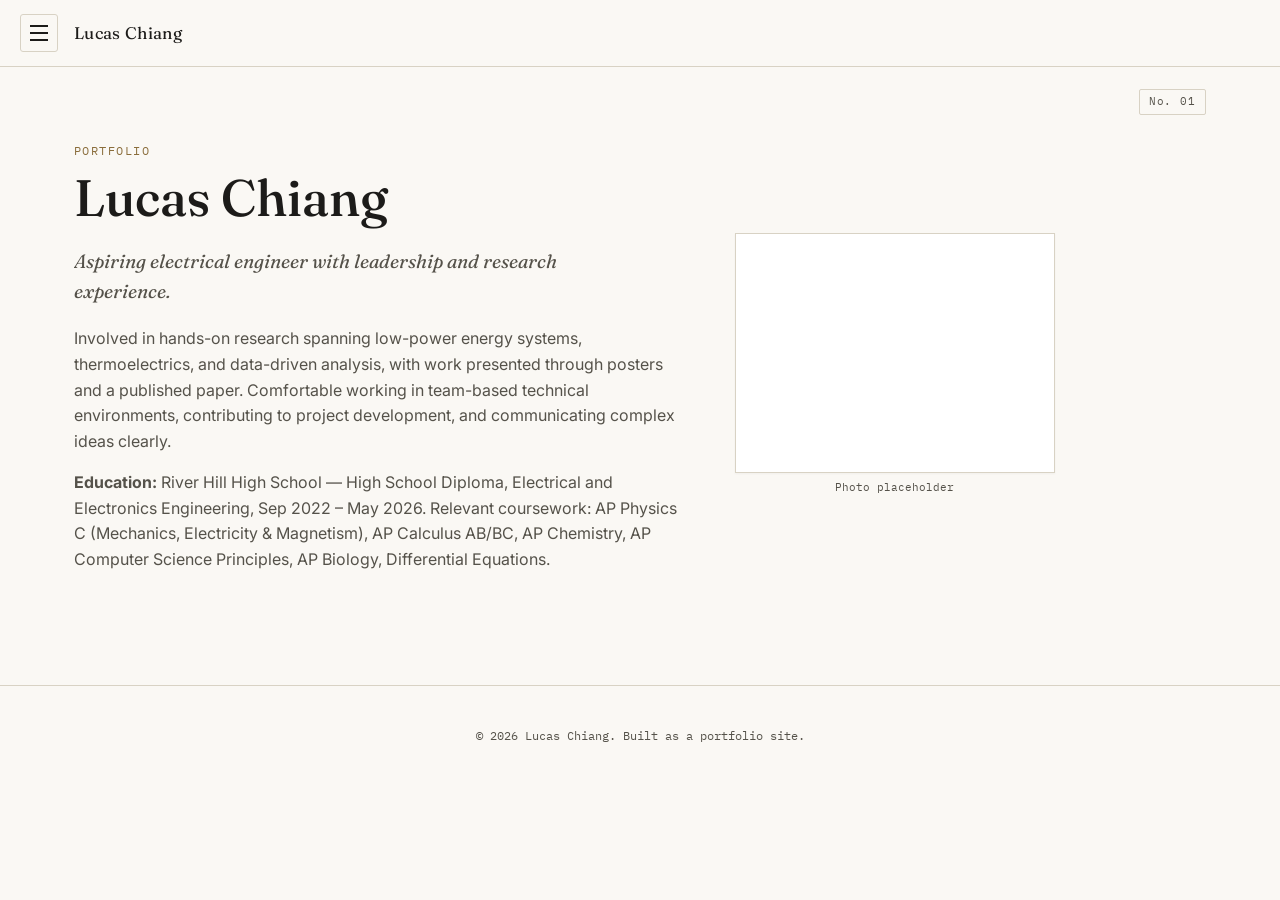
<file: index (1).html>
<!DOCTYPE html>
<html lang="en">
<head>
<meta charset="UTF-8" />
<meta name="viewport" content="width=device-width, initial-scale=1.0" />
<title>Lucas Chiang — Portfolio</title>
<link rel="preconnect" href="https://fonts.googleapis.com">
<link rel="preconnect" href="https://fonts.gstatic.com" crossorigin>
<link href="https://fonts.googleapis.com/css2?family=Fraunces:ital,opsz,wght@0,9..144,400;0,9..144,500;0,9..144,600;1,9..144,500&family=IBM+Plex+Mono:wght@400;500&family=Inter:wght@400;500;600&display=swap" rel="stylesheet">
<link rel="stylesheet" href="style.css">
</head>
<body>

  <!-- Top bar -->
  <header class="topbar">
    <button class="menu-btn" id="menuBtn" aria-label="Open navigation" aria-expanded="false" aria-controls="navPanel">
      <span class="menu-line"></span>
      <span class="menu-line"></span>
      <span class="menu-line"></span>
    </button>
    <span class="topbar-title">Lucas Chiang</span>
    <span class="topbar-spacer" aria-hidden="true"></span>
  </header>

  <!-- Slide-in nav panel, styled like a catalog index -->
  <nav class="nav-panel" id="navPanel" aria-hidden="true">
    <ol class="nav-list">
      <li><a href="#home" data-page="home"><span class="nav-num">01</span><span class="nav-label">Home</span></a></li>
      <li><a href="#research" data-page="research"><span class="nav-num">02</span><span class="nav-label">Research Projects</span></a></li>
      <li><a href="#experience" data-page="experience"><span class="nav-num">03</span><span class="nav-label">Experience</span></a></li>
      <li><a href="#expertise" data-page="expertise"><span class="nav-num">04</span><span class="nav-label">Expertise</span></a></li>
      <li><a href="#leadership" data-page="leadership"><span class="nav-num">05</span><span class="nav-label">Leadership</span></a></li>
    </ol>
  </nav>
  <div class="nav-overlay" id="navOverlay"></div>

  <main>
    <!-- HOME -->
    <section class="page" id="home" data-page="home">
      <div class="card-tab">No. 01</div>
      <div class="page-inner home-layout">
        <div class="home-text">
          <p class="eyebrow">Portfolio</p>
          <h1>Lucas Chiang</h1>
          <p class="tagline">Aspiring electrical engineer with leadership and research experience.</p>
          <p class="body-copy">
            Involved in hands-on research spanning low-power energy systems, thermoelectrics,
            and data-driven analysis, with work presented through posters and a published
            paper. Comfortable working in team-based technical environments, contributing to
            project development, and communicating complex ideas clearly.
          </p>
          <p class="body-copy">
            <strong>Education:</strong> River Hill High School — High School Diploma,
            Electrical and Electronics Engineering, Sep 2022 – May 2026. Relevant coursework:
            AP Physics C (Mechanics, Electricity &amp; Magnetism), AP Calculus AB/BC, AP Chemistry,
            AP Computer Science Principles, AP Biology, Differential Equations.
          </p>
        </div>
        <figure class="photo-placeholder">
          <div class="photo-box"></div>
          <figcaption>Photo placeholder</figcaption>
        </figure>
      </div>
    </section>

    <!-- RESEARCH PROJECTS -->
    <section class="page" id="research" data-page="research">
      <div class="card-tab">No. 02</div>
      <div class="page-inner">
        <p class="eyebrow">Section 02</p>
        <h1>Research Projects</h1>

        <div class="entry-grid">
          <article class="entry">
            <figure class="photo-placeholder small">
              <div class="photo-box"></div>
              <figcaption>Photo placeholder</figcaption>
            </figure>
            <h2>Wearable Thermoelectric Power Systems</h2>
            <p class="entry-meta">University of Maryland Baltimore County — Jul 2025 to Present</p>
            <p class="body-copy">
              Used a 3.3V integrated circuit voltage regulator to charge and discharge
              capacitors, demonstrating the ability of low-power energy harvesters to act
              as power supplies; presented findings as a research poster. Took the lead
              role in printed circuit board fabrication. Currently researching wearable
              thermoelectric-powered electrocardiographs for use in medical environments.
            </p>
            <p class="body-copy">
              Published as: <em>"Utilization of Commercial Peltier Thermoelectric Generators
              for Continuous Wearable Device Use,"</em> Oxford Journal of Student Scholarship,
              Jun 2026. Tested commercial-grade Peltier TEGs for on-body temperature
              differentials, finding no significant effect from adding more TEGs in series
              but a significant improvement from adding heat sinks.
              <a href="https://www.oxfordjss.org/june-2026-vol-8-issue-2/utilization-of-commercial-peltier-thermoelectric-generators-for-continuous-wearable-device-use" target="_blank" rel="noopener">Read the publication →</a>
            </p>
          </article>

          <article class="entry">
            <figure class="photo-placeholder small">
              <div class="photo-box"></div>
              <figcaption>Photo placeholder</figcaption>
            </figure>
            <h2>Calcium Manganese Oxide Thin Films</h2>
            <p class="entry-meta">Towson University — Jul 2025 to Aug 2025</p>
            <p class="body-copy">
              Created calcium manganese oxide thin films using pulsed laser deposition to
              enhance electronic performance, then fluorinated the films using spin-coating
              in a clean room to maintain material properties. Used X-ray diffraction and
              four-probe resistance measurement to characterize resistance and crystalline
              structure, and presented findings as a research poster to the research team.
            </p>
          </article>

          <article class="entry">
            <figure class="photo-placeholder small">
              <div class="photo-box"></div>
              <figcaption>Photo placeholder</figcaption>
            </figure>
            <h2>Exoplanet Light Curve Validation (TOI 5868.01)</h2>
            <p class="entry-meta">George Mason University — Jun 2024 to Aug 2024</p>
            <p class="body-copy">
              Used Python (Jupyter Notebook) and AstroImageJ to analyze light curve data
              from the George Mason University Observatory on candidate exoplanet TOI
              5868.01, comparing ground-based observations with James Webb Space Telescope
              data to validate a predicted transit. Advised by Professor Peter Plavchan.
            </p>
            <p class="body-copy">
              Published as: <em>"Ground-Based Light Curve Follow-Up Validation Observations
              of TESS Object of Interest (TOI) 5868.01,"</em> George Mason MARS Repository,
              Aug 2024. Concluded a high likelihood that TOI 5868.01 is a genuine exoplanet,
              while noting further work is needed to rule out a false positive.
              <a href="https://digitalcollections.gmu.edu/record/76334?ln=en&p=Toi+5868.01&v=pdf" target="_blank" rel="noopener">Read the publication →</a>
            </p>
          </article>
        </div>
      </div>
    </section>

    <!-- EXPERIENCE -->
    <section class="page" id="experience" data-page="experience">
      <div class="card-tab">No. 03</div>
      <div class="page-inner">
        <p class="eyebrow">Section 03</p>
        <h1>Experience</h1>

        <div class="timeline">
          <div class="timeline-item">
            <figure class="photo-placeholder small">
              <div class="photo-box"></div>
              <figcaption>Photo placeholder</figcaption>
            </figure>
            <div class="timeline-text">
              <h2>Mechanical Engineering Wearable Thermoelectrics Intern</h2>
              <p class="entry-meta">University of Maryland Baltimore County — Jul 2025 to Present · Baltimore, MD · On-site</p>
              <p class="body-copy">
                Used a 3.3V IC voltage regulator to charge and discharge capacitors to
                demonstrate low-power energy harvesters as viable power supplies; presented
                this work as a poster. Took the lead role in PCB fabrication. Currently
                researching wearable thermoelectric-powered electrocardiographs for medical use.
              </p>
            </div>
          </div>

          <div class="timeline-item">
            <figure class="photo-placeholder small">
              <div class="photo-box"></div>
              <figcaption>Photo placeholder</figcaption>
            </figure>
            <div class="timeline-text">
              <h2>CMO Thin Film Research Intern</h2>
              <p class="entry-meta">Towson University — Jul 2025 to Aug 2025 · Towson, MD · On-site</p>
              <p class="body-copy">
                Created calcium manganese oxide thin films via pulsed laser deposition;
                fluorinated films using spin-coating in a clean room. Used X-ray diffraction
                and four-probe resistance measurement to assess resistance and crystalline
                structure. Presented findings as a research poster.
              </p>
            </div>
          </div>

          <div class="timeline-item">
            <figure class="photo-placeholder small">
              <div class="photo-box"></div>
              <figcaption>Photo placeholder</figcaption>
            </figure>
            <div class="timeline-text">
              <h2>NASA Data Science and Scholarly Research Intern</h2>
              <p class="entry-meta">George Mason University, Schar School of Policy and Government — Jun 2024 to Aug 2024 · Remote</p>
              <p class="body-copy">
                Used Python (Jupyter Notebook) and AstroImageJ to analyze light curve data
                from the George Mason telescope on exoplanet candidate TOI 5868.01, comparing
                against James Webb Space Telescope data. Published findings in the George
                Mason MARS Repository.
              </p>
            </div>
          </div>

          <div class="timeline-item">
            <figure class="photo-placeholder small">
              <div class="photo-box"></div>
              <figcaption>Photo placeholder</figcaption>
            </figure>
            <div class="timeline-text">
              <h2>Swim Instructor</h2>
              <p class="entry-meta">Columbia Association — Jun 2023 to Jan 2025 · Columbia, MD · Part-time</p>
              <p class="body-copy">
                Taught children ages 6–12 the four basic swim strokes and foundational water
                skills. Led large classes and tracked individual progress over six-week
                sessions to build more in-depth lesson plans.
              </p>
            </div>
          </div>
        </div>
      </div>
    </section>

    <!-- EXPERTISE -->
    <section class="page" id="expertise" data-page="expertise">
      <div class="card-tab">No. 04</div>
      <div class="page-inner">
        <p class="eyebrow">Section 04</p>
        <h1>Expertise</h1>
        <figure class="photo-placeholder">
          <div class="photo-box"></div>
          <figcaption>Photo placeholder</figcaption>
        </figure>

        <div class="tag-grid">
          <div class="tag-card">
            <h2>Circuit &amp; Hardware Design</h2>
            <p class="body-copy">Integrated circuits, printed circuit board (PCB) design, circuit design, project engineering.</p>
          </div>
          <div class="tag-card">
            <h2>Research &amp; Data Analysis</h2>
            <p class="body-copy">Research skills, data analysis, Python, academic publishing, pulsed laser deposition, X-ray diffraction analysis, thin film deposition, fluorination, astrophysics.</p>
          </div>
          <div class="tag-card">
            <h2>Leadership &amp; Project Management</h2>
            <p class="body-copy">Project management, partner development, sponsorship management, risk management, robotics and robotics design.</p>
          </div>
          <div class="tag-card">
            <h2>Foundational Sciences</h2>
            <p class="body-copy">Physics, mathematics, chemistry, biology, technical writing.</p>
          </div>
        </div>
      </div>
    </section>

    <!-- LEADERSHIP -->
    <section class="page" id="leadership" data-page="leadership">
      <div class="card-tab">No. 05</div>
      <div class="page-inner">
        <p class="eyebrow">Section 05</p>
        <h1>Leadership</h1>

        <div class="entry-grid">
          <article class="entry">
            <figure class="photo-placeholder small">
              <div class="photo-box"></div>
              <figcaption>Photo placeholder</figcaption>
            </figure>
            <h2>Outreach / Design Leader — Team 18996</h2>
            <p class="entry-meta">FIRST Tech Challenge (STATIC) — Sep 2020 to Present</p>
            <p class="body-copy">
              Lead design meetings to brainstorm requirements for robot subsystem designs
              ahead of competition each of the past 5 years. Lead outreach activities for the
              past 3 years, organizing three weekly educational events with partners and
              securing sponsors — raising over $10,000 in one year. Teach STEM principles to
              underserved kids in Baltimore.
            </p>
          </article>

          <article class="entry">
            <figure class="photo-placeholder small">
              <div class="photo-box"></div>
              <figcaption>Photo placeholder</figcaption>
            </figure>
            <h2>Student Leadership — River Hill High School</h2>
            <p class="entry-meta">Sep 2022 to Present</p>
            <p class="body-copy">
              Co-President/Founder of the River Hill Economics Club and the River Hill
              Engineering Club. Captain of Cross Country and member of Track &amp; Field.
              Vice President of the Maryland Technology Honor Society (River Hill Chapter).
              Section Leader in the River Hill Marching Band and Wind Ensemble.
            </p>
          </article>
        </div>
      </div>
    </section>
  </main>

  <footer class="site-footer">
    <p>© <span id="year"></span> Lucas Chiang. Built as a portfolio site.</p>
  </footer>

<script src="script.js"></script>
</body>
</html>
</file>
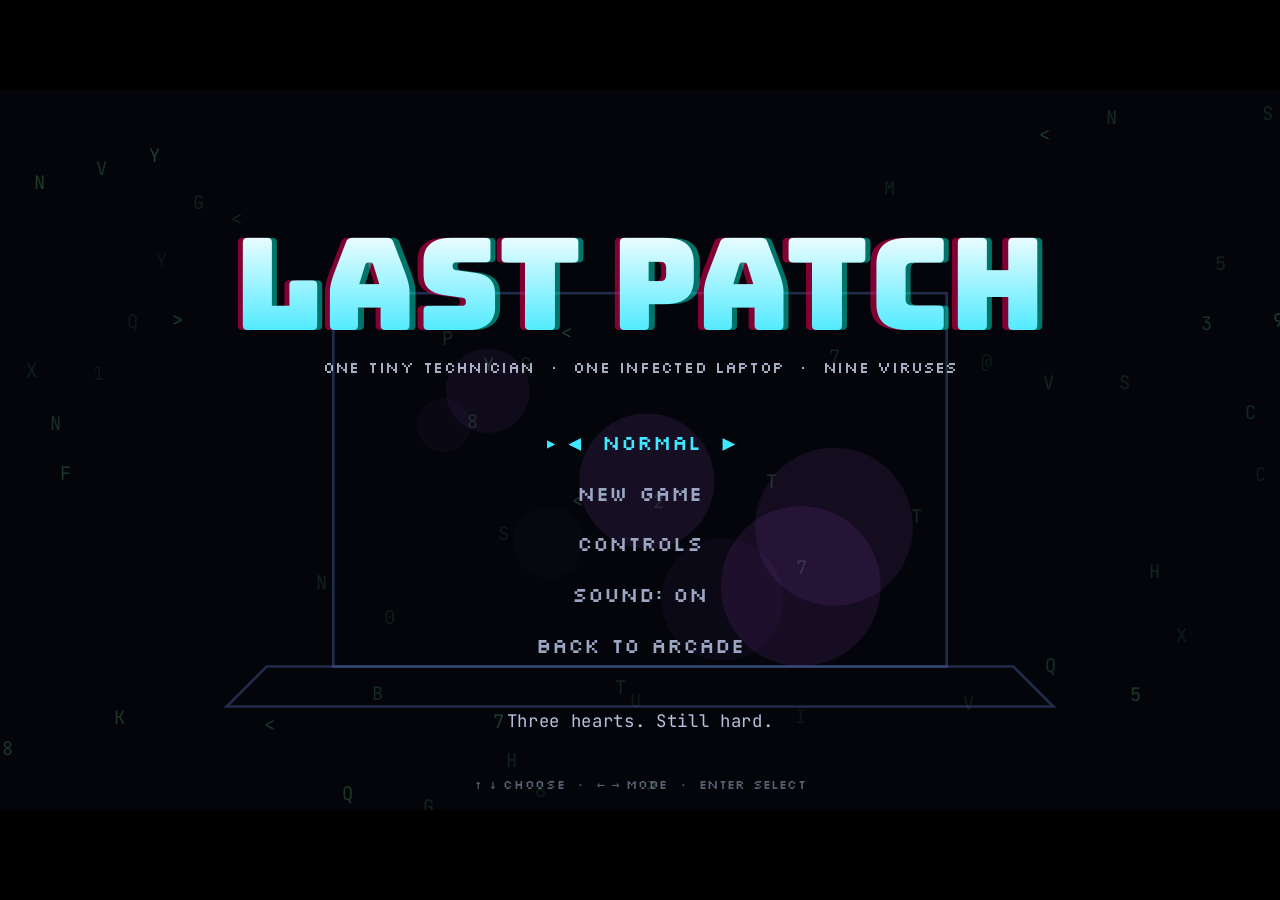
<file: lp.html>
<!doctype html>
<html lang="en">
<head>
<meta charset="UTF-8">
<meta name="viewport" content="width=device-width, initial-scale=1.0, viewport-fit=cover">
<meta name="description" content="Last Patch — a tiny technician explores an infected laptop and fights the viruses eating it.">
<title>Last Patch</title>
<link rel="icon" type="image/svg+xml" href="assets/favicon.svg">
<link rel="preconnect" href="https://fonts.googleapis.com">
<link rel="preconnect" href="https://fonts.gstatic.com" crossorigin>
<link rel="stylesheet" href="https://fonts.googleapis.com/css2?family=Bungee&family=Nosifer&family=Silkscreen&family=JetBrains+Mono:wght@500&display=swap">
<style>
html,body{margin:0;height:100%;background:#000;overflow:hidden}
body{display:grid;place-items:center}
canvas{display:block;width:min(100vw,calc(100vh * 16 / 9));height:min(100vh,calc(100vw * 9 / 16));image-rendering:auto;outline:none}
.touch{position:fixed;left:0;right:0;bottom:12px;text-align:center;color:#8e96b4;font:12px Silkscreen,monospace;pointer-events:none}
[hidden]{display:none!important}
</style>
</head>
<body>
<canvas id="cv" width="960" height="540" tabindex="0" aria-label="Last Patch game"></canvas>
<div class="touch" id="touch" hidden>Last Patch needs a keyboard.</div>
<script src="achievements.js"></script>
<script src="lp-engine.js"></script>
<script src="lp-world.js"></script>
<script src="lp-props.js"></script>
<script src="lp-stage2.js"></script>
<script src="lp-stage3.js"></script>
<script src="lp-bosses.js"></script>
<script src="lp-bosses2.js"></script>
<script src="lp-bosses3.js"></script>
<script src="lp-rootkit.js"></script>
<script>
(function(){
'use strict';
const LP=window.LP,T=LP.T,VW=LP.VW,VH=LP.VH,H=LP.H,I=LP.I,{clamp,rand,pick,lerp,appr}=LP;
const cv=document.getElementById('cv'),g=cv.getContext('2d');
if(matchMedia('(pointer:coarse)').matches)document.getElementById('touch').hidden=false;
function fit(){const r=cv.getBoundingClientRect(),d=Math.min(devicePixelRatio||1,2);cv.width=Math.round(r.width*d)||VW;cv.height=Math.round(r.height*d)||VH}
addEventListener('resize',fit);fit();
const MODES={normal:{n:'NORMAL',hearts:3,nm:false,d:'Three hearts. Still hard.'},nightmare:{n:'NIGHTMARE',hearts:3,nm:true,d:'Three hearts. Enemies and bosses stop being predictable.'},impossible:{n:'IMPOSSIBLE',hearts:1,nm:true,d:'One heart. Nightmare enemies. Die once and the run is deleted.'}};
const MODE_KEYS=['normal','nightmare','impossible'];
let state='title',mode=LP.store.get('lc-lp-mode')||'normal',menuI=0,sub=null,overT=0,deadT=0,loreBox=null,abilCard=null,endCard=null;
LP.save=null;LP.roomT=0;LP.cs=null;LP.boss=null;

/* ---------- saves ---------- */
const SK=m=>'lc-lp-'+m;
function loadSave(m){try{const v=JSON.parse(LP.store.get(SK(m))||'null');return v&&v.v===1?v:null}catch(e){return null}}
LP.saveGame=()=>{if(LP.save)LP.store.set(SK(LP.save.mode),JSON.stringify(LP.save))};
function newSave(m){return{v:1,mode:m,room:null,x:0,y:0,abil:{},boss:{},seen:{},cs:{},time:0,deaths:0,intro:false}}

/* ---------- cutscene runner ---------- */
LP.runCS=gen=>{LP.cs={it:gen,wait:0,cond:null}};
function csStep(dt){const c=LP.cs;if(!c)return;if(c.wait>0){c.wait-=dt;return}if(c.cond){if(!c.cond())return;c.cond=null}const r=c.it.next();if(r.done){LP.cs=null;H.ctrl=true;return}
  if(typeof r.value==='number')c.wait=r.value-dt;else if(typeof r.value==='function')c.cond=r.value}

/* ---------- rooms ---------- */
let curZone=null;
function enterRoom(id,x,y,opts){opts=opts||{};const r=LP.rooms[id];LP.room=r;
  r.grid.set(r.grid0);const br=LP.save.broken||{};let changed=r.dirty;for(const k in br){const [rid,pos]=k.split(':');if(rid!==id)continue;const [bx,by]=pos.split(',').map(Number);r.grid[by*r.w+bx]=0;changed=true}
  if(!r.canvas||changed){LP.buildRoomCanvas(r);r.dirty=false}
  LP.zoomFX=null;LP.plats=[];LP.shots=[];LP.parts.length=0;LP.boss=null;LP.ents=r.spawns.filter(sp=>!(LP.save.restored&&LP.EN[sp.type])).map(LP.spawn).filter(Boolean);LP.roomT=0;LP.flipT=0;LP.tearT=0;H.pull=0;
  H.x=x;H.y=y;H.lastSafe={x,y};H.after=[];H.onPlat=null;H.scarf.forEach(p=>{p.x=p.px=x+9;p.y=p.py=y+8});
  LP.save.seen[id]=1;if(r.zone!==curZone){curZone=r.zone;const Z=LP.ZONES[r.zone];if(!opts.quiet)LP.banner(Z.name,Z.sub.toUpperCase());LP.music(Z.music)}
  LP.camUpdate(0,true);LP.fade={t:0,d:.22,inOnly:true}}
LP.enterRoom=enterRoom;
function checkExit(){const r=LP.room,cx=H.x+H.w/2,cy=H.y+H.h/2;if(cx>=0&&cy>=0&&cx<r.w*T&&cy<r.h*T)return;
  const wx=r.wx*T+cx,wy=r.wy*T+cy,nr=LP.roomAtWorld(Math.floor(wx/T),Math.floor(wy/T));
  if(!nr||nr===r){H.x=clamp(H.x,0,r.w*T-H.w);H.y=clamp(H.y,-40,r.h*T-H.h);return}
  const vx=H.vx,vy=H.vy;enterRoom(nr.id,wx-nr.wx*T-H.w/2,wy-nr.wy*T-H.h/2);H.vx=vx;H.vy=vy}

/* ---------- hooks ---------- */
LP.rest=sp=>{H.hearts=LP.maxHearts;H.vx=0;LP.save.room=LP.room.id;LP.save.x=sp.x;LP.save.y=sp.y;LP.saveGame();LP.sfx('save');
  LP.part({x:sp.x,y:sp.y-20,k:'ring',col:'#46f08f',s:10,grow:300,life:.6});LP.burst(sp.x,sp.y-20,20,'#46f08f',200,{g:-80});LP.text(sp.x,sp.y-70,'PROGRESS SAVED','#bfffd8',{s:12,life:1.4,vy:-30});
  if(!LP.save.restored)LP.ents=LP.ents.filter(e=>!e.enemy).concat(LP.room.spawns.filter(s=>LP.EN[s.type]).map(LP.spawn))};
LP.showLore=txt=>{state='lore';loreBox={txt,t:0};LP.sfx('ui')};
LP.getAbility=(ab,shrine)=>{if(LP.abil[ab])return;LP.runCS((function*(){H.ctrl=false;H.vx=0;LP.sfx('ability');LP.flash={c:'rgba(255,240,190,',t:.6,m:.9};
  for(let s=0;s<1.1;s+=LP.DT){H.vy=-30;if(Math.random()<.8){const a=rand(0,6.283);LP.part({x:H.x+9+Math.cos(a)*90,y:H.y+20+Math.sin(a)*90,vx:-Math.cos(a)*200,vy:-Math.sin(a)*200,life:.45,col:'#ffd36b',s:3,k:'spark'})}yield LP.DT}
  LP.abil[ab]=1;LP.save.abil=LP.abil;LP.saveGame();LP.part({x:H.x+9,y:H.y+20,k:'ring',col:'#ffd36b',s:10,grow:700,life:.6,w:5});LP.shake(10);
  state='ability';abilCard={ab,t:0};yield()=>state==='play';H.ctrl=true})())};
LP.startBoss=id=>{const b=LP.BOSSES[id]();LP.boss=b;const full=!LP.save.cs[id];LP.save.cs[id]=1;LP.saveGame();LP.runCS(LP.INTROS[id](b,full))};
LP.bossDefeated=b=>{LP.save.boss[b.id]=1;LP.saveGame();if(window.LCAch&&!LP.devUsed)LCAch.unlock('lp_'+b.id);if(b.id==='rootkit'){setTimeout(()=>{if(LP.boss===b){LP.boss=null;LP.ents.filter(e=>e.kind==='gate').forEach(gt=>gt.open());LP.ending(b)}},1300);return}
  setTimeout(()=>{if(LP.boss===b){LP.boss=null;LP.ents.filter(e=>e.kind==='gate').forEach(gt=>gt.open());LP.titleCard('INFECTION PURGED',b.name,2.6);LP.music(LP.ZONES[LP.room.zone].music)}},1300)};
LP.onHurt=()=>{};
const killHero0=LP.killHero;LP.killHero=()=>{killHero0();LP.save.deaths++;const b=LP.boss;if(b&&b.id==='weaver'&&b.state!=='dying')setTimeout(()=>LP.mwahaha(b,.85,false,{x:b.x,y:b.y}),500)};

/* ---------- game flow ---------- */
function startGame(m,cont){mode=m;LP.store.set('lc-lp-mode',m);const M=MODES[m];LP.NM=M.nm;LP.maxHearts=M.hearts;
  LP.save=cont?loadSave(m):newSave(m);if(!cont)LP.saveGame();LP.abil=LP.save.abil;curZone=null;LP.overlays.length=0;LP.cs=null;LP.darkOverride=null;LP.cam.focus=null;
  LP.heroReset(0,0);H.hearts=LP.maxHearts;H.charge=0;state='play';
  if(!cont||!LP.save.room){const s=LP.START;enterRoom(s.room,s.x,s.y-200,{quiet:true});LP.runCS(intro())}
  else{enterRoom(LP.save.room,LP.save.x-9,LP.save.y-40)}}
function* intro(){H.ctrl=false;H.frozen=true;LP.darkOverride=.85;H.y=-400;H.vy=0;LP.music('quiet');
  LP.console(['> usb0: device connected','> mounting patch.exe ............. ok','> target: everything that is eating this machine','> deploying technician'],40);yield 4.4;
  LP.darkOverride=null;LP.flash={c:'rgba(160,240,255,',t:.4,m:.8};LP.sfx('zap');H.y=66;H.x=LP.START.x;H.vy=500;H.frozen=false;for(let i=0;i<30;i++)LP.part({x:H.x+9,y:rand(0,120),vx:rand(-20,20),vy:rand(200,500),life:.6,col:'#3ee8ff',s:2,k:'spark'});
  yield()=>H.ground;LP.shake(10);LP.dust(14);yield .6;LP.banner('THE MOTHERBOARD','COPPER COUNTRY');LP.music('mb');LP.save.intro=true;LP.saveGame();curZone='mb'}
function respawn(){LP.flipT=0;LP.tearT=0;H.pull=0;LP.cs=null;LP.overlays.length=0;LP.darkOverride=null;LP.cam.focus=null;LP.boss=null;const s=LP.save;H.hearts=LP.maxHearts;
  if(s.room){LP.heroReset(s.x-9,s.y-40);H.hearts=LP.maxHearts;curZone=null;enterRoom(s.room,s.x-9,s.y-40)}else{LP.heroReset(0,0);H.hearts=LP.maxHearts;curZone=null;enterRoom(LP.START.room,LP.START.x,LP.START.y,{})}H.charge=Math.min(H.charge,33);state='play'}

/* ---------- combat ---------- */
function dmgOut(){let d=H.atkDmg||1;if(H.critT>0){H.critT=0;d*=3;LP.sfx('crit');LP.stop(.14);LP.shake(16);LP.flash={c:'rgba(255,240,180,',t:.2,m:.45};LP.text(H.x+9+H.face*40,H.y-10,'CRITICAL','#ffd36b',{s:16,life:1})}else if(H.atkK==='full')LP.shake(7);return d}
LP.parried=fromX=>{H.inv=Math.max(H.inv,.5);H.parryT=0;H.parryCD=0;H.critT=1.8;LP.slowT=.85;LP.sfx('parry');LP.stop(.08);LP.shake(8);const cx=H.x+9+H.face*14,cy=H.y+16;
  LP.part({x:cx,y:cy,k:'ring',col:'#fff3b0',s:8,grow:420,life:.35,w:4});for(let i=0;i<16;i++){const a=rand(0,6.283);LP.part({x:cx,y:cy,vx:Math.cos(a)*rand(200,500),vy:Math.sin(a)*rand(200,500),life:.35,col:pick(['#fff3b0','#ffffff','#7df0ff']),k:'spark',s:3})}
  LP.text(cx,cy-30,'PARRY','#fff3b0',{s:14,life:.9});
  // whoever swung gets knocked off balance
  let best=LP.ents.find(e=>e.enemy&&!e.dead&&e.hazRects&&e.hazRects().length)||null,bd=best?-1:170;for(const e of LP.ents)if(bd>=0&&e.enemy&&!e.dead){const d=Math.abs(e.x+e.w/2-(fromX==null?cx:fromX))+Math.abs(e.y+e.h/2-cy)*.5;if(d<bd){bd=d;best=e}}if(best){best.stagger=1.4;best.kb=.15;best.kbv=Math.sign(best.x-H.x)*260;LP.text(best.x+best.w/2,best.y-14,'!','#ffd36b',{s:20,life:.8})}
  if(LP.boss&&!best){LP.bossFreeze=.7;LP.text(H.x+9+H.face*90,H.y-40,'STAGGERED','#ffd36b',{s:13,life:1})}};
LP.onDive=(x,y)=>{for(const e of LP.ents)if(e.enemy&&!e.dead&&Math.hypot(e.x+e.w/2-x,e.y+e.h/2-y)<80&&!H.atkHit.has(e)){e.hurt(1,Math.sign(e.x-x)||1)}};
function onHit(dir){H.charge=Math.min(99,H.charge+11);LP.stop(H.atkK==='full'?.08:.045);LP.shake(3);if(H.atkDir==='d')LP.pogo();else if(H.atkDir==='f')H.vx-=H.face*(H.ground?160:60)}
function combat(dt){const ab=LP.atkBox(),hb=LP.heroBox();
  if(ab){for(const e of LP.ents)if(e.enemy&&!e.dead&&!H.atkHit.has(e)&&LP.overlap(ab,e)){H.atkHit.add(e);const dm=dmgOut()*(e.stagger>0?1.5:1);e.hurt(dm,H.atkDir==='f'?H.face:Math.sign(e.x-H.x)||1);if(H.atkK==='rise'&&!e.heavy){e.vy=-520;e.ground=false}onHit()}
    if(LP.boss)for(const box of LP.boss.hitboxes()){const key=box.copy||LP.boss;if(!H.atkHit.has(key)&&LP.overlap(ab,box)){H.atkHit.add(key);if(LP.boss.hurt(dmgOut(),H.face,box))onHit()}}
    for(const s of LP.shots)if(!s.mine&&s.brk&&!s.dead&&LP.overlap(ab,{x:s.x-s.r,y:s.y-s.r,w:s.r*2,h:s.r*2})){s.dead=true;H.charge=Math.min(99,H.charge+4);LP.burst(s.x,s.y,10,s.col,250);LP.sfx('hit')}}
  if(!H.dead&&!LP.cs){for(const e of LP.ents){if(e.dead)continue;if(!e.enemy){if(e.hazRects)for(const z of e.hazRects())if(LP.overlap(hb,z))LP.hurtHero(z.x+z.w/2,1,z.noParry);continue}if(LP.overlap(hb,{x:e.x+3,y:e.y+3,w:e.w-6,h:e.h-6}))LP.hurtHero(e.x+e.w/2,1);if(e.hazRects)for(const z of e.hazRects())if(LP.overlap(hb,z))LP.hurtHero(z.x+z.w/2,1)}
    if(LP.boss){for(const c of LP.boss.contact())if(LP.overlap(hb,c))LP.hurtHero(c.x+c.w/2,1);for(const z of LP.boss.haz){if(!z.on)continue;if(z.bounce){if(LP.overlap(hb,z)){LP.hurtHero(H.x,1);H.vy=-980;H.canDJ=true;H.airDash=true;LP.burst(H.x+9,H.y+H.h,14,'#ff8ac8',300)}continue}if(z.slow){if(LP.overlap(hb,z))H.slowT=.25;continue}if(z.hit?z.hit(hb):LP.overlap(hb,z))LP.hurtHero(z.x+(z.w||0)/2,1)}}}
  for(const s of LP.shots){if(s.dead)continue;s.life-=dt;s.x+=s.vx*dt;s.y+=s.vy*dt;if(s.life<=0){s.dead=true;continue}
    if(LP.solidAt(s.x,s.y)){s.dead=true;LP.burst(s.x,s.y,8,s.col,200);continue}
    const box={x:s.x-s.r,y:s.y-s.r,w:s.r*2,h:s.r*2};
    if(s.mine){if(Math.random()<.9)LP.part({x:s.x,y:s.y,vx:-s.vx*.1,vy:rand(-20,20),life:.25,col:'#3ee8ff',s:3});
      for(const e of LP.ents)if(e.enemy&&!e.dead&&!s.hit.has(e)&&LP.overlap(box,e)){s.hit.add(e);e.hurt(s.dmg,Math.sign(s.vx));LP.burst(s.x,s.y,12,'#3ee8ff',300)}
      if(LP.boss)for(const b of LP.boss.hitboxes()){const key=b.copy||LP.boss;if(!s.hit.has(key)&&LP.overlap(box,b)){s.hit.add(key);LP.boss.hurt(s.dmg,Math.sign(s.vx),b);s.dead=true;LP.burst(s.x,s.y,14,'#3ee8ff',300)}}}
    else if(!H.dead&&!LP.cs&&LP.overlap(hb,{x:s.x-s.r+2,y:s.y-s.r+2,w:s.r*2-4,h:s.r*2-4})){if(H.parryT>0){LP.parried(null);s.mine=true;s.vx*=-1.5;s.vy*=-1.5;s.dmg=3;s.hit=new Set();s.col='#fff3b0';s.life=1.5}else{s.dead=true;LP.hurtHero(s.x,1)}}}
  LP.shots=LP.shots.filter(s=>!s.dead);LP.ents=LP.ents.filter(e=>!e.dead)}

/* ---------- step ---------- */
function step(dt){LP.t+=dt;
  for(const o of LP.overlays){o.t+=dt;o.update&&o.update(dt)}LP.overlays=LP.overlays.filter(o=>o.t<o.life);
  if(LP.flash){LP.flash.t-=dt;if(LP.flash.t<=0)LP.flash=null}if(LP.fade){LP.fade.t+=dt;if(LP.fade.t>=LP.fade.d)LP.fade=null}
  if(state==='title'){titleStep(dt);return}
  if(state==='console'){LP.updParts&&0;return}
  if(state==='pause'||state==='map'){menuStep();return}
  if(state==='lore'){loreBox.t+=dt;if(loreBox.t>.3&&(I.hit.down||I.hit.attack||I.hit.confirm||I.hit.jump||I.hit.pause)){state='play';loreBox=null}return}
  if(state==='ability'){abilCard.t+=dt;if(abilCard.t>1&&(I.hit.attack||I.hit.confirm)){state='play';const ab=abilCard.ab;abilCard=null;if(ab==='grip'||ab==='slam'){state='end';endCard={t:0,stage:ab==='grip'?1:2}}}return}
  if(state==='end'){endCard.t+=dt;if(endCard.t>1.2&&(I.hit.attack||I.hit.confirm)){state='play';endCard=null}return}
  if(state==='over'){overT+=dt;if(overT>1.2&&(I.hit.confirm||I.hit.attack))toTitle();return}
  if(state==='dead'){deadT+=dt;LP.updParts(dt);if(deadT>1.8)respawn();return}
  // play
  if(I.hit.pause&&!LP.cs){state='pause';menuI=0;LP.sfx('ui');return}
  if(I.hit.map&&!LP.cs){state='map';LP.sfx('ui');return}
  if(LP.hitstop>0){LP.hitstop-=dt;return}
  LP.roomT+=dt;LP.save.time+=dt;csStep(dt);
  for(const e of LP.ents)if(!e.enemy)e.update(dt);
  LP.heroUpdate(dt);
  for(const e of LP.ents)if(e.enemy&&!e.dead){const sg=Math.max(e.stagger||0,e.stun||0);if(sg>0){e.stagger=Math.max(0,(e.stagger||0)-dt);e.stun=Math.max(0,(e.stun||0)-dt);e.t+=dt;e.flash=(e.flash||0)-dt;if(e.vy!=null&&!e.kind.match(/flyer|wisp|scanner|turret/)){e.vy+=2000*dt;e.vx=e.kb>0?e.kbv:0;e.kb-=dt;LP.moveBody(e,dt)}continue}e.update(dt)}
  LP.bossFreeze=Math.max(0,(LP.bossFreeze||0)-dt);LP.flipT=Math.max(0,(LP.flipT||0)-dt);LP.tearT=Math.max(0,(LP.tearT||0)-dt);if(LP.boss&&!(LP.bossFreeze>0&&!LP.cs))LP.boss.update(dt);
  combat(dt);LP.updParts(dt);if(!H.dead&&!LP.cs)checkExit();LP.camUpdate(dt);
  if(H.dead&&H.deadT>1.3){if(mode==='impossible'){state='over';overT=0;LP.store.del(SK('impossible'));const best=+(LP.store.get('lc-lp-best-imp')||0),n=Object.keys(LP.save.boss).length;if(n>best)LP.store.set('lc-lp-best-imp',n);LP.stopMusic()}else{state='dead';deadT=0}}}

/* ---------- drawing ---------- */
function drawActors(g,layer){for(const e of LP.ents)if(!e.enemy&&(e.layer||'mid')===layer)e.draw(g);
  if(layer==='mid'){for(const e of LP.ents)if(e.enemy)e.draw(g);if(LP.boss)LP.boss.draw(g);LP.heroDraw(g);
    for(const s of LP.shots){if(s.mine){g.save();g.translate(s.x,s.y);g.rotate(Math.atan2(s.vy,s.vx));g.shadowColor='#3ee8ff';g.shadowBlur=16;g.fillStyle='#dffcff';g.fillRect(-12,-4,24,8);g.fillStyle='#3ee8ff';g.fillRect(-18,-2,8,4);g.restore()}
      else{const sp=orb(s.col,s.r);g.drawImage(sp,s.x-sp.width/2,s.y-sp.height/2)}if(s.mine)LP.light(s.x,s.y,50,.5)}}}
const ORB={};function orb(col,r){const k=col+r;if(ORB[k])return ORB[k];const c=document.createElement('canvas'),R=Math.ceil(r*3);c.width=c.height=R*2;const x=c.getContext('2d');const gr=x.createRadialGradient(R,R,0,R,R,R);gr.addColorStop(0,col);gr.addColorStop(.4,col);gr.addColorStop(1,'rgba(0,0,0,0)');x.globalAlpha=.55;x.fillStyle=gr;x.fillRect(0,0,R*2,R*2);x.globalAlpha=1;x.fillStyle=col;x.beginPath();x.arc(R,R,r,0,6.283);x.fill();x.fillStyle='#fff';x.beginPath();x.arc(R,R,r*.4,0,6.283);x.fill();return ORB[k]=c}
function heart(g,x,y,s,full,t){g.save();g.translate(x,y);g.scale(s,s);g.beginPath();g.moveTo(0,6);g.bezierCurveTo(-14,-4,-9,-14,0,-7);g.bezierCurveTo(9,-14,14,-4,0,6);g.closePath();
  if(full){g.fillStyle='#ff4f6b';g.shadowColor='#ff4f6b';g.shadowBlur=10;g.fill();g.shadowBlur=0;g.fillStyle='#ffd0d8';g.fillRect(-6,-7,3,3);g.strokeStyle='#8a1a30';g.lineWidth=1;g.beginPath();g.moveTo(-4,0);g.lineTo(0,-3);g.lineTo(4,0);g.stroke()}
  else{g.strokeStyle='rgba(255,120,140,.5)';g.lineWidth=1.5;g.stroke()}g.restore()}
function hud(g){const t=LP.t;// charge orb
  const ox=46,oy=46,r=26,c=H.charge/99;g.fillStyle='rgba(5,8,16,.7)';g.beginPath();g.arc(ox,oy,r+4,0,6.283);g.fill();
  g.save();g.beginPath();g.arc(ox,oy,r,0,6.283);g.clip();const lvl=oy+r-c*r*2;g.fillStyle='#1d6f8a';g.beginPath();g.moveTo(ox-r,oy+r);for(let x=-r;x<=r;x+=4)g.lineTo(ox+x,lvl+Math.sin(t*4+x*.2)*2.5);g.lineTo(ox+r,oy+r);g.fill();
  g.fillStyle='rgba(62,232,255,.55)';g.fillRect(ox-r,lvl-2,r*2,3);g.restore();g.strokeStyle=H.charge>=33?'#7df0ff':'#3a4a6a';g.lineWidth=2.5;g.beginPath();g.arc(ox,oy,r,0,6.283);g.stroke();
  for(const k of[33,66]){const yy=oy+r-k/99*r*2;g.fillStyle='rgba(255,255,255,.35)';g.fillRect(ox-r+3,yy,6,1.5)}
  for(let i=0;i<LP.maxHearts;i++)heart(g,92+i*32,40,1.3,i<H.hearts,t);
  g.font='10px Silkscreen,monospace';g.fillStyle=mode==='normal'?'rgba(200,210,240,.55)':mode==='nightmare'?'#c45bff':'#ff4f6b';g.fillText(MODES[mode].n,84,70);
  const ab=['dash','shot','grip','dj','slam','link','phase'].filter(a=>LP.abil[a]);let ax=84;g.fillStyle='rgba(255,211,107,.85)';ab.forEach(a=>{const l={dash:'SHIFT DASH',shot:'E SHOT',grip:'WALL GRIP',dj:'2X JUMP',slam:'↓+SHIFT SLAM',link:'R LINK',phase:'PHASE DASH'}[a];g.fillText(l,ax,86);ax+=g.measureText(l).width+18});
  if(LP.boss&&LP.boss.state!=='form'&&LP.boss.state!=='ceiling'&&!LP.boss.dead){const b=LP.boss,w=520,x=(VW-w)/2,y=VH-44;g.fillStyle='rgba(5,8,16,.75)';g.fillRect(x-10,y-22,w+20,40);
    g.font='13px Silkscreen,monospace';g.fillStyle='#fff';g.textAlign='center';g.fillText(b.name,VW/2,y-6);g.textAlign='left';g.fillStyle='#2a1020';g.fillRect(x,y,w,8);
    b.shown=b.shown==null?b.hp:appr(b.shown,b.hp,b.max*LP.DT*.8);g.fillStyle='#ffd0d8';g.fillRect(x,y,w*b.shown/b.max,8);g.fillStyle='#ff3e6b';g.fillRect(x,y,w*b.hp/b.max,8);g.fillStyle='rgba(0,0,0,.6)';g.fillRect(x+w/2-1,y,2,8)}}
function textBox(g,lines,y,h){const w=640,x=(VW-w)/2;g.fillStyle='rgba(4,7,14,.92)';g.fillRect(x,y,w,h);g.strokeStyle='rgba(125,200,255,.5)';g.lineWidth=1.5;g.strokeRect(x+.5,y+.5,w-1,h-1)}
function render(){const s=cv.width/VW;g.setTransform(s,0,0,cv.height/VH,0,0);
  if(state==='title'){titleDraw(g);return}
  LP.renderWorld(g,drawActors);
  if(LP.flipT>0||LP.tearT>0){const cw=cv.width,ch=cv.height;g.save();g.setTransform(1,0,0,1,0,0);
    if(LP.flipT>0){g.translate(cw,0);g.scale(-1,1);g.drawImage(cv,0,0)}
    if(LP.tearT>0){const n=6,hh=ch/n;g.setTransform(1,0,0,1,0,0);for(let i=0;i<n;i++)if(i%2){const o=Math.sin(LP.t*90+i)*cw*.02;g.drawImage(cv,0,i*hh,cw,hh,o,i*hh,cw,hh)}}
    g.restore()}
  if(LP.zoomFX){const z=LP.zoomFX;z.t+=1/60;if(z.t>=z.life)LP.zoomFX=null;else{const e=Math.min(LP.ease.out(Math.min(1,z.t/.4)),LP.ease.inOut(Math.min(1,(z.life-z.t)/.5)));const k=1+(z.z-1)*e;
    if(k>1.002){const cw=cv.width,ch=cv.height,sc=cw/VW,fx=(z.x-LP.cam.x)*sc,fy=(z.y-LP.cam.y)*sc,sw=cw/k,sh=ch/k,sx=clamp(fx-sw/2,0,cw-sw),sy=clamp(fy-sh/2,0,ch-sh);g.save();g.setTransform(1,0,0,1,0,0);g.drawImage(cv,sx,sy,sw,sh,0,0,cw,ch);g.restore()}}}
  for(const o of LP.overlays)o.draw(g,o.t);
  // letterbox
  LP.lb=appr(LP.lb||0,LP.cs?1:0,LP.DT*3);if(LP.lb>0){g.fillStyle='#000';g.fillRect(0,0,VW,46*LP.lb);g.fillRect(0,VH-46*LP.lb,VW,46*LP.lb)}
  if(!LP.cs||LP.boss)hud(g);
  if(LP.flash){g.fillStyle=LP.flash.c+(LP.flash.m*Math.min(1,LP.flash.t/.3))+')';g.fillRect(0,0,VW,VH)}
  if(LP.fade){const k=LP.fade.t/LP.fade.d;g.fillStyle=`rgba(0,0,0,${LP.fade.inOnly?1-k:k<.5?k*2:2-k*2})`;g.fillRect(0,0,VW,VH)}
  if(H.hazT>0){g.fillStyle=`rgba(0,0,0,${1-Math.abs(H.hazT-.25)/.25})`;g.fillRect(0,0,VW,VH)}
  if(state==='lore')loreDraw(g);if(state==='ability')abilDraw(g);if(state==='end')endDraw(g);if(state==='pause')pauseDraw(g);if(state==='map')mapDraw(g);
  if(state==='dead')deadDraw(g);if(state==='over')overDraw(g);if(state==='console')conDraw(g)}
function loreDraw(g){g.font='15px "JetBrains Mono",monospace';const L=[];loreBox.txt.split('\n').forEach((para,pi)=>{let line='';for(const w of para.split(' ')){const tt=line?line+' '+w:w;if(g.measureText(tt).width>588&&line){L.push([line,pi]);line=w}else line=tt}L.push([line,pi])});
  const h=Math.max(150,L.length*26+70);textBox(g,null,VH-h-46,h);let k=Math.floor(loreBox.t*60);
  L.forEach(([l,pi],i)=>{if(k<=0)return;g.fillStyle=pi===0?'#9fd6ff':'#e6ecff';g.fillText(l.slice(0,k),(VW-640)/2+24,VH-h-46+36+i*26);k-=l.length});g.font='10px Silkscreen,monospace';g.fillStyle='rgba(200,210,240,.6)';g.fillText('SPACE TO CLOSE',(VW+640)/2-120,VH-62)}
function abilDraw(g){const a=LP.ABIL[abilCard.ab],t=abilCard.t,k=Math.min(1,t/.5);g.fillStyle=`rgba(0,0,0,${.75*k})`;g.fillRect(0,0,VW,VH);g.globalAlpha=k;g.textAlign='center';
  g.font='12px Silkscreen,monospace';g.fillStyle='#ffd36b';g.fillText('NEW ABILITY',VW/2,170);g.font='400 54px Bungee, Impact, sans-serif';const gr=g.createLinearGradient(0,190,0,250);gr.addColorStop(0,'#fff8e0');gr.addColorStop(1,'#ffc23e');g.fillStyle=gr;g.fillText(a.name,VW/2,240);
  g.font='16px "JetBrains Mono",monospace';g.fillStyle='#e6ecff';wrap(g,a.desc,VW/2,292,560,24);
  g.font='14px Silkscreen,monospace';const kw=g.measureText(a.key).width+28;g.strokeStyle='#ffd36b';g.lineWidth=2;g.strokeRect(VW/2-kw/2,350,kw,34);g.fillStyle='#ffd36b';g.fillText(a.key,VW/2,372);
  if(t>1){g.font='11px Silkscreen,monospace';g.fillStyle=`rgba(200,210,240,${.5+.3*Math.sin(t*4)})`;g.fillText('PRESS SPACE',VW/2,440)}g.textAlign='left';g.globalAlpha=1}
function endDraw(g){const t=endCard.t,k=Math.min(1,t/.6);g.fillStyle=`rgba(0,0,0,${.85*k})`;g.fillRect(0,0,VW,VH);g.globalAlpha=k;g.textAlign='center';g.font='400 46px Bungee, Impact, sans-serif';g.fillStyle='#fff';g.fillText(`STAGE ${endCard.stage} PATCHED`,VW/2,190);
  g.font='15px "JetBrains Mono",monospace';g.fillStyle='#cfd8f0';const s=LP.save,m=Math.floor(s.time/60);g.fillText(`${Object.keys(s.boss).length} of 9 infections purged · ${m}m ${Math.floor(s.time%60)}s · ${s.deaths} deaths`,VW/2,236);
  g.fillStyle='#ffb35b';g.fillText(endCard.stage===1?'The RAM and SSD are next. The way east is open now.':'The GPU, cooling, battery, display and BIOS are still infected.',VW/2,286);g.fillStyle='#9aa6c2';g.fillText(endCard.stage===1?'Climb the shaft past the Thread Ripper\'s arena.':'Follow the open gate east out of the Bad Sector\'s arena.',VW/2,312);
  if(t>1.2){g.font='11px Silkscreen,monospace';g.fillStyle='rgba(200,210,240,.7)';g.fillText('PRESS SPACE TO KEEP EXPLORING',VW/2,380)}g.textAlign='left';g.globalAlpha=1}
function deadDraw(g){const k=Math.min(1,deadT/.5);g.fillStyle=`rgba(10,0,4,${.7*k})`;g.fillRect(0,0,VW,VH);g.textAlign='center';g.font='400 52px Bungee, Impact, sans-serif';
  for(let i=0;i<3;i++){g.fillStyle=['rgba(255,0,80,.6)','rgba(0,255,220,.5)','#fff'][i];g.fillText('SEGMENTATION FAULT',VW/2+(i-1)*4*Math.random()*k,VH/2)}g.font='12px Silkscreen,monospace';g.fillStyle='#cfd8f0';g.fillText('RESTORING FROM LAST RESTORE POINT…',VW/2,VH/2+40);g.textAlign='left'}
function overDraw(g){const k=Math.min(1,overT/.8);g.fillStyle=`rgba(0,0,0,${.9*k})`;g.fillRect(0,0,VW,VH);g.globalAlpha=k;g.textAlign='center';g.font='400 64px Bungee, Impact, sans-serif';g.fillStyle='#ff3e6b';g.fillText('RUN TERMINATED',VW/2,VH/2-30);
  const s=LP.save;g.font='15px "JetBrains Mono",monospace';g.fillStyle='#cfd8f0';g.fillText(`Impossible mode · ${Object.keys(s.boss).length} bosses purged · ${Math.floor(s.time/60)}m ${Math.floor(s.time%60)}s`,VW/2,VH/2+14);g.fillStyle='#9aa6c2';g.fillText('The save has been deleted.',VW/2,VH/2+40);
  if(overT>1.2){g.font='11px Silkscreen,monospace';g.fillStyle='rgba(200,210,240,.7)';g.fillText('PRESS ENTER',VW/2,VH/2+100)}g.textAlign='left';g.globalAlpha=1}
function wrap(g,txt,x,y,w,lh){const words=txt.split(' ');let line='';for(const wd of words){const t=line?line+' '+wd:wd;if(g.measureText(t).width>w){g.fillText(line,x,y);y+=lh;line=wd}else line=t}g.fillText(line,x,y)}

/* ---------- pause / map ---------- */
const PAUSE=['RESUME','MAP','CONTROLS','SOUND','QUIT TO TITLE'];
function menuStep(){if(state==='map'){if(I.hit.map||I.hit.pause||I.hit.confirm||I.hit.attack){state='play';LP.sfx('ui')}return}
  if(sub==='controls'){if(I.hit.pause||I.hit.confirm||I.hit.attack){sub=null;LP.sfx('ui')}return}
  if(I.hit.pause){state='play';return}if(I.hit.jump){menuI=(menuI+PAUSE.length-1)%PAUSE.length;LP.sfx('ui')}if(I.hit.down){menuI=(menuI+1)%PAUSE.length;LP.sfx('ui')}
  if(I.hit.confirm||I.hit.attack){const it=PAUSE[menuI];LP.sfx('uiok');if(it==='RESUME')state='play';else if(it==='MAP')state='map';else if(it==='CONTROLS')sub='controls';else if(it==='SOUND')LP.setMute(!LP.muted);else if(it==='QUIT TO TITLE')toTitle()}}
function pauseDraw(g){g.fillStyle='rgba(2,4,10,.82)';g.fillRect(0,0,VW,VH);if(sub==='controls'){controlsDraw(g);return}g.textAlign='center';g.font='400 44px Bungee, Impact, sans-serif';g.fillStyle='#fff';g.fillText('PAUSED',VW/2,150);
  PAUSE.forEach((it,i)=>{g.font='16px Silkscreen,monospace';g.fillStyle=i===menuI?'#3ee8ff':'#9aa6c2';const label=it==='SOUND'?`SOUND: ${LP.muted?'OFF':'ON'}`:it;g.fillText((i===menuI?'▸ ':'')+label,VW/2,220+i*40)});g.textAlign='left'}
function controlsDraw(g){g.textAlign='center';g.font='400 36px Bungee, Impact, sans-serif';g.fillStyle='#fff';g.fillText('CONTROLS',VW/2,110);g.font='14px Silkscreen,monospace';
  const L=[['← →','MOVE'],['↑','JUMP (HOLD FOR HIGHER)'],['↓','DUCK · REST · READ'],['↓ + ↑','DROP THROUGH A PLATFORM'],['SPACE','ATTACK · TAP FOR A 5-HIT COMBO'],['','↑/↓ IN THE AIR TO STRIKE UP OR DOWN'],['F','PARRY AS A HIT LANDS → CRIT'],['E','PACKET SHOT (WHEN FOUND)'],['SHIFT','DASH (WHEN FOUND)'],['R','DATA LINK TO A NODE (WHEN FOUND)'],['HOLD Q','PATCH: HEAL ONE HEART FOR 33 CHARGE'],['M / TAB','MAP'],['ESC / P','PAUSE']];g.font='13px Silkscreen,monospace';
  L.forEach(([k,v],i)=>{g.fillStyle='#ffd36b';g.textAlign='right';g.fillText(k,VW/2-20,140+i*27);g.fillStyle='#dfe6ff';g.textAlign='left';g.fillText(v,VW/2+10,140+i*27)});g.textAlign='center';g.font='11px Silkscreen,monospace';g.fillStyle='rgba(200,210,240,.6)';g.fillText('ESC TO GO BACK',VW/2,VH-40);g.textAlign='left'}
function mapDraw(g){g.fillStyle='rgba(2,4,10,.9)';g.fillRect(0,0,VW,VH);const seen=Object.keys(LP.save.seen).map(id=>LP.rooms[id]).filter(Boolean);if(!seen.length)return;
  let x0=1e9,y0=1e9,x1=-1e9,y1=-1e9;for(const r of seen){x0=Math.min(x0,r.wx);y0=Math.min(y0,r.wy);x1=Math.max(x1,r.wx+r.w);y1=Math.max(y1,r.wy+r.h)}
  const sc=Math.min(820/(x1-x0),380/(y1-y0),4),ox=(VW-(x1-x0)*sc)/2,oy=(VH-(y1-y0)*sc)/2+10;
  g.textAlign='center';g.font='400 30px Bungee, Impact, sans-serif';g.fillStyle='#fff';g.fillText('MAP',VW/2,60);g.textAlign='left';
  for(const r of seen){const Z=LP.ZONES[r.zone],x=ox+(r.wx-x0)*sc,y=oy+(r.wy-y0)*sc;g.fillStyle=LP.shade(Z.tile,.15);g.fillRect(x,y,r.w*sc,r.h*sc);g.strokeStyle=r===LP.room?'#fff':Z.edge;g.lineWidth=r===LP.room?2:1;g.strokeRect(x+.5,y+.5,r.w*sc-1,r.h*sc-1);
    for(const s of r.spawns){const px=x+(s.tx+.5)*sc,py=y+(s.ty+.5)*sc;if(s.type==='save'){g.fillStyle='#46f08f';g.fillRect(px-3,py-3,6,6)}if(s.type==='boss'){const done=LP.save.boss[s.id];g.fillStyle=done?'#556':'#ff3e6b';g.font='12px Silkscreen,monospace';g.fillText(done?'✕':'☠',x+r.w*sc/2-5,y+r.h*sc/2+4)}}}
  const r=LP.room;if(Math.sin(LP.t*8)>0){g.fillStyle='#3ee8ff';g.beginPath();g.arc(ox+(r.wx-x0)*sc+(H.x+9)/T*sc,oy+(r.wy-y0)*sc+(H.y+20)/T*sc,4,0,6.283);g.fill()}
  g.font='11px Silkscreen,monospace';g.fillStyle='#46f08f';g.fillText('■ RESTORE POINT',40,VH-40);g.fillStyle='#ff3e6b';g.fillText('☠ INFECTION',220,VH-40);g.fillStyle='rgba(200,210,240,.6)';g.fillText('M TO CLOSE',VW-140,VH-40)}

/* ---------- title ---------- */
const drops=Array.from({length:60},()=>({x:Math.random()*VW,y:Math.random()*VH,s:rand(40,140),c:String.fromCharCode(0x30+(Math.random()*42|0))}));
let titleT=0;
function titleItems(){const sv=loadSave(mode);const L=[{k:'mode'}];if(sv&&sv.room)L.push({k:'cont',sv});L.push({k:'new'},{k:'controls'},{k:'sound'},{k:'back'});return L}
function toTitle(){state='title';sub=null;menuI=0;LP.overlays.length=0;LP.cs=null;LP.boss=null;LP.music('title')}
function titleStep(dt){titleT+=dt;if(sub==='controls'){if(I.hit.pause||I.hit.confirm||I.hit.attack){sub=null;LP.sfx('ui')}return}
  if(sub==='confirmNew'){if(I.hit.confirm||I.hit.attack){sub=null;LP.store.del(SK(mode));startGame(mode,false)}else if(I.hit.pause||I.hit.down||I.hit.jump){sub=null;LP.sfx('ui')}return}
  const L=titleItems();menuI=clamp(menuI,0,L.length-1);
  if(I.hit.jump){menuI=(menuI+L.length-1)%L.length;LP.sfx('ui')}if(I.hit.down){menuI=(menuI+1)%L.length;LP.sfx('ui')}
  const it=L[menuI];if(it.k==='mode'&&(I.hit.left||I.hit.right)){const i=MODE_KEYS.indexOf(mode);mode=MODE_KEYS[(i+(I.hit.right?1:2))%3];LP.store.set('lc-lp-mode',mode);LP.sfx('ui')}
  if(I.hit.confirm||I.hit.attack){LP.ac();LP.music('title');LP.sfx('uiok');
    if(it.k==='mode'){const i=MODE_KEYS.indexOf(mode);mode=MODE_KEYS[(i+1)%3];LP.store.set('lc-lp-mode',mode)}
    else if(it.k==='cont')startGame(mode,true);else if(it.k==='new'){if(loadSave(mode)&&loadSave(mode).room)sub='confirmNew';else startGame(mode,false)}
    else if(it.k==='controls')sub='controls';else if(it.k==='sound')LP.setMute(!LP.muted);else if(it.k==='back')location.href='arcade.html'}}
function titleDraw(g){const t=titleT;g.fillStyle='#03050b';g.fillRect(0,0,VW,VH);
  g.font='14px "JetBrains Mono",monospace';for(const d of drops){d.y+=d.s*LP.DT;if(d.y>VH+20){d.y=-20;d.x=Math.random()*VW}if(Math.random()<.02)d.c=String.fromCharCode(0x30+(Math.random()*42|0));g.fillStyle=`rgba(125,255,154,${d.s/600})`;g.fillText(d.c,d.x,d.y)}
  // laptop silhouette with infection
  g.save();g.translate(VW/2,VH*.56);g.strokeStyle='rgba(120,160,255,.25)';g.lineWidth=2;g.strokeRect(-230,-150,460,280);g.beginPath();g.moveTo(-280,130);g.lineTo(280,130);g.lineTo(310,160);g.lineTo(-310,160);g.closePath();g.stroke();
  for(let i=0;i<7;i++){const a=i*.9+t*.2,r=40+20*Math.sin(t*1.5+i);g.fillStyle=`rgba(196,91,255,${.06+.04*Math.sin(t*2+i)})`;g.beginPath();g.arc(Math.cos(a)*150,Math.sin(a*1.3)*80,r,0,6.283);g.fill()}g.restore();
  // logo
  g.textAlign='center';g.font='400 96px Bungee, Impact, sans-serif';const gl=Math.random()<.04;for(let i=0;i<4;i++){g.save();g.beginPath();g.rect(0,90+i*24,VW,24);g.clip();const off=gl?(Math.random()-.5)*24:0;
    g.fillStyle='rgba(255,0,90,.5)';g.fillText('LAST PATCH',VW/2+off-4,180);g.fillStyle='rgba(0,255,220,.45)';g.fillText('LAST PATCH',VW/2+off+4,180);const gr=g.createLinearGradient(0,100,0,190);gr.addColorStop(0,'#ffffff');gr.addColorStop(1,'#3ee8ff');g.fillStyle=gr;g.fillText('LAST PATCH',VW/2+off,180);g.restore()}
  g.font='12px Silkscreen,monospace';g.fillStyle='rgba(220,230,255,.75)';g.fillText('ONE TINY TECHNICIAN  ·  ONE INFECTED LAPTOP  ·  NINE VIRUSES',VW/2,212);
  if(sub==='controls'){g.fillStyle='rgba(2,4,10,.9)';g.fillRect(0,0,VW,VH);controlsDraw(g);return}
  if(sub==='confirmNew'){g.font='14px Silkscreen,monospace';g.fillStyle='#ff6b8b';g.fillText(`START OVER ON ${MODES[mode].n}? YOUR SAVE WILL BE ERASED.`,VW/2,300);g.fillStyle='#dfe6ff';g.fillText('ENTER  YES      ESC  NO',VW/2,340);g.textAlign='left';return}
  const L=titleItems();L.forEach((it,i)=>{const y=270+i*38,on=i===menuI;g.font='16px Silkscreen,monospace';g.fillStyle=on?'#3ee8ff':'#9aa6c2';let s='';
    if(it.k==='mode')s=`◀  ${MODES[mode].n}  ▶`;else if(it.k==='cont')s=`CONTINUE  ·  ${Object.keys(it.sv.boss).length}/9 PURGED`;else if(it.k==='new')s='NEW GAME';else if(it.k==='controls')s='CONTROLS';else if(it.k==='sound')s=`SOUND: ${LP.muted?'OFF':'ON'}`;else s='BACK TO ARCADE';
    if(it.k==='mode')g.fillStyle=on?(mode==='normal'?'#3ee8ff':mode==='nightmare'?'#c45bff':'#ff4f6b'):'#9aa6c2';g.fillText((on?'▸ ':'')+s,VW/2,y)});
  g.font='13px "JetBrains Mono",monospace';g.fillStyle=mode==='impossible'?'#ff8a9b':'#b8c2de';g.fillText(MODES[mode].d,VW/2,VH-62);if(mode==='impossible'){const b=+(LP.store.get('lc-lp-best-imp')||0);g.fillStyle='#7a849e';g.fillText(`best run: ${b} boss${b===1?'':'es'} purged`,VW/2,VH-40)}
  g.font='10px Silkscreen,monospace';g.fillStyle='rgba(200,210,240,.45)';g.fillText('↑ ↓ CHOOSE  ·  ← → MODE  ·  ENTER SELECT',VW/2,VH-16);g.textAlign='left'}

/* ---------- loop ---------- */
let last=performance.now(),acc=0;
function frame(now){requestAnimationFrame(frame);const dt=Math.min(.1,(now-last)/1000);last=now;if(document.hidden)return;LP.slowT=Math.max(0,(LP.slowT||0)-dt);acc+=dt*(LP.slowT>0&&state==='play'?.35:1);let n=0;
  while(acc>=LP.DT&&n<5){step(LP.DT);LP.endStep();acc-=LP.DT;n++}if(n===5)acc=0;render()}
addEventListener('blur',()=>{if(state==='play'&&!LP.cs){state='pause';menuI=0}});
addEventListener('pointerdown',()=>{LP.ac();cv.focus()});
LP.music('title');requestAnimationFrame(frame);
/* ---------- dev console (` key, password protected) ---------- */
const CON={lines:[],input:'',hist:[],hi:0,prev:'play',unlocked:(()=>{try{return sessionStorage.getItem('lc-lp-dev')==='1'}catch(e){return false}})()};
const hash=s=>{let h=5381;for(const c of s)h=((h*33)^c.charCodeAt(0))>>>0;return h};
const say=(t,c)=>{CON.lines.push({t,c:c||'#cfe3ff'});if(CON.lines.length>14)CON.lines.shift()};
const ARENA={weaver:{room:'mb_boss',hx:860},ripper:{room:'cpu_boss',hx:120},leak:{room:'ram_boss',hx:120},sector:{room:'ssd_boss',hx:120},fiend:{room:'gpu_boss',hx:120},runaway:{room:'fan_boss',hx:120},surge:{room:'bat_boss',hx:120},pixel:{room:'lcd_boss',hx:120},rootkit:{room:'bios_boss',hx:120}};
const BOSSLIST=Object.keys(ARENA).join(', ');
function openCon(){if(state!=='play'&&state!=='pause')return;CON.prev='play';state='console';CON.input='';if(!CON.lines.length)say(CON.unlocked?'dev console · type help':'password required','#9aa6c2');LP.sfx('ui')}
function closeCon(){state='play';LP.I.hit={};LP.sfx('ui')}
function skipIntro(b){if(!LP.cs)return;LP.cs=null;LP.cam.focus=null;LP.darkOverride=null;LP.overlays.length=0;LP.zoomFX=null;H.ctrl=true;H.frozen=false;LP.ents.filter(e=>e.kind==='gate').forEach(gt=>gt.close());
  if(b.skip)b.skip();else if(b.id==='weaver'){b.woke=true;b.landed=true;b.y=350;b.vy=0;b.eye=1}else{b.form=1;b.eye=1;b.armTarget=1;b.copies=[]}if(!b.skip&&!['dying'].includes(b.state)){b.state='idle';b.next=.8}LP.music(b.music||(b.id==='weaver'?'boss':'boss2'))}
function bossCmd(id,intro){const A=ARENA[id];if(!A){say('bosses: '+BOSSLIST,'#ff8a9b');return}if(id!=='weaver'){LP.abil.dash=1;LP.abil.grip=1}const ord=Object.keys(ARENA).indexOf(id);if(ord>=3)LP.abil.dj=1;if(ord>=4){LP.abil.slam=1;LP.abil.shot=1}if(ord>=5)LP.abil.link=1;if(ord>=6)LP.abil.phase=1;delete LP.save.boss[id];if(intro)delete LP.save.cs[id];else LP.save.cs[id]=1;
  if(id==='ripper')LP.abil.dash=1;H.dead=false;H.hearts=LP.maxHearts;H.inv=0;closeCon();curZone=null;enterRoom(A.room,A.hx,420);H.face=id==='weaver'?-1:1;LP.startBoss(id)}
function devExec(line){const [c,...a]=line.trim().split(/\s+/);const cmd=(c||'').toLowerCase(),arg=(a[0]||'').toLowerCase();if(!cmd)return;
  if(!CON.unlocked){if(hash(line.trim())===900734018){CON.unlocked=true;try{sessionStorage.setItem('lc-lp-dev','1')}catch(e){}say('access granted · type help','#7dff9a');LP.sfx('uiok')}else{say('access denied','#ff6b8b');LP.sfx('hurt')}return}
  LP.devUsed=true;say('> '+line,'#ffd36b');const b=LP.boss;
  switch(cmd){
    case 'help':['boss <name> [intro]  ('+BOSSLIST+')','       fight a boss (intro = full cutscene)','skip           skip the intro cutscene','phase          skip the boss to its next phase','kill           finish the boss off','hp <percent>   set boss health','god            toggle invincibility','give dash|shot|grip|dj|slam|link|phase|all','heal  ·  charge','tp <room>      teleport (tp alone lists rooms)','laugh          play the laugh','clear  ·  exit'].forEach(l=>say(l,'#cfe3ff'));break;
    case 'boss':bossCmd(arg,(a[1]||'').toLowerCase()==='intro');return;
    case 'skip':if(b&&LP.cs){skipIntro(b);say('intro skipped','#7dff9a');closeCon()}else say('no cutscene running','#ff8a9b');break;
    case 'phase':if(!b||b.dead)say('no boss fight running','#ff8a9b');else if(b.phase>=(b.phases||2))say('already in the last phase','#ff8a9b');else{skipIntro(b);const th=b.phases===3?(b.phase===1?.66:.33):.5;b.hp=Math.floor(b.max*th)+1;b.hurt(1,1);say('phase '+(b.phase||2),'#7dff9a');closeCon()}break;
    case 'kill':case 'finish':if(!b||b.dead||b.state==='dying')say('no boss fight running','#ff8a9b');else{skipIntro(b);if(b.kill)b.kill();else b.hurt(b.hp+999,1);say('boss finished','#7dff9a');closeCon()}break;
    case 'hp':if(!b)say('no boss fight running','#ff8a9b');else{skipIntro(b);const v=clamp(+arg||1,1,100);b.hp=Math.max(1,Math.round(b.max*v/100));say('boss hp '+v+'%','#7dff9a')}break;
    case 'god':LP.godMode=!LP.godMode;say('god mode '+(LP.godMode?'on':'off'),'#7dff9a');break;
    case 'give':{const L=arg==='all'?['dash','shot','grip','dj','slam','link','phase']:[arg];if(!L.every(x=>LP.ABIL[x])){say('give dash|shot|grip|dj|slam|link|phase|all','#ff8a9b');break}L.forEach(x=>LP.abil[x]=1);LP.save.abil=LP.abil;say('gave '+L.join(', '),'#7dff9a');break}
    case 'heal':H.hearts=LP.maxHearts;say('healed','#7dff9a');break;
    case 'charge':H.charge=99;say('charge full','#7dff9a');break;
    case 'tp':if(!LP.rooms[arg]){say('rooms: '+Object.keys(LP.rooms).join(' '),'#cfe3ff');break}{const r=LP.rooms[arg],sp=r.spawns.find(x=>x.type==='save'),x=sp?sp.tx*T:3*T,y=sp?(sp.ty+1)*T-40:(r.h-3)*T-40;closeCon();curZone=null;enterRoom(arg,x,y)}return;
    case 'laugh':{const w=LP.boss;closeCon();LP.mwahaha(w&&w.id==='weaver'?w:null,1,true,w?{x:w.x,y:w.y}:{x:H.x+9,y:H.y}) ;return}
    case 'clear':CON.lines=[];break;case 'exit':case 'close':closeCon();return;
    default:say('unknown command · type help','#ff8a9b')}}
addEventListener('keydown',e=>{if(e.code==='Backquote'){e.preventDefault();if(state==='console')closeCon();else openCon();return}
  if(state!=='console')return;e.preventDefault();LP.I.hit={};
  if(e.key==='Escape'){closeCon();return}if(e.key==='Enter'){const l=CON.input;CON.input='';if(l.trim()&&CON.unlocked)CON.hist.push(l);CON.hi=CON.hist.length;devExec(l);return}
  if(e.key==='Backspace'){CON.input=CON.input.slice(0,-1);return}if(e.key==='ArrowUp'&&CON.unlocked){if(CON.hi>0)CON.input=CON.hist[--CON.hi];return}if(e.key==='ArrowDown'&&CON.unlocked){CON.hi=Math.min(CON.hist.length,CON.hi+1);CON.input=CON.hist[CON.hi]||'';return}
  if(e.key.length===1&&CON.input.length<60)CON.input+=e.key});
function conDraw(g){const h=330;g.fillStyle='rgba(3,5,10,.93)';g.fillRect(0,0,VW,h);g.fillStyle=CON.unlocked?'#7dff9a':'#ff6b8b';g.fillRect(0,h,VW,2);
  g.font='14px "JetBrains Mono",monospace';CON.lines.forEach((l,i)=>{g.fillStyle=l.c;g.fillText(l.t,24,30+i*20)});
  const shown=CON.unlocked?CON.input:'*'.repeat(CON.input.length);g.fillStyle='#ffd36b';g.fillText((CON.unlocked?'$ ':'password: ')+shown+(Math.floor(LP.t*3)%2?'_':''),24,h-18);
  g.font='10px Silkscreen,monospace';g.fillStyle='rgba(200,210,240,.5)';g.textAlign='right';g.fillText('` OR ESC TO CLOSE',VW-20,h-18);g.textAlign='left'}
LP.debug={startGame,enterRoom,get state(){return state},set state(v){state=v}};
})();
</script>
</body>
</html>
</file>
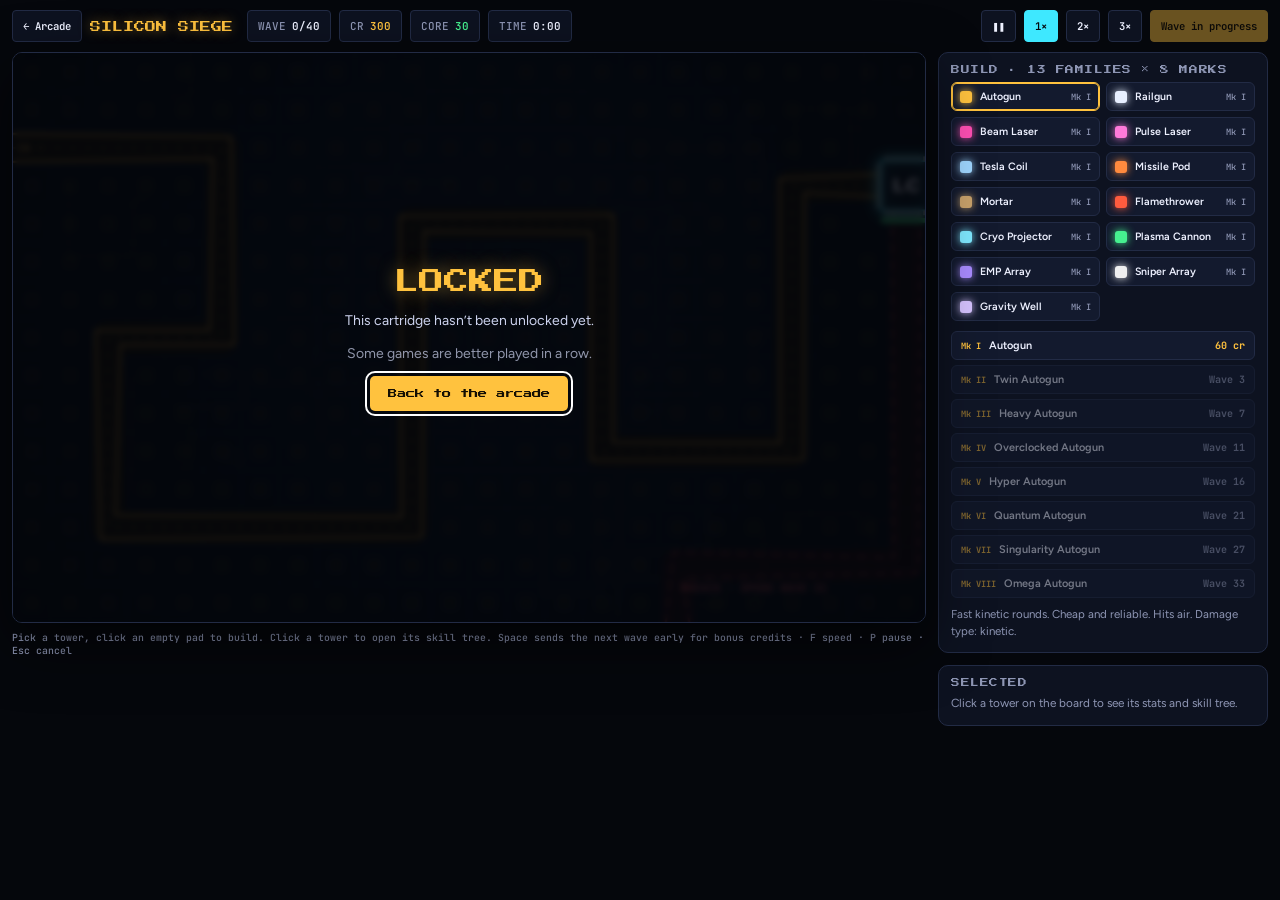
<file: td.html>
<!doctype html>
<html lang="en">
<head>
<meta charset="UTF-8">
<meta name="viewport" content="width=device-width, initial-scale=1.0, viewport-fit=cover">
<meta name="description" content="Silicon Siege — a 40-wave tower defense game on the LC-2030 board.">
<title>Silicon Siege</title>
<link rel="icon" type="image/svg+xml" href="assets/favicon.svg">
<link rel="preconnect" href="https://fonts.googleapis.com">
<link rel="preconnect" href="https://fonts.gstatic.com" crossorigin>
<link rel="stylesheet" href="https://fonts.googleapis.com/css2?family=Press+Start+2P&family=JetBrains+Mono:wght@400;500;700&family=Figtree:wght@400;500;600;700&display=swap">
<style>
:root{--bg:#05070c;--panel:#0d1220;--panel2:#131a2e;--fg:#eef1ff;--muted:#8e96b4;--line:#222b45;--gold:#ffc23e;--cyan:#3ee8ff;--red:#ff5b6b;--green:#46f08f;--pink:#ff4fb3;color-scheme:dark}
*{box-sizing:border-box}[hidden]{display:none!important}
html,body{margin:0;background:var(--bg);color:var(--fg);font:14px/1.5 "Figtree",system-ui,sans-serif;min-height:100%}
button{font:inherit;color:inherit}
:focus-visible{outline:2px solid var(--gold);outline-offset:2px}
.app{max-width:1340px;margin:0 auto;padding:calc(10px + env(safe-area-inset-top,0px)) 12px 16px}
.hud{display:flex;align-items:center;gap:8px;flex-wrap:wrap;margin-bottom:10px}
.hud .title{font:400 .78rem "Press Start 2P",monospace;color:var(--gold);text-shadow:0 0 12px rgba(255,194,62,.5);margin-right:6px}
.chip{display:inline-flex;align-items:center;gap:6px;height:32px;padding:0 10px;border:1px solid var(--line);border-radius:4px;background:var(--panel);font:600 .78rem "JetBrains Mono",monospace;font-variant-numeric:tabular-nums;white-space:nowrap}
.chip b{color:var(--muted);font-weight:500}
.chip.cr{color:var(--gold)}.chip.hp{color:var(--green)}.chip.hp.low{color:var(--red)}
.hb{all:unset;cursor:pointer;display:inline-flex;align-items:center;gap:6px;height:32px;padding:0 10px;border:1px solid var(--line);border-radius:4px;background:var(--panel);font:600 .76rem "JetBrains Mono",monospace;white-space:nowrap;box-sizing:border-box}
.hb:hover{border-color:var(--cyan)}.hb:focus-visible{outline:2px solid var(--gold)}
.hb.on{background:var(--cyan);color:#05070c;border-color:var(--cyan)}
.hb.go{background:var(--gold);color:#140e02;border-color:var(--gold)}
.hb[disabled]{opacity:.4;cursor:default}
.sp{flex:1}
a.hb{text-decoration:none}
.main{display:grid;grid-template-columns:minmax(0,1fr) 330px;gap:12px;align-items:start}
@media (max-width:1100px){.main{grid-template-columns:1fr}}
.board{position:relative;aspect-ratio:960/600;width:min(100%,calc((100vh - 100px) * 1.6));margin:0 auto;border-radius:10px;overflow:hidden;border:1px solid var(--line);box-shadow:0 20px 60px rgba(0,0,0,.6);background:#000}
.board canvas{position:absolute;inset:0;width:100%;height:100%;display:block;touch-action:none}
.side{display:flex;flex-direction:column;gap:12px;min-width:0}
.card{background:var(--panel);border:1px solid var(--line);border-radius:10px;padding:12px;min-width:0}
.card h3{margin:0 0 8px;font:400 .62rem "Press Start 2P",monospace;color:var(--muted);letter-spacing:.06em}
.fams{display:grid;grid-template-columns:repeat(2,minmax(0,1fr));gap:6px}
.fam{all:unset;cursor:pointer;box-sizing:border-box;display:flex;align-items:center;gap:8px;padding:7px 8px;border:1px solid var(--line);border-radius:6px;background:var(--panel2);min-width:0}
.fam:hover{border-color:var(--c)}.fam.on{border-color:var(--c);box-shadow:inset 0 0 0 1px var(--c)}
.fam:focus-visible{outline:2px solid var(--gold)}
.fam i{width:12px;height:12px;border-radius:3px;background:var(--c);flex:none;box-shadow:0 0 8px var(--c)}
.fam span{font:600 .76rem "Figtree",sans-serif;white-space:nowrap;overflow:hidden;text-overflow:ellipsis}
.fam small{margin-left:auto;white-space:nowrap;flex:none;font:500 .62rem "JetBrains Mono",monospace;color:var(--muted)}
.marks{display:grid;gap:5px;margin-top:10px}
.mk{all:unset;cursor:pointer;box-sizing:border-box;display:grid;grid-template-columns:auto 1fr auto;gap:8px;align-items:center;padding:7px 9px;border:1px solid var(--line);border-radius:6px;background:var(--panel2)}
.mk:hover:not(.lock){border-color:var(--c)}.mk.sel{border-color:var(--c);background:color-mix(in srgb,var(--c) 14%,var(--panel2))}
.mk:focus-visible{outline:2px solid var(--gold)}
.mk .n{font:600 .78rem "Figtree",sans-serif;white-space:nowrap;overflow:hidden;text-overflow:ellipsis}
.mk .m{font:700 .62rem "JetBrains Mono",monospace;color:var(--c)}
.mk .c{font:700 .72rem "JetBrains Mono",monospace;color:var(--gold)}
.mk.poor .c{color:var(--red)}
.mk.lock{opacity:.45;cursor:default}.mk.lock .c{color:var(--muted)}
.desc{margin:8px 0 0;color:var(--muted);font-size:.82rem}
.sel-head{display:flex;align-items:baseline;gap:8px;flex-wrap:wrap}
.sel-head b{font:700 1rem "Figtree",sans-serif}
.sel-head span{font:700 .66rem "JetBrains Mono",monospace;color:var(--c)}
.stats{display:grid;grid-template-columns:repeat(3,minmax(0,1fr));gap:6px;margin:10px 0}
.stats div{background:var(--panel2);border:1px solid var(--line);border-radius:5px;padding:5px 7px}
.stats small{display:block;font:500 .58rem "JetBrains Mono",monospace;color:var(--muted);letter-spacing:.06em}
.stats b{font:700 .82rem "JetBrains Mono",monospace;font-variant-numeric:tabular-nums}
.flags{display:flex;gap:5px;flex-wrap:wrap;margin-bottom:10px}
.flags span{font:600 .6rem "JetBrains Mono",monospace;padding:2px 6px;border-radius:3px;border:1px solid var(--line);color:var(--muted)}
.flags span.on{color:#05070c;background:var(--cyan);border-color:var(--cyan)}
.tree{display:grid;grid-template-columns:repeat(3,minmax(0,1fr));gap:6px}
.tree .col h4{margin:0 0 5px;font:700 .62rem "JetBrains Mono",monospace;color:var(--muted);text-align:center;letter-spacing:.08em;text-transform:uppercase}
.node{all:unset;cursor:pointer;box-sizing:border-box;display:block;width:100%;padding:6px 6px 7px;margin-bottom:5px;border:1px solid var(--line);border-radius:5px;background:var(--panel2);position:relative;min-height:54px}
.node b{display:block;font:700 .66rem/1.25 "Figtree",sans-serif}
.node small{display:block;font:500 .6rem/1.3 "Figtree",sans-serif;color:var(--muted);margin-top:2px}
.node em{display:block;font:700 .62rem "JetBrains Mono",monospace;font-style:normal;color:var(--gold);margin-top:3px}
.node.got{border-color:var(--c);background:color-mix(in srgb,var(--c) 18%,var(--panel2));cursor:default}.node.got em{color:var(--green)}
.node.next:hover{border-color:var(--gold)}.node.poor em{color:var(--red)}
.node.lock{opacity:.35;cursor:default}
.node:focus-visible{outline:2px solid var(--gold)}
.node::before{content:"";position:absolute;left:50%;top:-6px;width:1px;height:5px;background:var(--line)}
.node:first-of-type::before{display:none}
.row2{display:flex;gap:6px;margin-top:10px;flex-wrap:wrap}
.tmode{display:flex;gap:4px;margin-bottom:10px}
.tmode button{all:unset;cursor:pointer;flex:1;text-align:center;font:600 .66rem "JetBrains Mono",monospace;padding:5px;border:1px solid var(--line);border-radius:4px}
.tmode button.on{background:var(--panel2);border-color:var(--cyan);color:var(--cyan)}
.tmode button:focus-visible{outline:2px solid var(--gold)}
.empty{color:var(--muted);font-size:.84rem;margin:0}
.ovl{position:absolute;inset:0;display:grid;place-items:center;padding:16px;background:rgba(3,5,10,.82);backdrop-filter:blur(3px);z-index:3;text-align:center;overflow:auto}
.ovl h2{margin:0 0 10px;font:400 clamp(1rem,3.2vw,1.8rem)/1.4 "Press Start 2P",monospace;color:var(--gold);text-shadow:0 0 18px rgba(255,194,62,.5)}
.ovl p{margin:0 auto 12px;max-width:56ch;color:#cdd3ee}
.ovl ul{list-style:none;margin:0 auto 16px;padding:0;max-width:56ch;text-align:left;color:#cdd3ee;font-size:.9rem}
.ovl li{padding:3px 0 3px 18px;position:relative}.ovl li::before{content:"▸";position:absolute;left:0;color:var(--gold)}
.ovl .btns{display:flex;gap:8px;justify-content:center;flex-wrap:wrap}
.big{all:unset;cursor:pointer;font:400 .66rem "Press Start 2P",monospace;padding:13px 18px;border-radius:5px;background:var(--gold);color:#140e02}
.big.alt{background:transparent;border:1.5px solid var(--line);color:var(--fg)}
.big:focus-visible{outline:2px solid #fff;outline-offset:3px}
.key{width:120px;height:60px;margin:6px auto 16px;animation:keyfloat 2.4s ease-in-out infinite;filter:drop-shadow(0 0 18px rgba(255,194,62,.8))}
@keyframes keyfloat{50%{transform:translateY(-8px) rotate(-4deg)}}
.banner{position:absolute;left:50%;top:14%;transform:translateX(-50%);z-index:2;pointer-events:none;font:400 clamp(.7rem,2vw,1.1rem) "Press Start 2P",monospace;color:#fff;text-shadow:0 0 14px var(--red),0 0 30px var(--red);opacity:0;transition:opacity .4s;white-space:nowrap}
.banner.on{opacity:1}
.help{margin-top:8px;font:500 .7rem "JetBrains Mono",monospace;color:var(--muted)}
@media (prefers-reduced-motion: reduce){.key{animation:none}}
</style>
</head>
<body>
<div class="app">
  <div class="hud">
    <a class="hb" href="arcade.html">← Arcade</a><span class="title">SILICON SIEGE</span>
    <span class="chip"><b>WAVE</b> <span id="hWave">0/40</span></span>
    <span class="chip cr"><b>CR</b> <span id="hCr">0</span></span>
    <span class="chip hp" id="hHpChip"><b>CORE</b> <span id="hHp">30</span></span>
    <span class="chip"><b>TIME</b> <span id="hTime">0:00</span></span>
    <span class="sp"></span>
    <button class="hb" id="bPause" type="button" aria-label="Pause">❚❚</button>
    <button class="hb on" data-spd="1" type="button">1×</button><button class="hb" data-spd="2" type="button">2×</button><button class="hb" data-spd="3" type="button">3×</button>
    <button class="hb go" id="bSend" type="button">Send wave</button>
  </div>
  <div class="main">
    <div>
      <div class="board" id="board"><canvas id="cv" width="960" height="600" aria-label="Silicon Siege game board"></canvas><div class="banner" id="banner"></div>
        <div class="ovl" id="ovl"></div></div>
      <div class="help">Pick a tower, click an empty pad to build. Click a tower to open its skill tree. Space sends the next wave early for bonus credits · F speed · P pause · Esc cancel</div>
    </div>
    <div class="side">
      <div class="card"><h3>BUILD · 13 FAMILIES × 8 MARKS</h3><div class="fams" id="fams"></div><div class="marks" id="marks"></div><p class="desc" id="famDesc"></p></div>
      <div class="card" id="selCard"><h3>SELECTED</h3><div id="sel"><p class="empty">Click a tower on the board to see its stats and skill tree.</p></div></div>
    </div>
  </div>
</div>
<script src="achievements.js"></script>
<script src="td-core.js"></script>
<script>
(function(){
'use strict';
const $=s=>document.querySelector(s),TILE=TD.TILE,W=TD.W,H=TD.H;
const store={get(k){try{return localStorage.getItem(k)}catch(e){return null}},set(k,v){try{localStorage.setItem(k,v)}catch(e){}},del(k){try{localStorage.removeItem(k)}catch(e){}}};
const cv=$('#cv'),g=cv.getContext('2d');
let G=null,speed=1,paused=false,placing=null,hover=null,selTw=null,famSel='gun',started=false,lastRender=0;

/* ---------- audio ---------- */
let AC=null;function sfx(k){try{if(store.get('lc-mute')==='1')return;AC=AC||new (window.AudioContext||window.webkitAudioContext)();const n=AC.currentTime,o=AC.createOscillator(),gn=AC.createGain();
  const m={build:[300,600,.12,'triangle',.05],up:[500,1000,.14,'triangle',.05],sell:[600,300,.1,'triangle',.04],wave:[180,90,.35,'sawtooth',.05],leak:[200,60,.3,'square',.05],boss:[90,40,.8,'sawtooth',.07],deny:[150,120,.08,'square',.04]}[k];if(!m)return;
  o.type=m[3];o.frequency.setValueAtTime(m[0],n);o.frequency.exponentialRampToValueAtTime(m[1],n+m[2]);gn.gain.setValueAtTime(m[4],n);gn.gain.exponentialRampToValueAtTime(.0001,n+m[2]);o.connect(gn);gn.connect(AC.destination);o.start();o.stop(n+m[2]+.02)}catch(e){}}

/* ---------- static board layer ---------- */
const bgc=document.createElement('canvas');bgc.width=W;bgc.height=H;
function drawBoard(breachOpen){const b=bgc.getContext('2d');b.clearRect(0,0,W,H);
  const gr=b.createRadialGradient(W*.55,H*.4,40,W*.5,H*.5,W*.8);gr.addColorStop(0,'#0c1626');gr.addColorStop(1,'#04060b');b.fillStyle=gr;b.fillRect(0,0,W,H);
  b.strokeStyle='rgba(120,160,255,.05)';b.lineWidth=1;for(let x=0;x<=W;x+=TILE){b.beginPath();b.moveTo(x,0);b.lineTo(x,H);b.stroke()}for(let y=0;y<=H;y+=TILE){b.beginPath();b.moveTo(0,y);b.lineTo(W,y);b.stroke()}
  for(let x=0;x<TD.COLS;x++)for(let y=0;y<TD.ROWS;y++)if(TD.buildable(x,y)){b.fillStyle='rgba(224,168,74,.10)';b.fillRect(x*TILE+13,y*TILE+13,14,14);b.fillStyle='rgba(4,6,11,.9)';b.beginPath();b.arc(x*TILE+20,y*TILE+20,3,0,6.283);b.fill()}
  // decorative traces
  let s=7;const R=()=>{s=(s*16807)%2147483647;return s/2147483647};b.strokeStyle='rgba(224,168,74,.07)';b.lineWidth=2;for(let i=0;i<40;i++){let x=R()*W,y=R()*H;b.beginPath();b.moveTo(x,y);for(let k=0;k<4;k++){if(R()<.5)x+=(R()-.5)*160;else y+=(R()-.5)*160;b.lineTo(x,y)}b.stroke()}
  TD.PATHS.forEach((pts,pi)=>{const live=pi===0||breachOpen;b.lineJoin='round';b.lineCap='round';
    b.strokeStyle=live?'#1a1206':'rgba(40,10,14,.6)';b.lineWidth=34;b.beginPath();pts.forEach((p,i)=>i?b.lineTo(p[0],p[1]):b.moveTo(p[0],p[1]));b.stroke();
    b.strokeStyle=live?'rgba(224,168,74,.9)':'rgba(255,91,107,.5)';b.lineWidth=2;b.setLineDash(live?[]:[10,8]);
    [-15,15].forEach(off=>{b.beginPath();pts.forEach((p,i)=>{const q=pts[Math.min(i+1,pts.length-1)],pr=pts[Math.max(i-1,0)];const dx=(q[0]-pr[0]),dy=(q[1]-pr[1]),L=Math.hypot(dx,dy)||1;const nx=-dy/L*off,ny=dx/L*off;i?b.lineTo(p[0]+nx,p[1]+ny):b.moveTo(p[0]+nx,p[1]+ny)});b.stroke()});
    b.setLineDash(live?[6,10]:[]);b.strokeStyle=live?'rgba(224,168,74,.25)':'rgba(0,0,0,0)';b.lineWidth=2;b.beginPath();pts.forEach((p,i)=>i?b.lineTo(p[0],p[1]):b.moveTo(p[0],p[1]));b.stroke();b.setLineDash([]);
    if(!live){b.font='700 11px "JetBrains Mono",monospace';b.fillStyle='rgba(255,91,107,.85)';b.textAlign='center';b.fillText('BREACH · OPENS WAVE 21',pts[1][0]+80,pts[1][1]+28);b.textAlign='left'}});
  b.font='700 11px "JetBrains Mono",monospace';b.fillStyle='rgba(224,168,74,.7)';b.fillText('IN ▸',4,TILE*2+24);
}
let boardOpen=-1;

/* ---------- drawing helpers ---------- */
const famCol=k=>TD.FBY[k].col;
function drawTower(c,tw,ghost){const T=TD.TBY[tw.type],f=T.f,col=famCol(f),m=T.m,x=tw.x,y=tw.y,a=tw.ang||-Math.PI/2,t=performance.now()/1000;
  c.save();c.translate(x,y);if(ghost)c.globalAlpha=.6;
  c.fillStyle='#0b0f1a';c.strokeStyle=m>=7?'#ffc23e':'#2b3555';c.lineWidth=m>=7?2.5:1.5;c.beginPath();if(c.roundRect)c.roundRect(-16,-16,32,32,6);else c.rect(-16,-16,32,32);c.fill();c.stroke();
  for(let i=0;i<=m;i++){c.fillStyle=i>=5?'#ffc23e':col;c.fillRect(-14+i*3.6,11,2.6,2.6)}
  if(m>=5){c.strokeStyle=col;c.globalAlpha=(ghost?.6:1)*.35;c.lineWidth=1.2;c.beginPath();c.arc(0,0,19+Math.sin(t*3)*1.2,t*1.5,t*1.5+4.2);c.stroke();c.globalAlpha=ghost?.6:1}
  c.shadowColor=col;c.shadowBlur=6+m*2;c.fillStyle=col;c.strokeStyle=col;
  c.rotate(a+Math.PI/2);
  switch(f){
   case 'gun':{const n=m>=1?2:1;for(let i=0;i<n;i++)c.fillRect(-2.5+(n>1?(i?3:-4):0),-15,4,13);c.beginPath();c.arc(0,0,8,0,6.283);c.fill();break}
   case 'rail':c.fillRect(-3,-19,6,22);c.fillRect(-6,-3,12,10);c.fillStyle='#05070c';c.fillRect(-1,-18,2,16);break;
   case 'laser':c.beginPath();c.arc(0,0,9,0,6.283);c.fill();c.fillStyle='#fff';c.beginPath();c.arc(0,-3,3.5,0,6.283);c.fill();break;
   case 'pulse':c.beginPath();c.moveTo(0,-14);c.lineTo(10,7);c.lineTo(-10,7);c.closePath();c.fill();break;
   case 'tesla':c.strokeStyle=col;c.lineWidth=2;for(let i=0;i<4;i++){c.beginPath();c.ellipse(0,4-i*4,8-i,3,0,0,6.283);c.stroke()}c.beginPath();c.arc(0,-11,4.5,0,6.283);c.fill();break;
   case 'missile':c.fillRect(-9,-9,18,16);c.fillStyle='#05070c';for(let i=0;i<4;i++)c.fillRect(-7+(i%2)*8,-7+(i>>1)*7,5,5);break;
   case 'mortar':c.beginPath();c.arc(0,0,10,0,6.283);c.fill();c.fillStyle='#05070c';c.beginPath();c.arc(0,-2,5,0,6.283);c.fill();break;
   case 'flame':c.fillRect(-4,-16,8,14);c.beginPath();c.arc(0,2,8,0,6.283);c.fill();break;
   case 'cryo':c.beginPath();c.moveTo(0,-14);c.lineTo(7,0);c.lineTo(0,10);c.lineTo(-7,0);c.closePath();c.fill();break;
   case 'plasma':c.fillRect(-5,-17,10,16);c.beginPath();c.arc(0,2,10,0,6.283);c.fill();c.fillStyle='#eafff0';c.beginPath();c.arc(0,2,4,0,6.283);c.fill();break;
   case 'emp':c.lineWidth=2;for(let i=1;i<4;i++){c.beginPath();c.arc(0,0,i*4,0,6.283);c.stroke()}break;
   case 'sniper':c.fillRect(-1.5,-22,3,24);c.fillRect(-5,-4,10,9);break;
   case 'grav':c.shadowBlur=12;c.fillStyle='#120a22';c.beginPath();c.arc(0,0,9,0,6.283);c.fill();c.lineWidth=2;c.beginPath();c.ellipse(0,0,13,5,t*2,0,6.283);c.stroke();break;
  }
  c.restore()}
function drawEnemy(c,e,G){const E=TD.EN[e.t],col=E.col,sz=E.sz,hidden=e.stealth&&e.rev<=0;c.save();c.translate(e.x,e.y);if(hidden)c.globalAlpha=.28;
  if(e.air){c.fillStyle='rgba(0,0,0,.35)';c.beginPath();c.ellipse(4,8,sz,sz*.5,0,0,6.283);c.fill();c.translate(0,-6)}
  c.shadowColor=col;c.shadowBlur=e.boss?20:8;c.fillStyle=e.hitT>0?'#fff':col;c.strokeStyle=col;const t=performance.now()/1000;
  switch(e.t){
   case 'bit':case 'swarm':c.fillRect(-sz/2,-sz/2,sz,sz);break;
   case 'byte':c.beginPath();c.moveTo(0,-sz);c.lineTo(sz,0);c.lineTo(0,sz);c.lineTo(-sz,0);c.closePath();c.fill();break;
   case 'packet':c.beginPath();for(let i=0;i<6;i++){const a=i/6*6.283;c.lineTo(Math.cos(a)*sz,Math.sin(a)*sz)}c.closePath();c.fill();c.strokeStyle='#05070c';c.lineWidth=2;c.stroke();break;
   case 'drone':c.beginPath();c.moveTo(0,-sz);c.lineTo(sz,sz*.8);c.lineTo(-sz,sz*.8);c.closePath();c.fill();c.lineWidth=1.5;c.beginPath();c.arc(0,0,sz+4,t*6,t*6+2);c.stroke();break;
   case 'worm':for(let i=2;i>=0;i--){c.beginPath();c.arc(-i*sz*.7,0,sz*(1-i*.18),0,6.283);c.fill()}break;
   case 'trojan':c.fillRect(-sz,-sz*.7,sz*2,sz*1.4);c.fillStyle='#05070c';c.fillRect(-sz*.5,-2,sz,4);break;
   case 'firewall':c.beginPath();c.arc(0,0,sz,0,6.283);c.fill();break;
   case 'patch':c.fillRect(-sz,-3,sz*2,6);c.fillRect(-3,-sz,6,sz*2);break;
   case 'mainframe':c.fillRect(-sz,-sz*.7,sz*2,sz*1.4);c.fillStyle='#05070c';for(let i=0;i<4;i++)c.fillRect(-sz+4,-sz*.7+4+i*6,sz*2-8,2);break;
   case 'spike':c.beginPath();c.moveTo(sz,0);c.lineTo(-sz,-sz*.7);c.lineTo(-sz*.4,0);c.lineTo(-sz,sz*.7);c.closePath();c.fill();break;
   default:{c.beginPath();for(let i=0;i<10;i++){const a=i/10*6.283+t,r=i%2?sz*.75:sz;c.lineTo(Math.cos(a)*r,Math.sin(a)*r)}c.closePath();c.fill();c.fillStyle='#05070c';c.beginPath();c.arc(0,0,sz*.45,0,6.283);c.fill();c.fillStyle=col;c.beginPath();c.arc(0,0,sz*.2,0,6.283);c.fill()}
  }
  c.shadowBlur=0;
  if(e.shield>0){c.strokeStyle='rgba(110,180,255,.8)';c.lineWidth=2;c.beginPath();c.arc(0,0,sz+5,0,6.283);c.stroke()}
  if(e.slowT>0&&e.slow>0){c.strokeStyle='rgba(127,232,255,.7)';c.lineWidth=1.5;c.beginPath();c.arc(0,0,sz+2,0,6.283);c.stroke()}
  if(e.burnT>0){c.fillStyle='rgba(255,120,40,.8)';c.beginPath();c.arc((Math.random()-.5)*sz,-sz,2.5,0,6.283);c.fill()}
  if(!e.boss&&(e.hp<e.max||e.shield<e.maxShield)){const w=Math.max(16,sz*2);c.fillStyle='rgba(0,0,0,.7)';c.fillRect(-w/2,-sz-9,w,4);c.fillStyle='#46f08f';c.fillRect(-w/2,-sz-9,w*Math.max(0,e.hp/e.max),4);if(e.maxShield){c.fillStyle='#6eb4ff';c.fillRect(-w/2,-sz-13,w*e.shield/e.maxShield,3)}}
  c.restore()}
function render(){const t=performance.now()/1000;g.setTransform(cv.width/W,0,0,cv.height/H,0,0);
  const open=G.wave>=21?1:0;if(open!==boardOpen){drawBoard(open);boardOpen=open}g.drawImage(bgc,0,0);
  // core
  const cx=TD.CORE[0]*TILE+20,cy=TD.CORE[1]*TILE+20,hp=G.lives/G.maxLives;g.save();g.shadowColor=hp>.3?'#3ee8ff':'#ff5b6b';g.shadowBlur=20+Math.sin(t*4)*6;g.fillStyle='#0b1220';g.fillRect(cx-26,cy-26,52,52);g.strokeStyle=hp>.3?'#3ee8ff':'#ff5b6b';g.lineWidth=2;g.strokeRect(cx-26,cy-26,52,52);g.restore();
  for(let i=0;i<6;i++){g.fillStyle='#c9ced8';g.fillRect(cx-22+i*8,cy-31,4,5);g.fillRect(cx-22+i*8,cy+26,4,5);g.fillRect(cx-31,cy-22+i*8,5,4)}
  g.font='800 15px "Press Start 2P",monospace';g.fillStyle='#eef1ff';g.textAlign='center';g.textBaseline='middle';g.fillText('LC',cx,cy+1);g.textAlign='left';g.textBaseline='alphabetic';
  g.fillStyle='rgba(0,0,0,.6)';g.fillRect(cx-26,cy+34,52,5);g.fillStyle=hp>.3?'#46f08f':'#ff5b6b';g.fillRect(cx-26,cy+34,52*hp,5);
  // gravity / emp aura hints
  for(const tw of G.towers)if(tw===selTw){g.strokeStyle='rgba(62,232,255,.5)';g.fillStyle='rgba(62,232,255,.06)';g.lineWidth=1.5;g.beginPath();g.arc(tw.x,tw.y,tw.s.r*TILE,0,6.283);g.fill();g.stroke()}
  // fx under
  for(const f of G.fx){if(f.k==='grav'){const k=f.t/.6;g.strokeStyle=`rgba(214,195,255,${.5*(1-k)})`;g.lineWidth=2;g.beginPath();g.arc(f.x,f.y,f.r*(1-k*.6),0,6.283);g.stroke()}}
  for(const e of G.en)drawEnemy(g,e,G);
  for(const tw of G.towers){drawTower(g,tw);if(tw.beam){const col=famCol('laser'),w=2+tw.ramp*1.4;tw.beam.forEach(([bx,by])=>{g.save();g.shadowColor=col;g.shadowBlur=14;g.strokeStyle=col;g.lineWidth=w;g.beginPath();g.moveTo(tw.x,tw.y);g.lineTo(bx,by);g.stroke();g.strokeStyle='#fff';g.lineWidth=w*.35;g.stroke();g.restore()})}}
  // projectiles
  for(const p of G.proj){g.save();switch(p.k){
    case 'bullet':g.strokeStyle='#ffe08a';g.lineWidth=2.5;g.shadowColor='#ffc23e';g.shadowBlur=8;g.beginPath();const a=Math.atan2(p.tg.y-p.y,p.tg.x-p.x);g.moveTo(p.x,p.y);g.lineTo(p.x-Math.cos(a)*9,p.y-Math.sin(a)*9);g.stroke();break;
    case 'missile':g.translate(p.x,p.y);g.rotate(p.ang);g.fillStyle=p.big?'#fff3b0':'#ff8a3e';g.shadowColor='#ff8a3e';g.shadowBlur=10;g.fillRect(-6,-2.5,12,5);g.fillStyle='rgba(255,200,120,.6)';g.fillRect(-12,-1.5,6,3);break;
    case 'shell':{const k=p.t/p.dur,x=p.sx+(p.tx-p.sx)*k,y=p.sy+(p.ty-p.sy)*k-Math.sin(k*Math.PI)*80;g.fillStyle='rgba(0,0,0,.4)';g.beginPath();g.arc(p.sx+(p.tx-p.sx)*k,p.sy+(p.ty-p.sy)*k,4,0,6.283);g.fill();g.fillStyle='#ffb35b';g.shadowColor='#ffb35b';g.shadowBlur=10;g.beginPath();g.arc(x,y,5,0,6.283);g.fill();break}
    case 'ice':g.fillStyle='#bff6ff';g.shadowColor='#7fe8ff';g.shadowBlur=12;g.beginPath();g.arc(p.x,p.y,5,0,6.283);g.fill();break;
    case 'plasma':g.fillStyle=p.big?'#eafff0':'#46f08f';g.shadowColor='#46f08f';g.shadowBlur=20;g.beginPath();g.arc(p.x,p.y,p.big?10:7,0,6.283);g.fill();break}g.restore()}
  // fx over
  for(const f of G.fx){const k=f.t;g.save();switch(f.k){
    case 'rail':g.globalAlpha=1-k/.25;g.shadowColor='#bcd4ff';g.shadowBlur=18;g.strokeStyle=f.big?'#fff3b0':'#e8f0ff';g.lineWidth=f.big?6:3;g.beginPath();g.moveTo(f.x,f.y);g.lineTo(f.x2,f.y2);g.stroke();break;
    case 'zap':case 'snipe':g.globalAlpha=1-k/.25;g.strokeStyle=f.k==='snipe'?(f.crit?'#ffc23e':'#ffffff'):f.col;g.shadowColor=g.strokeStyle;g.shadowBlur=12;g.lineWidth=f.crit?3:2;g.beginPath();g.moveTo(f.x,f.y);g.lineTo(f.x2,f.y2);g.stroke();
      if(f.crit){g.font='700 11px "JetBrains Mono",monospace';g.fillStyle='#ffc23e';g.fillText('CRIT',f.x2+6,f.y2-8-k*40)}break;
    case 'arc':{g.globalAlpha=1-k/.25;g.strokeStyle='#cfeaff';g.shadowColor='#9fd6ff';g.shadowBlur=14;g.lineWidth=2;g.beginPath();g.moveTo(f.x,f.y);const n=6;for(let i=1;i<n;i++){const u=i/n;g.lineTo(f.x+(f.x2-f.x)*u+(Math.random()-.5)*14,f.y+(f.y2-f.y)*u+(Math.random()-.5)*14)}g.lineTo(f.x2,f.y2);g.stroke();break}
    case 'flame':{g.globalAlpha=.55*(1-k/.25);const gr=g.createRadialGradient(f.x,f.y,4,f.x,f.y,f.r);gr.addColorStop(0,'rgba(255,240,180,.9)');gr.addColorStop(.5,'rgba(255,120,40,.7)');gr.addColorStop(1,'rgba(255,60,20,0)');g.fillStyle=gr;g.beginPath();g.moveTo(f.x,f.y);g.arc(f.x,f.y,f.r,f.ang-f.cone,f.ang+f.cone);g.closePath();g.fill();break}
    case 'boom':{const u=k/.5;g.globalAlpha=1-u;const gr=g.createRadialGradient(f.x,f.y,2,f.x,f.y,f.r*(.4+u*.8));gr.addColorStop(0,'#fff');gr.addColorStop(.3,f.col);gr.addColorStop(1,'rgba(0,0,0,0)');g.fillStyle=gr;g.beginPath();g.arc(f.x,f.y,f.r*(.4+u*.8),0,6.283);g.fill();break}
    case 'frost':g.globalAlpha=1-k/.25;g.strokeStyle='#bff6ff';g.lineWidth=2;g.beginPath();g.arc(f.x,f.y,f.r*(.5+k*2),0,6.283);g.stroke();break;
    case 'ring':g.globalAlpha=1-k/.25;g.strokeStyle=f.col;g.shadowColor=f.col;g.shadowBlur=14;g.lineWidth=3;g.beginPath();g.arc(f.x,f.y,f.r*(k/.25),0,6.283);g.stroke();break;
    case 'pop':g.globalAlpha=1-k/.4;g.fillStyle=f.col;for(let i=0;i<6;i++){const a=i/6*6.283;g.fillRect(f.x+Math.cos(a)*k*90-2,f.y+Math.sin(a)*k*90-2,4,4)}break;
    case 'leak':g.globalAlpha=1-k/.25;g.fillStyle='rgba(255,91,107,.5)';g.fillRect(0,0,W,H);break}g.restore()}
  // boss bar
  const boss=G.en.find(e=>e.boss);if(boss){const E=TD.EN[boss.t],bw=420,bx=(W-bw)/2;g.fillStyle='rgba(5,7,12,.85)';g.fillRect(bx-8,10,bw+16,boss.maxShield?40:32);g.font='700 11px "JetBrains Mono",monospace';g.fillStyle=E.col;g.fillText(E.n.toUpperCase(),bx,24);
    g.fillStyle='#1a1f30';g.fillRect(bx,30,bw,7);g.fillStyle='#ff5b6b';g.fillRect(bx,30,bw*Math.max(0,boss.hp/boss.max),7);if(boss.maxShield){g.fillStyle='#1a1f30';g.fillRect(bx,40,bw,4);g.fillStyle='#6eb4ff';g.fillRect(bx,40,bw*boss.shield/boss.maxShield,4)}}
  // placement ghost
  if(placing&&hover){const ok=TD.canBuild(G,placing,hover[0],hover[1]),T=TD.TBY[placing],x=hover[0]*TILE+20,y=hover[1]*TILE+20,r=(TD.FBY[T.f].r+.15*T.m)*TILE;
    g.fillStyle=ok?'rgba(70,240,143,.08)':'rgba(255,91,107,.08)';g.strokeStyle=ok?'rgba(70,240,143,.6)':'rgba(255,91,107,.6)';g.lineWidth=1.5;g.beginPath();g.arc(x,y,r,0,6.283);g.fill();g.stroke();
    drawTower(g,{type:placing,x,y,ang:-Math.PI/2},true);if(!ok){g.strokeStyle='#ff5b6b';g.lineWidth=3;g.beginPath();g.moveTo(x-12,y-12);g.lineTo(x+12,y+12);g.moveTo(x+12,y-12);g.lineTo(x-12,y+12);g.stroke()}}
  if(selTw){g.strokeStyle='#ffc23e';g.lineWidth=2;g.strokeRect(selTw.x-19,selTw.y-19,38,38)}
}

/* ---------- UI: shop ---------- */
function shop(){const F=$('#fams');F.innerHTML='';TD.FAM.forEach(f=>{const b=document.createElement('button');b.type='button';b.className='fam'+(f.k===famSel?' on':'');b.style.setProperty('--c',f.col);
    let top=0;for(let m=7;m>=0;m--)if(G.wave+1>=TD.MARK_WAVE[m]){top=m;break}b.innerHTML=`<i></i><span>${f.n}</span><small>Mk ${TD.ROMAN[top]}</small>`;b.addEventListener('click',()=>{famSel=f.k;shop()});F.appendChild(b)});
  const f=TD.FBY[famSel];const M=$('#marks');M.innerHTML='';for(let m=0;m<8;m++){const T=TD.TBY[famSel+m],lock=G.wave+1<T.unlock,poor=G.credits<T.cost;
    const b=document.createElement('button');b.type='button';b.className='mk'+(lock?' lock':'')+(poor&&!lock?' poor':'')+(placing===T.id?' sel':'');b.style.setProperty('--c',f.col);
    b.innerHTML=`<span class="m">Mk ${TD.ROMAN[m]}</span><span class="n">${T.name}</span><span class="c">${lock?'Wave '+T.unlock:T.cost.toLocaleString()+' cr'}</span>`;
    if(!lock)b.addEventListener('click',()=>{placing=placing===T.id?null:T.id;selTw=null;renderSel();shop()});M.appendChild(b)}
  const air=f.air?'Hits air.':'Ground only'+(['plasma','mortar'].includes(f.k)?' until Mk V.':'.');$('#famDesc').textContent=`${f.d} ${air} Damage type: ${f.type}.`}
let shopSig='';function shopTick(){const sig=G.wave+'|'+Math.floor(G.credits/5)+'|'+placing+'|'+famSel;if(sig!==shopSig){shopSig=sig;shop()}}

/* ---------- UI: selected tower + skill tree ---------- */
let selSig='';
function renderSel(){const box=$('#sel');if(!selTw||!G.towers.includes(selTw)){selTw=null;box.innerHTML='<p class="empty">Click a tower on the board to see its stats and skill tree.</p>';return}
  const tw=selTw,T=TD.TBY[tw.type],f=TD.FBY[T.f],s=tw.s;box.style.setProperty('--c',f.col);
  const dps=T.f==='laser'?s.dmg*s.rate*s.beams:s.dmg*s.rate*(T.f==='pulse'?s.targets:1)*(s.salvo||1);
  let h=`<div class="sel-head" style="--c:${f.col}"><b>${T.name}</b><span>${T.mk} · ${tw.kills} kills</span></div>
  <div class="stats"><div><small>DAMAGE</small><b>${fmt(s.dmg)}</b></div><div><small>RATE /S</small><b>${s.rate.toFixed(2)}</b></div><div><small>RANGE</small><b>${s.r.toFixed(1)}</b></div><div><small>~DPS</small><b>${fmt(dps)}</b></div><div><small>TYPE</small><b style="font-size:.7rem">${s.type}</b></div><div><small>SPENT</small><b>${fmt(tw.spent)}</b></div></div>
  <div class="flags"><span class="${s.air?'on':''}">AIR</span><span class="${s.detect?'on':''}">STEALTH</span>${s.splash?`<span class="on">SPLASH</span>`:''}${s.slow?`<span class="on">SLOW</span>`:''}${s.stun?`<span class="on">STUN</span>`:''}${s.burn?`<span class="on">BURN</span>`:''}${s.chain?`<span class="on">CHAIN ${s.chain}</span>`:''}</div>
  <div class="tmode">${['First','Strong','Last'].map((n,i)=>`<button type="button" data-tm="${i}" class="${tw.mode===i?'on':''}">${n}</button>`).join('')}</div><div class="tree">`;
  TD.BRANCH.forEach((bn,b)=>{h+=`<div class="col"><h4>${b===2?'Special':bn}</h4>`;for(let i=0;i<4;i++){const nd=TD.node(tw.type,b,i),got=i<tw.sk[b],next=i===tw.sk[b],poor=G.credits<nd.cost;
      h+=`<button type="button" class="node ${got?'got':next?'next'+(poor?' poor':''):'lock'}" data-b="${b}" ${got||!next?'tabindex="-1"':''} title="${nd.desc}"><b>${nd.name}</b><small>${nd.desc}</small><em>${got?'✓ installed':nd.cost.toLocaleString()+' cr'}</em></button>`}h+='</div>'});
  h+=`</div><div class="row2"><button class="hb" type="button" id="bSell">Sell +${fmt(Math.round(tw.spent*.7))} cr</button><button class="hb" type="button" id="bDesel">Close</button></div>`;
  box.innerHTML=h;
  box.querySelectorAll('.node.next').forEach(n=>n.addEventListener('click',()=>{if(TD.upgrade(G,tw,+n.dataset.b)){sfx('up');renderSel()}else sfx('deny')}));
  box.querySelectorAll('[data-tm]').forEach(b=>b.addEventListener('click',()=>{tw.mode=+b.dataset.tm;renderSel()}));
  $('#bSell').addEventListener('click',()=>{TD.sell(G,tw);sfx('sell');selTw=null;renderSel()});$('#bDesel').addEventListener('click',()=>{selTw=null;renderSel()});
  selSig=sigSel()}
function sigSel(){return selTw?selTw.id+'|'+selTw.sk.join('')+'|'+Math.floor(G.credits/5)+'|'+selTw.kills:'none'}
const fmt=n=>n>=1e6?(n/1e6).toFixed(1)+'M':n>=1e4?(n/1e3).toFixed(1)+'k':Math.round(n).toLocaleString();

/* ---------- input ---------- */
function tileAt(e){const r=cv.getBoundingClientRect();const x=(e.clientX-r.left)/r.width*W,y=(e.clientY-r.top)/r.height*H;return[Math.floor(x/TILE),Math.floor(y/TILE),x,y]}
cv.addEventListener('pointermove',e=>{const [tx,ty]=tileAt(e);hover=[tx,ty]});cv.addEventListener('pointerleave',()=>{hover=null});
cv.addEventListener('pointerdown',e=>{if(!started||G.won||G.lost)return;const [tx,ty]=tileAt(e);hover=[tx,ty];
  const hit=G.towers.find(t=>t.tx===tx&&t.ty===ty);if(hit){selTw=hit;placing=null;renderSel();shop();return}
  if(placing){if(TD.build(G,placing,tx,ty)){sfx('build');if(G.credits<TD.TBY[placing].cost||!e.shiftKey){/* keep placing if shift */ if(!e.shiftKey)placing=null}shop()}else sfx('deny');return}
  selTw=null;renderSel()});
addEventListener('keydown',e=>{if(!started)return;if(e.code==='Escape'){placing=null;selTw=null;renderSel();shop()}else if(e.code==='Space'){e.preventDefault();send()}else if(e.code==='KeyP')togglePause();else if(e.code==='KeyF')setSpeed(speed%3+1)});
function send(){if(G.state==='build'&&G.wave<TD.WAVES){TD.startWave(G);sfx('wave')}}
$('#bSend').addEventListener('click',send);
function togglePause(){paused=!paused;$('#bPause').textContent=paused?'▶':'❚❚';$('#bPause').setAttribute('aria-label',paused?'Resume':'Pause')}
$('#bPause').addEventListener('click',togglePause);
function setSpeed(n){speed=n;document.querySelectorAll('[data-spd]').forEach(b=>b.classList.toggle('on',+b.dataset.spd===n))}
document.querySelectorAll('[data-spd]').forEach(b=>b.addEventListener('click',()=>setSpeed(+b.dataset.spd)));
addEventListener('blur',()=>{if(started&&!paused&&!G.won&&!G.lost)togglePause()});

/* ---------- save / load (between waves) ---------- */
function snapshot(){return JSON.stringify({wave:G.wave,credits:G.credits,lives:G.lives,t:G.t,kills:G.kills,towers:G.towers.map(t=>({type:t.type,tx:t.tx,ty:t.ty,sk:t.sk,spent:t.spent,mode:t.mode,kills:t.kills}))})}
function restore(js){const d=JSON.parse(js);G=TD.newGame();Object.assign(G,{wave:d.wave,credits:d.credits,lives:d.lives,t:d.t,kills:d.kills,state:'build',nextIn:15});
  d.towers.forEach(o=>{const tw={id:G.uid++,type:o.type,tx:o.tx,ty:o.ty,x:o.tx*TILE+20,y:o.ty*TILE+20,sk:o.sk,spent:o.spent,cd:0,ang:-Math.PI/2,shots:0,ramp:1,mode:o.mode||0,kills:o.kills||0};tw.s=TD.computeStats(tw);G.towers.push(tw)})}

/* ---------- events / banners ---------- */
let banT=0;function banner(txt,col){const b=$('#banner');b.textContent=txt;b.style.textShadow=`0 0 14px ${col},0 0 30px ${col}`;b.classList.add('on');banT=2.6}
const BOSSNAME={10:'KERNEL PANIC',20:'BLUE SCREEN',30:'ZERO-DAY',40:'THE LAST BUG'};
function handleEvents(){for(const ev of G.events){
  if(ev.e==='wave'){if(BOSSNAME[ev.w]){banner('⚠ '+BOSSNAME[ev.w]+' INCOMING','#ff5b6b');sfx('boss')}else if(ev.w===21)banner('⚠ BREACH OPEN · SECOND PATH LIVE','#ff5b6b');else if(ev.w===18)banner('THE BREACH OPENS IN 3 WAVES','#ffc23e');else banner('WAVE '+ev.w,'#3ee8ff')}
  else if(ev.e==='leak')sfx('leak');
  else if(ev.e==='boss'){banner(TD.EN[ev.t].n.toUpperCase()+' DESTROYED','#46f08f');if(ev.t==='kernel'&&window.LCAch)LCAch.unlock('td10')}
  else if(ev.e==='won')victory();else if(ev.e==='lost')defeat()}
  G.events.length=0}
let saveW=-1;

/* ---------- loop ---------- */
let last=performance.now(),acc=0;
function loop(now){requestAnimationFrame(loop);const dt=Math.min(.1,(now-last)/1000);last=now;if(!G)return;
  if(started&&!paused&&!G.won&&!G.lost&&!document.hidden){acc+=dt*speed;let n=0;while(acc>=TD.DT&&n<12){TD.step(G);acc-=TD.DT;n++}handleEvents()}
  if(banT>0){banT-=dt;if(banT<=0)$('#banner').classList.remove('on')}
  if(started&&G.state==='build'&&G.wave>0&&G.wave!==saveW){saveW=G.wave;store.set('lc-td-save',snapshot())}
  render();hudTick();if(started){shopTick();if(sigSel()!==selSig)renderSel()}}
function hudTick(){$('#hWave').textContent=`${G.wave}/${TD.WAVES}`;$('#hCr').textContent=Math.floor(G.credits).toLocaleString();$('#hHp').textContent=G.lives;$('#hHpChip').classList.toggle('low',G.lives<10);
  const s=Math.floor(G.t);$('#hTime').textContent=`${Math.floor(s/60)}:${String(s%60).padStart(2,'0')}`;
  const b=$('#bSend');if(G.state==='build'&&G.wave<TD.WAVES&&started){b.disabled=false;b.textContent=G.wave===0?'Start wave 1':`Send wave ${G.wave+1} · ${Math.ceil(G.nextIn)}s · +${Math.round(G.nextIn*2)} cr`}else{b.disabled=true;b.textContent=G.wave>=TD.WAVES?'Final wave':'Wave in progress'}}

/* ---------- screens ---------- */
const O=$('#ovl');
function screen(html,btns){O.innerHTML=`<div>${html}<div class="btns"></div></div>`;const B=O.querySelector('.btns');btns.forEach(([l,fn,alt])=>{const b=document.createElement('button');b.type='button';b.className='big'+(alt?' alt':'');b.textContent=l;b.addEventListener('click',fn);B.appendChild(b)});O.hidden=false;setTimeout(()=>{const f=B.querySelector('button');f&&f.focus({preventScroll:true})},30)}
function intro(){const save=store.get('lc-td-save');let sw=0;try{sw=save?JSON.parse(save).wave:0}catch(e){}
  screen(`<h2>SILICON SIEGE</h2><p>Bugs are crawling the traces toward the LC-2030 core. Hold for 40 waves.</p><ul>
   <li>104 towers: 13 families, each with eight marks that unlock as the waves climb.</li>
   <li>Every tower has a 12-node skill tree. Kills pay credits; spend them on upgrades.</li>
   <li>Armored, shielded, airborne and stealth enemies each need the right answer.</li>
   <li>Bosses on waves 10, 20, 30 and 40. A second path breaches at wave 21.</li>
   <li>About 20 minutes. Progress saves between waves.</li></ul>`,
   [...(sw>0?[[`Continue · wave ${sw}`,()=>{restore(save);begin()}]]:[]),[sw>0?'New run':'Start',()=>{store.del('lc-td-save');G=TD.newGame();begin()},sw>0]])}
function begin(){O.hidden=true;started=true;paused=false;setSpeed(1);boardOpen=-1;shopSig='';selTw=null;renderSel();shop();if(G.wave===0)banner('BUILD, THEN PRESS SPACE','#ffc23e')}
function defeat(){store.del('lc-td-save');screen(`<h2>CORE BREACHED</h2><p>You held until wave ${G.wave} of 40 with ${G.kills.toLocaleString()} kills.</p>`,[['Try again',()=>{G=TD.newGame();begin()}],['Arcade',()=>{location.href='arcade.html'},1]])}
function victory(){store.del('lc-td-save');const first=store.get('lc-key')!=='1';store.set('lc-key','1');store.set('lc-td-won','1');if(window.LCAch)LCAch.unlock('tdwin');
  screen(`<h2>TAPE-OUT COMPLETE</h2><svg class="key" viewBox="0 0 120 60" aria-hidden="true"><circle cx="22" cy="30" r="16" fill="none" stroke="#ffc23e" stroke-width="7"/><rect x="36" y="26" width="72" height="8" fill="#ffc23e"/><rect x="90" y="34" width="7" height="12" fill="#ffc23e"/><rect x="76" y="34" width="7" height="9" fill="#ffc23e"/></svg>
   <p>All 40 waves survived with ${G.lives} core integrity left and ${G.kills.toLocaleString()} kills.</p><p>${first?'A golden key dropped.':'You already have the golden key.'} There’s a locked door at the very back of your binder.</p>`,
   [['Go to the binder',()=>{location.href='board.html#cards'}],['Arcade',()=>{location.href='arcade.html'},1]])}
function locked(){screen(`<h2>LOCKED</h2><p>This cartridge hasn’t been unlocked yet.</p><p style="opacity:.7">Some games are better played in a row.</p>`,[['Back to the arcade',()=>{location.href='arcade.html'}]])}

/* ---------- boot ---------- */
function fit(){const r=cv.getBoundingClientRect(),d=Math.min(devicePixelRatio||1,2);cv.width=Math.round(r.width*d)||W;cv.height=Math.round(r.height*d)||H}
addEventListener('resize',fit);fit();
G=TD.newGame();shop();renderSel();
if(store.get('lc-td')==='1')intro();else locked();
requestAnimationFrame(loop);
})();
</script>
</body>
</html>
</file>
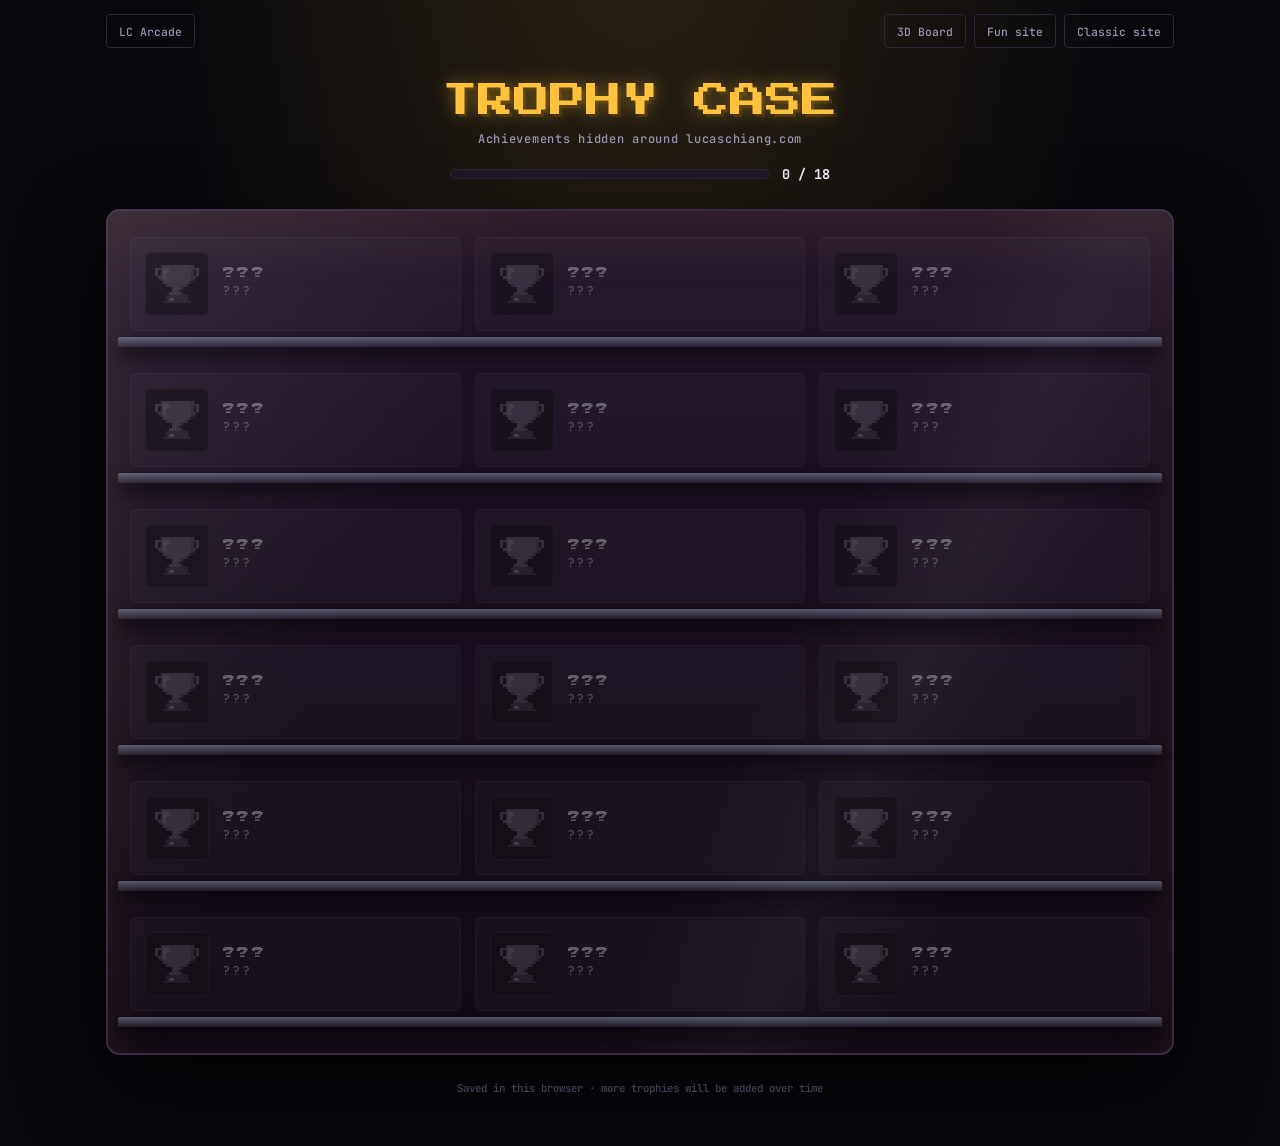
<file: trophies.html>
<!doctype html>
<html lang="en">
<head>
<meta charset="UTF-8">
<meta name="viewport" content="width=device-width, initial-scale=1.0, viewport-fit=cover">
<meta name="description" content="Lucas Chiang's trophy case: achievements hidden around the site.">
<title>LC Trophy Case</title>
<link rel="icon" type="image/svg+xml" href="assets/favicon.svg">
<link rel="preconnect" href="https://fonts.googleapis.com">
<link rel="preconnect" href="https://fonts.gstatic.com" crossorigin>
<link rel="stylesheet" href="https://fonts.googleapis.com/css2?family=Press+Start+2P&family=JetBrains+Mono:wght@500;700&family=Figtree:wght@400;600;700&display=swap">
<style>
/* A lit glass trophy case in a dark room: velvet back, glass shelves, gold for what you've earned. */
:root{--bg:#07070c;--velvet:#1a0f1f;--glass:rgba(160,200,255,.08);--fg:#f0eef8;--muted:#9a96b0;--gold:#ffc23e;--line:#2c2638;color-scheme:dark}
*{box-sizing:border-box}[hidden]{display:none!important}
html,body{margin:0;background:var(--bg);color:var(--fg);font:15px/1.6 "Figtree",system-ui,sans-serif;min-height:100%}
body{background:radial-gradient(ellipse at 50% -20%,rgba(255,194,62,.16),transparent 55%),var(--bg)}
a{color:inherit}
.wrap{max-width:1100px;margin:0 auto;padding-inline:16px;padding-block:calc(14px + env(safe-area-inset-top,0px)) 40px}
.top{display:flex;gap:8px;flex-wrap:wrap;align-items:center}
.top .sp{flex:1}
.lnk{display:inline-flex;align-items:center;height:34px;padding:0 12px;border:1px solid var(--line);border-radius:4px;text-decoration:none;font:500 .76rem "JetBrains Mono",monospace;color:var(--muted)}
.lnk:hover{color:var(--fg);border-color:var(--gold)}
h1{margin:30px 0 6px;text-align:center;font:400 clamp(1.3rem,4.6vw,2.4rem)/1.3 "Press Start 2P",monospace;color:var(--gold);text-shadow:0 0 18px rgba(255,194,62,.45),3px 3px 0 #3a2a08}
.sub{text-align:center;color:var(--muted);font:500 .8rem "JetBrains Mono",monospace;letter-spacing:.06em;margin:0}
.prog{display:flex;align-items:center;gap:12px;justify-content:center;margin:18px 0 26px}
.bar{width:min(320px,60vw);height:10px;border-radius:5px;background:#1d1a26;overflow:hidden;box-shadow:inset 0 0 0 1px #2c2638}
.bar i{display:block;height:100%;background:linear-gradient(90deg,#b37a12,#ffc23e,#fff3b0);box-shadow:0 0 12px rgba(255,194,62,.6)}
.prog b{font:700 .9rem "JetBrains Mono",monospace;font-variant-numeric:tabular-nums}
.case{position:relative;border-radius:14px;padding:22px 18px 8px;background:linear-gradient(180deg,#22142a,var(--velvet) 40%,#120a16);box-shadow:inset 0 0 0 2px #3a2a44,inset 0 30px 60px rgba(255,194,62,.08),0 30px 80px rgba(0,0,0,.6)}
.case::before{content:"";position:absolute;inset:0;border-radius:14px;pointer-events:none;background:linear-gradient(115deg,rgba(255,255,255,.07) 0%,transparent 30%,transparent 60%,rgba(255,255,255,.04) 70%,transparent 80%)}
.shelf{display:grid;grid-template-columns:repeat(3,minmax(0,1fr));gap:14px;padding:6px 6px 20px;margin-bottom:16px;position:relative}
.shelf::after{content:"";position:absolute;left:-6px;right:-6px;bottom:4px;height:10px;border-radius:2px;background:linear-gradient(180deg,rgba(200,230,255,.35),rgba(200,230,255,.06));box-shadow:0 8px 16px rgba(0,0,0,.6)}
@media (max-width:820px){.shelf{grid-template-columns:repeat(2,minmax(0,1fr))}}
@media (max-width:520px){.shelf{grid-template-columns:1fr}}
.ach{display:flex;gap:14px;align-items:center;padding:14px;border-radius:8px;background:var(--glass);border:1px solid rgba(255,255,255,.08);min-width:0}
.ach .ic{flex:none;width:64px;height:64px;display:grid;place-items:center;border-radius:6px;background:radial-gradient(circle,#3a3220,#16130e);border:1px solid #5a4a24;box-shadow:0 0 20px rgba(255,194,62,.3)}
.ach .tx{min-width:0}
.ach b{display:block;font:700 1rem/1.25 "Figtree",sans-serif}
.ach span{display:block;font-size:.84rem;color:#c4c0d8;margin-top:2px}
.ach small{display:block;font:500 .66rem "JetBrains Mono",monospace;color:var(--gold);margin-top:6px;letter-spacing:.05em}
.ach.locked{opacity:.42;filter:saturate(.3)}
.ach.locked .ic{background:#15141c;border-color:#2c2a36;box-shadow:none}
.ach.locked b{font:400 .8rem "Press Start 2P",monospace;letter-spacing:.2em;color:#cfcbe0}
.ach.locked span{letter-spacing:.3em}
.foot{text-align:center;margin-top:26px;color:#5f5a74;font:500 .72rem "JetBrains Mono",monospace}
</style>
</head>
<body>
<div class="wrap">
  <div class="top"><a class="lnk" href="arcade.html">LC Arcade</a><span class="sp"></span><a class="lnk" href="board.html">3D Board</a><a class="lnk" href="fun.html">Fun site</a><a class="lnk" href="index.html">Classic site</a></div>
  <h1>TROPHY CASE</h1>
  <p class="sub">Achievements hidden around lucaschiang.com</p>
  <div class="prog"><div class="bar"><i id="pbar"></i></div><b id="pnum">0 / 0</b></div>
  <div class="case" id="case"></div>
  <p class="foot">Saved in this browser · more trophies will be added over time</p>
</div>
<script src="achievements.js"></script>
<script>
(function(){
  const A=window.LCAch,box=document.getElementById('case');
  function render(){box.innerHTML='';const list=A.LIST;let shelf;
    list.forEach((a,i)=>{if(i%3===0){shelf=document.createElement('div');shelf.className='shelf';box.appendChild(shelf)}
      const on=A.has(a.id),el=document.createElement('div');el.className='ach'+(on?'':' locked');
      const ic=document.createElement('div');ic.className='ic';ic.appendChild(A.trophy(44,!on));el.appendChild(ic);
      const tx=document.createElement('div');tx.className='tx';
      if(on){const d=new Date(A.when(a.id));tx.innerHTML=`<b></b><span></span><small>Unlocked ${d.toLocaleDateString(undefined,{month:'short',day:'numeric',year:'numeric'})}</small>`;tx.querySelector('b').textContent=a.t;tx.querySelector('span').textContent=a.d}
      else tx.innerHTML='<b>???</b><span>???</span>';
      el.setAttribute('aria-label',on?`${a.t}: ${a.d}`:'Locked achievement');el.appendChild(tx);shelf.appendChild(el)});
    const n=A.count();document.getElementById('pnum').textContent=`${n} / ${A.total}`;document.getElementById('pbar').style.width=(n/A.total*100)+'%'}
  render();A.onUnlock(render);
})();
</script>
</body>
</html>
</file>
<file: style.css>
:root {
  --paper: #FAF8F4;
  --paper-dim: #F0ECE3;
  --ink: #1C1B19;
  --ink-soft: #55524A;
  --accent: #8A6D3B;
  --line: #D8D2C4;
  --illus-tint: rgba(138, 109, 59, 0.16);

  --font-display: "Fraunces", Georgia, serif;
  --font-body: "Inter", -apple-system, BlinkMacSystemFont, sans-serif;
  --font-mono: "IBM Plex Mono", monospace;
}

[data-theme="dark"] {
  --paper: #14130F;
  --paper-dim: #1E1C16;
  --ink: #F0ECE3;
  --ink-soft: #B9B3A4;
  --accent: #C9A66B;
  --line: #38352C;
  --illus-tint: rgba(201, 166, 107, 0.2);
}

* { box-sizing: border-box; }

@media (prefers-reduced-motion: reduce) {
  *, *::before, *::after {
    animation-duration: 0.001ms !important;
    transition-duration: 0.001ms !important;
  }
}

html { scroll-behavior: smooth; }

body {
  margin: 0;
  background: var(--paper);
  color: var(--ink);
  font-family: var(--font-body);
  line-height: 1.6;
  transition: background-color 0.3s ease, color 0.3s ease;
}

a { color: inherit; }

/* ---------- Top bar ---------- */
.topbar {
  position: sticky;
  top: 0;
  z-index: 30;
  display: flex;
  align-items: center;
  gap: 16px;
  padding: 14px 20px;
  background: var(--paper);
  border-bottom: 1px solid var(--line);
}

.menu-btn {
  width: 38px;
  height: 38px;
  display: flex;
  flex-direction: column;
  align-items: center;
  justify-content: center;
  gap: 5px;
  background: none;
  border: 1px solid var(--line);
  border-radius: 3px;
  cursor: pointer;
  padding: 0;
}

.menu-btn:focus-visible,
a:focus-visible,
button:focus-visible {
  outline: 2px solid var(--accent);
  outline-offset: 3px;
}

.menu-line {
  width: 18px;
  height: 2px;
  background: var(--ink);
  transition: transform 0.25s ease, opacity 0.2s ease;
}

.menu-btn.is-open .menu-line:nth-child(1) { transform: translateY(7px) rotate(45deg); }
.menu-btn.is-open .menu-line:nth-child(2) { opacity: 0; }
.menu-btn.is-open .menu-line:nth-child(3) { transform: translateY(-7px) rotate(-45deg); }

.topbar-title {
  font-family: var(--font-display);
  font-size: 1.05rem;
  letter-spacing: 0.02em;
}

.topbar-spacer { flex: 1; }

.theme-toggle {
  width: 38px;
  height: 38px;
  display: flex;
  align-items: center;
  justify-content: center;
  background: none;
  border: 1px solid var(--line);
  border-radius: 3px;
  cursor: pointer;
  font-size: 1rem;
  line-height: 1;
  color: var(--ink);
  padding: 0;
  transition: background-color 0.3s ease, color 0.3s ease, border-color 0.3s ease;
}

.theme-toggle:hover {
  border-color: var(--accent);
  color: var(--accent);
}

/* ---------- Nav panel (card catalog drawer) ---------- */
.nav-overlay {
  position: fixed;
  inset: 0;
  background: rgba(20, 18, 14, 0.35);
  opacity: 0;
  pointer-events: none;
  transition: opacity 0.25s ease;
  z-index: 20;
}

.nav-overlay.is-visible {
  opacity: 1;
  pointer-events: auto;
}

.nav-panel {
  position: fixed;
  top: 0;
  left: 0;
  height: 100%;
  width: min(320px, 82vw);
  background: var(--paper-dim);
  color: var(--ink);
  transform: translateX(-100%);
  transition: transform 0.3s ease, background-color 0.3s ease, color 0.3s ease;
  z-index: 25;
  padding: 90px 0 20px;
  border-right: 1px solid var(--line);
}

.nav-panel.is-open { transform: translateX(0); }

.nav-list {
  list-style: none;
  margin: 0;
  padding: 0;
}

.nav-list li {
  border-top: 1px solid var(--line);
}
.nav-list li:last-child { border-bottom: 1px solid var(--line); }

.nav-list a {
  display: flex;
  align-items: baseline;
  gap: 14px;
  padding: 16px 24px;
  text-decoration: none;
  font-family: var(--font-display);
  font-size: 1.15rem;
  color: var(--ink);
  transition: padding-left 0.2s ease, color 0.2s ease;
}

.nav-list a:hover,
.nav-list a:focus-visible {
  padding-left: 32px;
  color: var(--accent);
}

.nav-list a.is-active { color: var(--accent); }

.nav-num {
  font-family: var(--font-mono);
  font-size: 0.75rem;
  color: var(--ink-soft);
}

/* ---------- Pages ---------- */
main { position: relative; }

.page {
  display: none;
  position: relative;
  padding: 64px 24px 96px;
  max-width: 1180px;
  margin: 0 auto;
}

.page.is-active { display: block; animation: fade-in 0.35s ease; }

@keyframes fade-in {
  from { opacity: 0; transform: translateY(6px); }
  to { opacity: 1; transform: translateY(0); }
}

.card-tab {
  position: absolute;
  top: 22px;
  right: 24px;
  font-family: var(--font-mono);
  font-size: 0.7rem;
  letter-spacing: 0.08em;
  color: var(--ink-soft);
  border: 1px solid var(--line);
  padding: 3px 9px;
  border-radius: 2px;
  z-index: 2;
}

.page-inner {
  padding-top: 10px;
  position: relative;
  overflow: hidden;
}

.page-num-bg {
  position: absolute;
  top: -0.32em;
  right: -0.05em;
  font-family: var(--font-display);
  font-weight: 600;
  font-size: clamp(9rem, 22vw, 15rem);
  line-height: 1;
  color: var(--ink);
  opacity: 0.05;
  z-index: 0;
  pointer-events: none;
  user-select: none;
}

.page-inner > *:not(.page-num-bg) {
  position: relative;
  z-index: 1;
}

.title-rule {
  display: flex;
  align-items: center;
  gap: 10px;
  margin: 0 0 28px;
}

.title-rule::before {
  content: '';
  width: 46px;
  height: 2px;
  background: var(--accent);
}

.title-rule::after {
  content: '';
  width: 6px;
  height: 6px;
  border-radius: 50%;
  background: var(--accent);
}

.eyebrow {
  font-family: var(--font-mono);
  font-size: 0.75rem;
  letter-spacing: 0.12em;
  text-transform: uppercase;
  color: var(--accent);
  margin: 0 0 10px;
}

h1 {
  font-family: var(--font-display);
  font-weight: 500;
  font-size: clamp(2.2rem, 5vw, 3.2rem);
  margin: 0 0 18px;
  line-height: 1.1;
}

h2 {
  font-family: var(--font-display);
  font-weight: 500;
  font-size: 1.3rem;
  margin: 18px 0 6px;
}

.tagline {
  font-family: var(--font-display);
  font-style: italic;
  font-size: 1.2rem;
  color: var(--ink-soft);
  max-width: 46ch;
}

.body-copy {
  color: var(--ink-soft);
  max-width: 62ch;
}

.body-copy a {
  color: var(--accent);
  text-decoration: underline;
  text-underline-offset: 2px;
}

.body-copy a:hover,
.body-copy a:focus-visible {
  color: var(--ink);
}

.entry-meta {
  font-family: var(--font-mono);
  font-size: 0.8rem;
  color: var(--accent);
  margin: 0 0 6px;
}

/* ---------- Home layout ---------- */
.home-layout {
  display: grid;
  grid-template-columns: 1.3fr 1fr;
  gap: 48px;
  align-items: center;
}

.stat-row {
  position: relative;
  z-index: 1;
  margin-top: 56px;
  padding-top: 40px;
  border-top: 1px solid var(--line);
  display: grid;
  grid-template-columns: repeat(4, 1fr);
  gap: 24px;
}

.stat-block { text-align: center; }

.stat-number {
  font-family: var(--font-display);
  font-weight: 600;
  font-size: clamp(2.2rem, 4vw, 3rem);
  color: var(--accent);
  margin: 0;
  line-height: 1;
}

.stat-label {
  font-family: var(--font-mono);
  font-size: 0.72rem;
  letter-spacing: 0.04em;
  color: var(--ink-soft);
  margin: 8px 0 0;
  text-transform: uppercase;
}

/* ---------- Photo placeholder ---------- */
.photo-placeholder {
  margin: 24px 0;
  display: block;
  width: 100%;
}

.photo-box {
  width: 100%;
  aspect-ratio: 4 / 3;
  background: #FFFFFF;
  border: 1px solid var(--line);
  box-shadow: 0 1px 2px rgba(0,0,0,0.04);
}

.photo-img {
  aspect-ratio: auto;
  object-fit: contain;
  background: #FFFFFF;
}

/* Used only for the Experience timeline, where the photo sits in its own
   fixed column next to the text. */
.photo-placeholder.small {
  width: 100%;
  max-width: 220px;
}

.home-layout .photo-placeholder { max-width: 320px; margin: 0; }

.photo-placeholder figcaption {
  font-family: var(--font-mono);
  font-size: 0.7rem;
  color: var(--ink-soft);
  text-align: center;
  margin-top: 6px;
}

.photo-placeholder figcaption a {
  color: var(--accent);
  text-decoration: underline;
  text-underline-offset: 2px;
}

.group-label {
  font-family: var(--font-mono);
  font-size: 0.75rem;
  letter-spacing: 0.1em;
  text-transform: uppercase;
  color: var(--ink-soft);
  border-top: 1px solid var(--line);
  margin: 40px 0 4px;
  padding-top: 24px;
}

.page-inner > .group-label:first-of-type {
  border-top: none;
  margin-top: 28px;
  padding-top: 0;
}

/* ---------- Grids ---------- */
.entry-grid {
  display: grid;
  grid-template-columns: repeat(auto-fit, minmax(280px, 1fr));
  gap: 44px;
  margin-top: 24px;
}

.entry { border-top: 1px solid var(--line); padding-top: 20px; }

.timeline { margin-top: 24px; }

.timeline-item {
  display: grid;
  grid-template-columns: 220px 1fr;
  gap: 28px;
  border-top: 1px solid var(--line);
  padding: 24px 0;
  align-items: start;
}

.tag-grid {
  display: grid;
  grid-template-columns: repeat(auto-fit, minmax(220px, 1fr));
  gap: 24px;
  margin-top: 12px;
}

.tag-card {
  background: var(--paper-dim);
  border: 1px solid var(--line);
  border-radius: 4px;
  padding: 24px 26px;
}

/* ---------- Footer ---------- */
.site-footer {
  text-align: center;
  padding: 28px 20px 40px;
  font-family: var(--font-mono);
  font-size: 0.75rem;
  color: var(--ink-soft);
  border-top: 1px solid var(--line);
}

.footer-contact {
  display: flex;
  flex-wrap: wrap;
  justify-content: center;
  gap: 8px 20px;
  margin-bottom: 12px;
}

.footer-contact a {
  color: var(--accent);
  text-decoration: none;
}

.footer-contact a:hover,
.footer-contact a:focus-visible {
  color: var(--ink);
  text-decoration: underline;
}

/* ---------- Interactive timeline (horizontal, alternating) ---------- */
.htl-wrap {
  position: relative;
  width: 100vw;
  left: 50%;
  right: 50%;
  margin-left: -50vw;
  margin-right: -50vw;
  margin-top: 32px;
}

.htl-wrap::before,
.htl-wrap::after {
  content: '';
  position: absolute;
  top: 0;
  bottom: 0;
  width: clamp(50px, 9vw, 140px);
  z-index: 5;
  pointer-events: none;
}

.htl-wrap::before {
  left: 0;
  background: linear-gradient(to right, var(--paper), transparent);
}

.htl-wrap::after {
  right: 0;
  background: linear-gradient(to left, var(--paper), transparent);
}

.htl-scroll {
  overflow-x: auto;
  overflow-y: hidden;
  padding: 40px 0;
  scrollbar-color: var(--accent) transparent;
  scrollbar-width: thin;
  cursor: grab;
}

.htl-scroll.is-dragging {
  cursor: grabbing;
  user-select: none;
}

.htl-track {
  position: relative;
  display: flex;
  align-items: stretch;
  gap: 96px;
  height: clamp(680px, 74vh, 820px);
  width: max-content;
  padding: 0 clamp(40px, 10vw, 150px);
}

.htl-track::before {
  content: '';
  position: absolute;
  top: 50%;
  left: 0;
  right: 0;
  height: 2px;
  transform: translateY(-1px);
  background-image: repeating-linear-gradient(
    to right,
    var(--line) 0,
    var(--line) 8px,
    transparent 8px,
    transparent 18px
  );
  z-index: 0;
}

.htl-item {
  position: relative;
  flex: 0 0 auto;
  width: clamp(320px, 36vw, 440px);
  height: 100%;
}

.htl-dot {
  position: absolute;
  top: 50%;
  left: 50%;
  transform: translate(-50%, -50%) scale(0);
  width: 22px;
  height: 22px;
  border-radius: 50%;
  background: var(--accent);
  border: 4px solid var(--paper);
  box-shadow: 0 0 0 2px var(--line);
  z-index: 2;
  transition: transform 0.5s cubic-bezier(0.34, 1.56, 0.64, 1);
}

.htl-item.is-visible .htl-dot { transform: translate(-50%, -50%) scale(1); }

.htl-stem {
  position: absolute;
  left: 50%;
  width: 2px;
  height: 26px;
  background: var(--line);
  transform: translateX(-50%);
  z-index: 1;
}

.htl-above .htl-stem { bottom: 50%; }
.htl-below .htl-stem { top: 50%; }

.htl-card {
  position: absolute;
  left: 50%;
  width: 100%;
  transform: translateX(-50%);
  opacity: 0;
  transition: opacity 0.6s ease, transform 0.6s ease;
}

.htl-above .htl-card {
  bottom: calc(50% + 26px);
  transform: translateX(-50%) translateY(20px);
}

.htl-below .htl-card {
  top: calc(50% + 26px);
  transform: translateX(-50%) translateY(-20px);
}

.htl-item.is-visible .htl-card {
  opacity: 1;
  transform: translateX(-50%) translateY(0);
}

.htl-icon {
  width: 118px;
  height: 118px;
  margin: 0 0 20px;
  border-radius: 50%;
  background: var(--paper-dim);
  border: 1px solid var(--line);
  display: flex;
  align-items: center;
  justify-content: center;
  color: var(--accent);
}

.htl-icon svg { width: 60px; height: 60px; }

.htl-title {
  font-family: var(--font-display);
  font-weight: 500;
  font-size: 1.55rem;
  line-height: 1.25;
  margin: 0 0 14px;
}

.htl-card .epoch-date {
  font-family: var(--font-mono);
  font-size: 1.15rem;
  color: var(--accent);
  margin: 0 0 12px;
  letter-spacing: 0.04em;
}

.htl-card .body-copy {
  margin: 0;
  font-size: 1.08rem;
  line-height: 1.65;
}

/* ---------- Responsive ---------- */
@media (max-width: 760px) {
  .home-layout { grid-template-columns: 1fr; }
  .home-layout .photo-placeholder { max-width: 260px; margin: 0 auto; }
  .timeline-item { grid-template-columns: 1fr; }
  .timeline-item .photo-placeholder.small { max-width: 160px; }

  .htl-track { height: auto; gap: 48px; }
  .htl-item {
    width: 82vw;
    height: auto;
  }
  .htl-track::before { display: none; }
  .htl-dot, .htl-stem { display: none; }
  .htl-card {
    position: static;
    transform: none !important;
    opacity: 1 !important;
  }
  .htl-wrap::before,
  .htl-wrap::after { display: none; }

  .stat-row { grid-template-columns: repeat(2, 1fr); gap: 28px 20px; }
  .page-num-bg { font-size: clamp(6rem, 26vw, 9rem); }
}


/* ---------- "Let's have some fun" link ---------- */
.fun-link {
  display: inline-flex;
  align-items: center;
  gap: 6px;
  height: 38px;
  padding: 0 14px;
  border: 1px solid var(--accent);
  border-radius: 3px;
  font-family: var(--font-display);
  font-style: italic;
  font-size: 0.95rem;
  color: var(--accent);
  text-decoration: none;
  white-space: nowrap;
  transition: background-color 0.2s ease, color 0.2s ease;
}
.fun-link:hover,
.fun-link:focus-visible {
  background: var(--accent);
  color: var(--paper);
}
.fun-link span { transition: transform 0.2s ease; }
.fun-link:hover span { transform: translateX(3px); }
.nav-list a.nav-fun .nav-label { font-style: italic; color: var(--accent); }
@media (max-width: 480px) {
  .fun-link { padding: 0 10px; font-size: 0.85rem; }
}
@media (max-width: 360px) {
  .topbar-title { font-size: 0.9rem; }
}

@media (max-width: 480px) {
  .topbar-title { white-space: nowrap; }
  .topbar { gap: 10px; }
}
</file>
